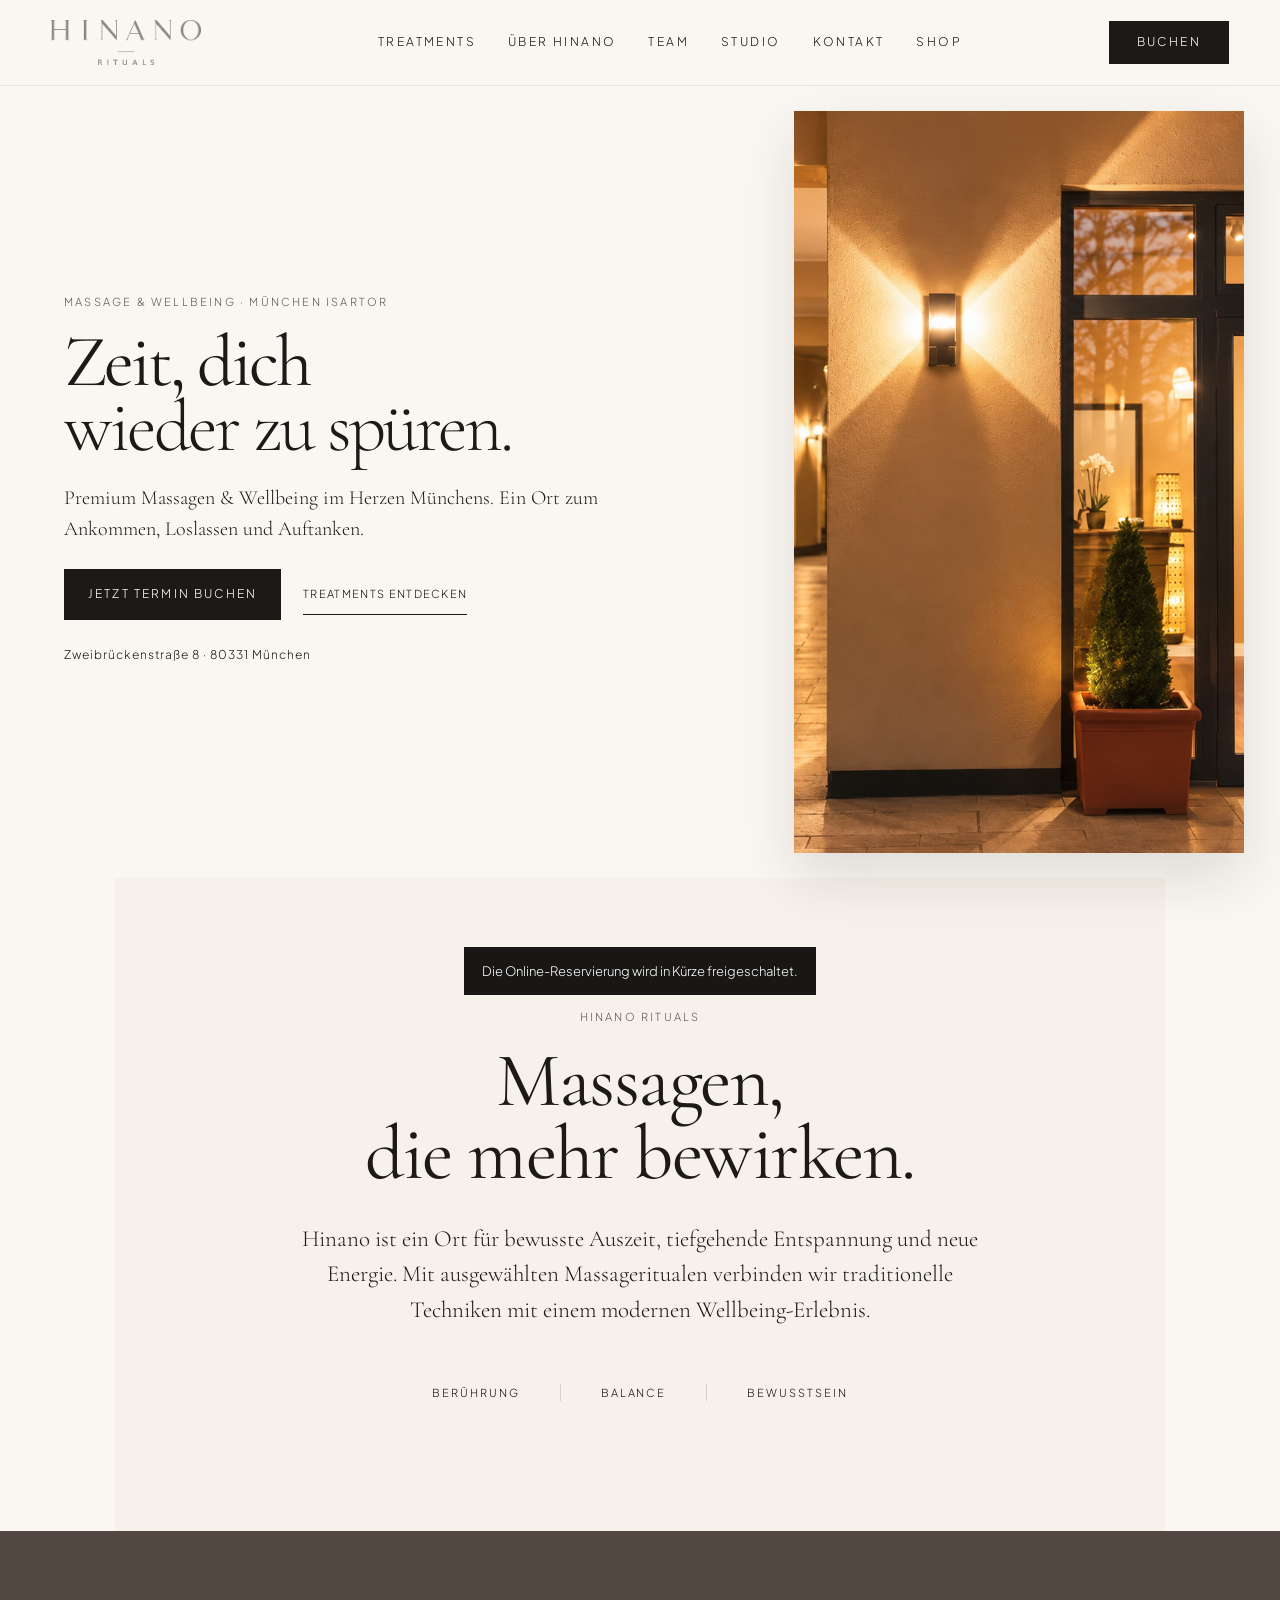
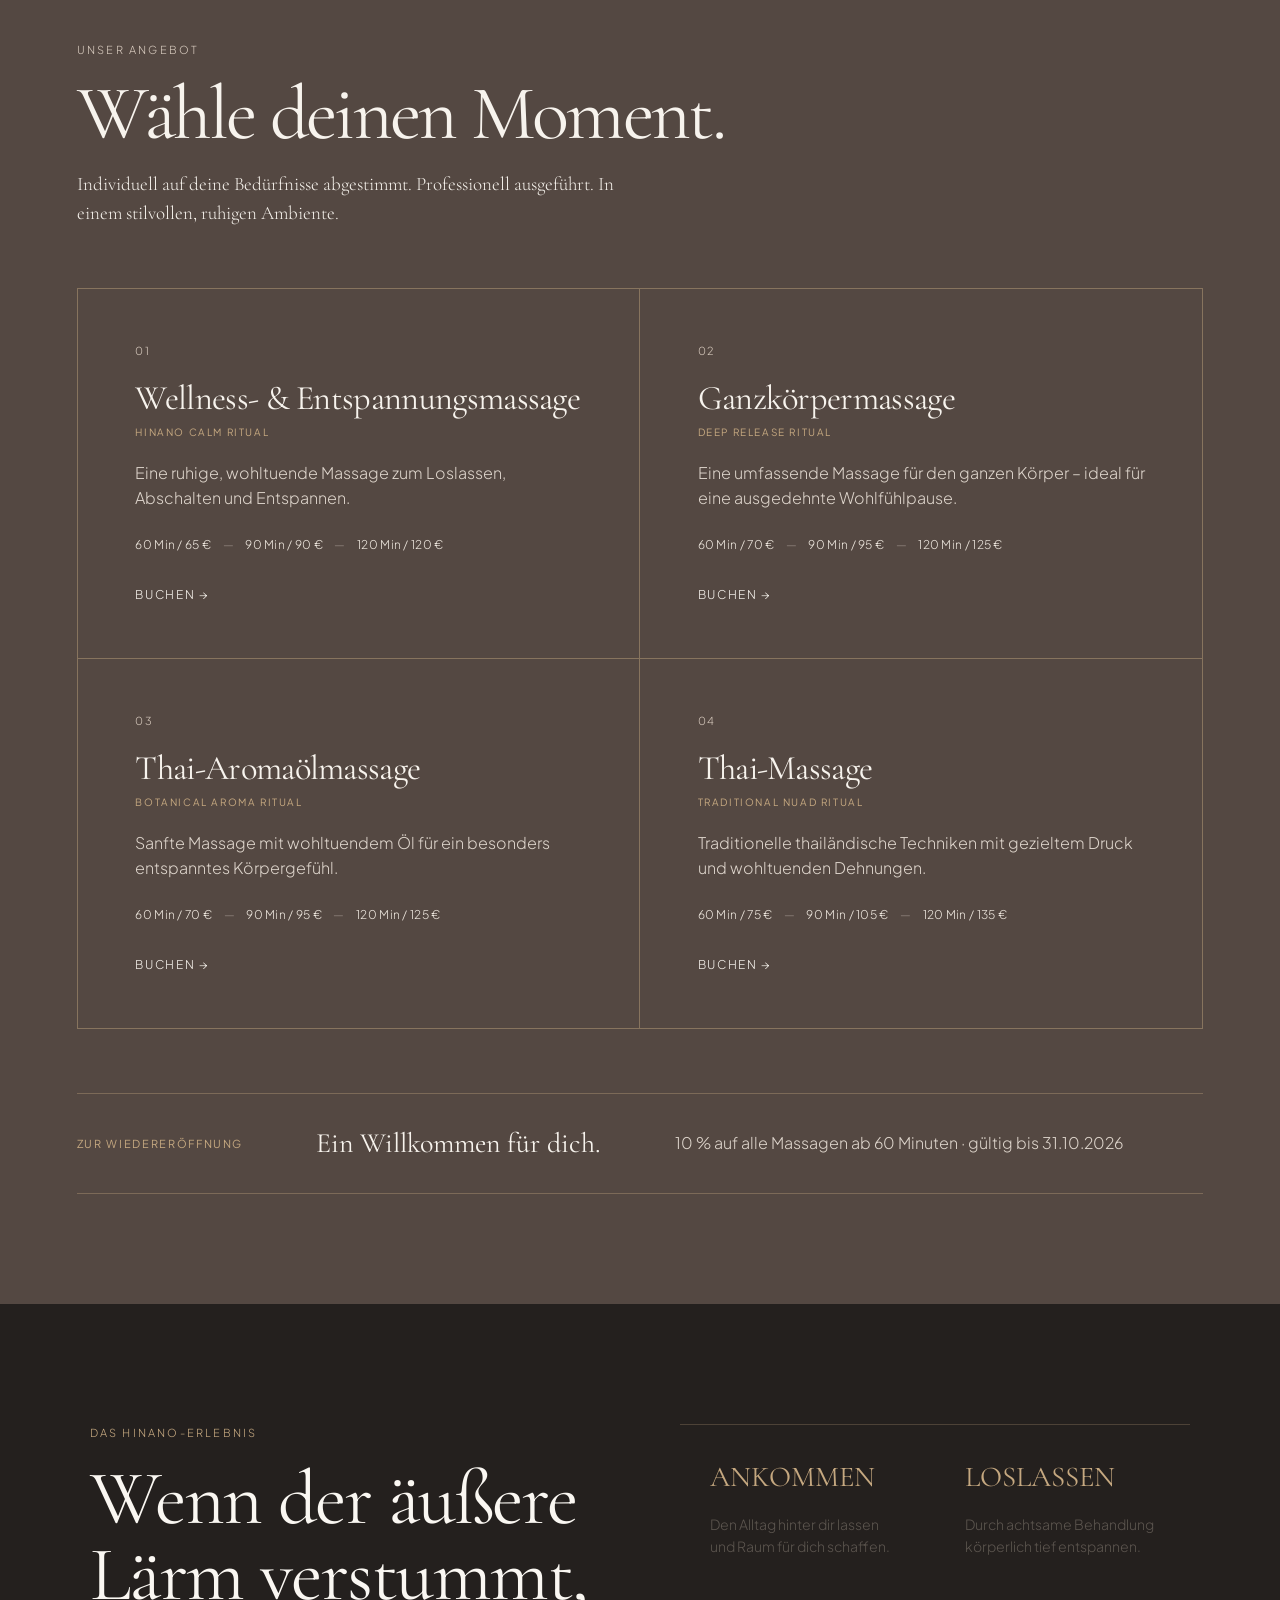
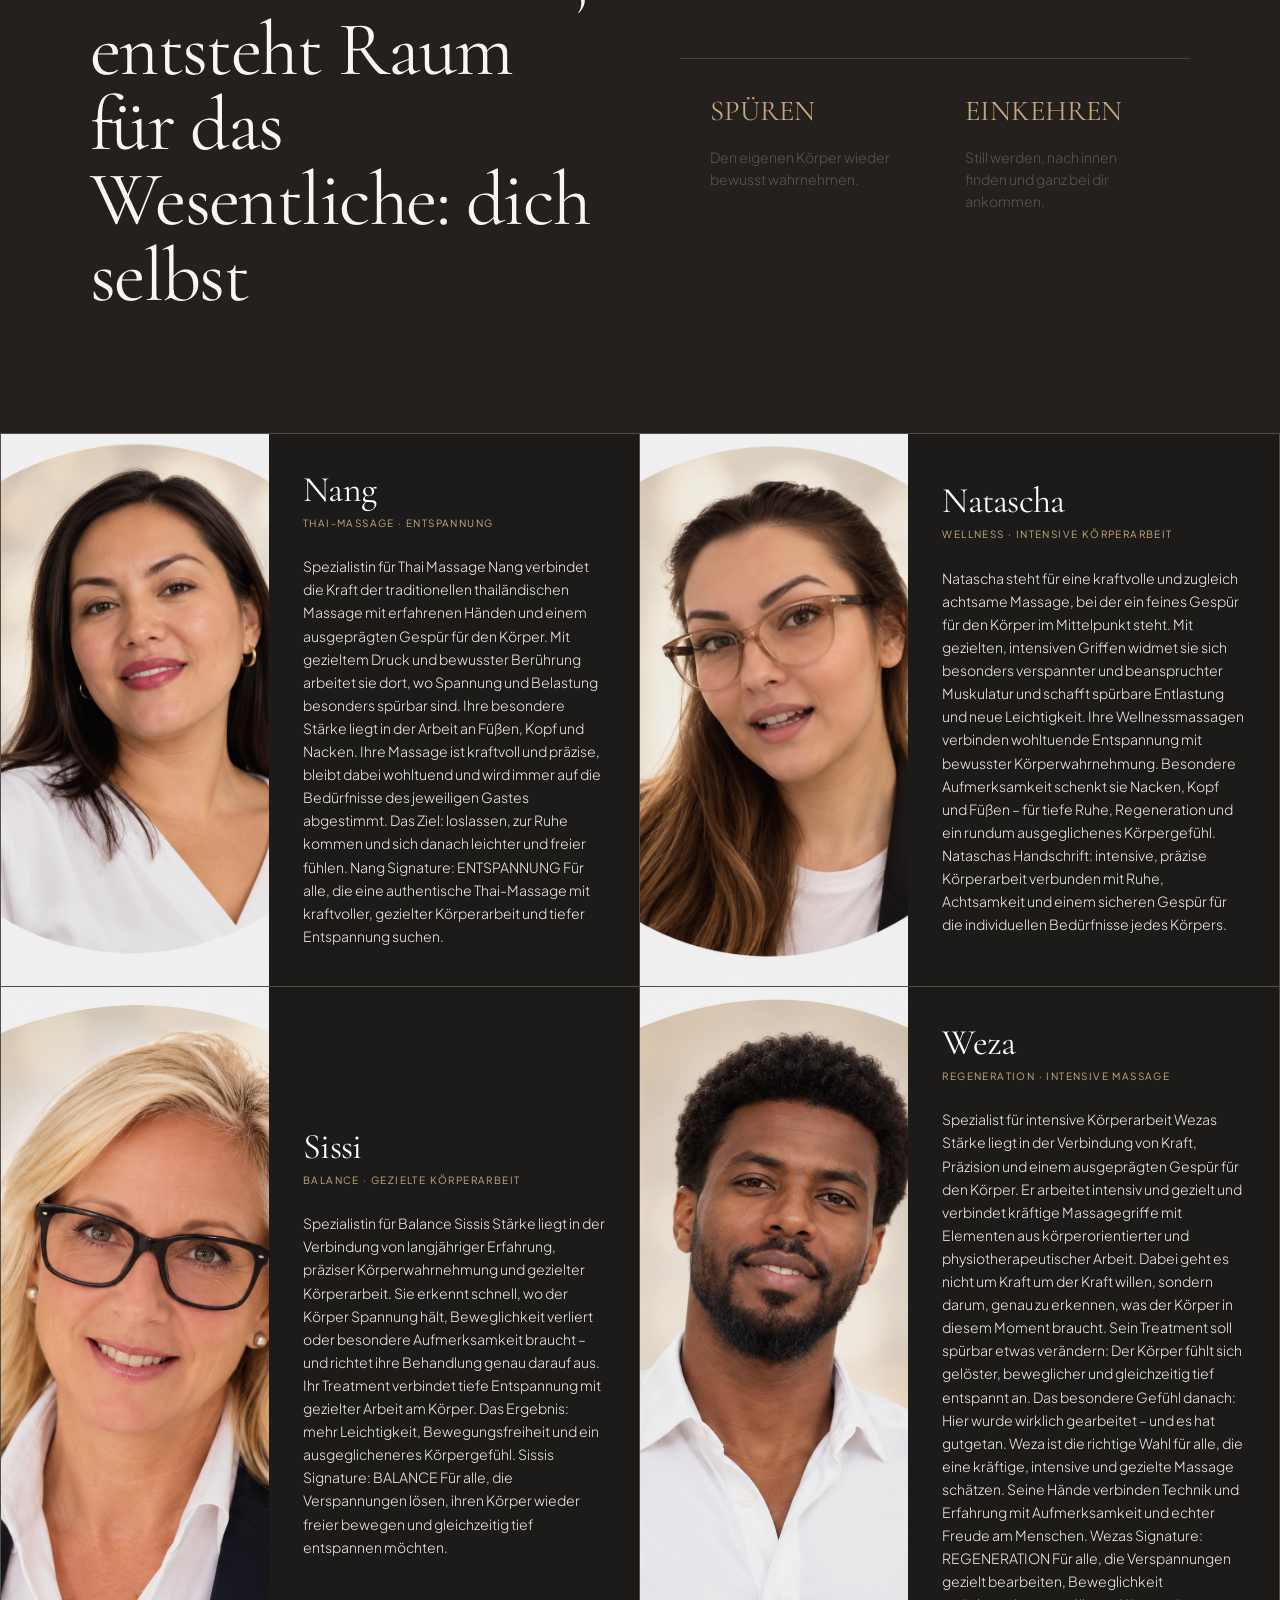
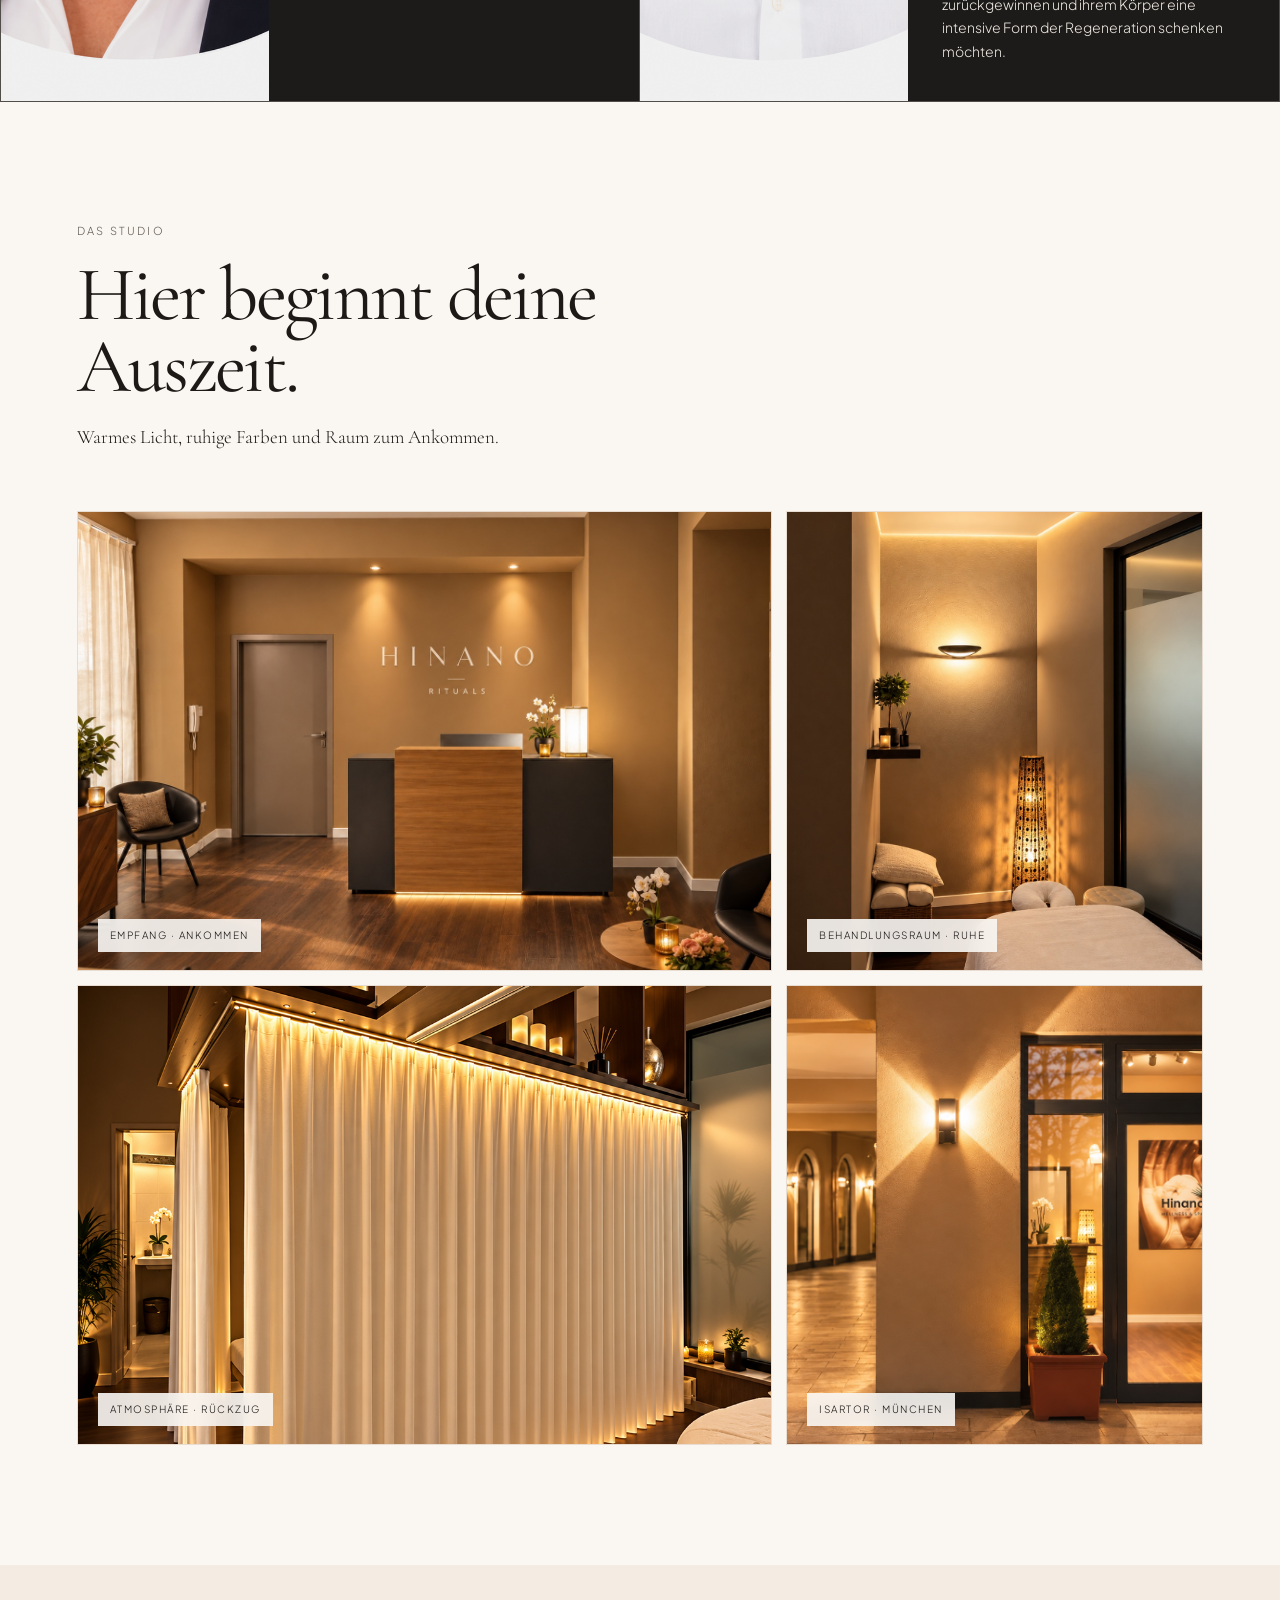
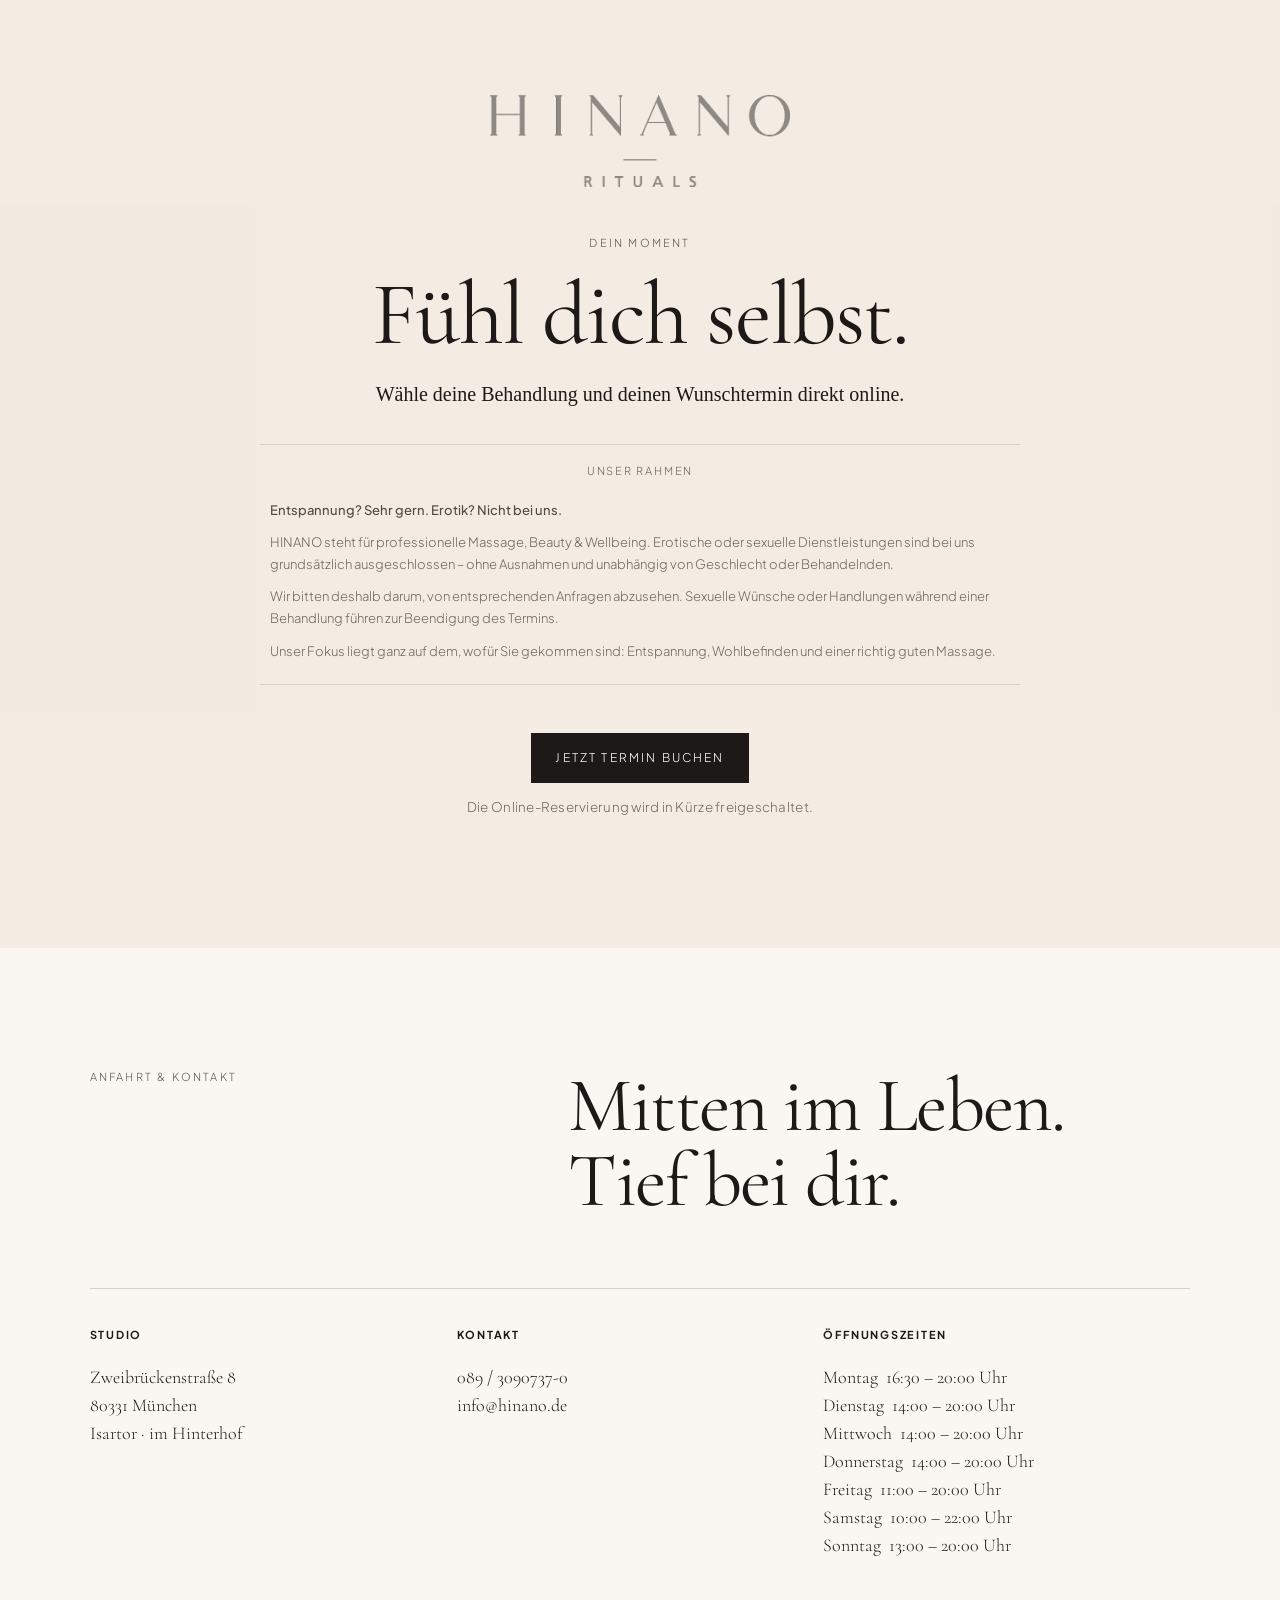
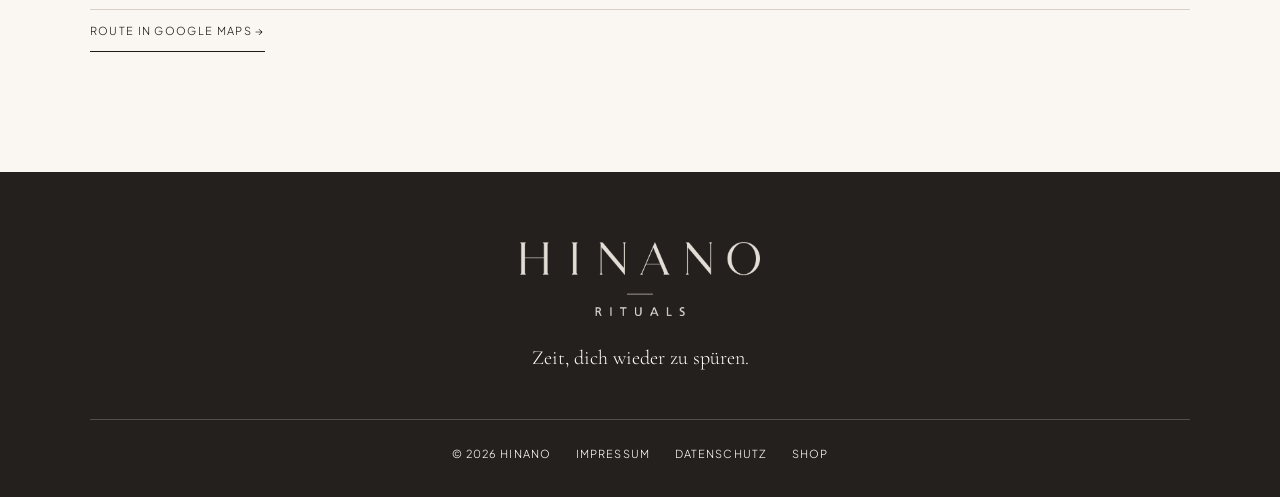
<file: index.html>
<!doctype html><html lang="de"><head><meta charset="utf-8"><meta name="viewport" content="width=device-width,initial-scale=1"><meta name="theme-color" content="#f3efe8"><title>Hinano Rituals · Massage München Isartor</title><meta name="description" content="Hinano Rituals in München am Isartor – bewusste Auszeit, tiefgehende Entspannung und ausgewählte Massagerituale."><link rel="preconnect" href="https://fonts.googleapis.com"><link rel="preconnect" href="https://fonts.gstatic.com" crossorigin><link href="https://fonts.googleapis.com/css2?family=Cormorant+Garamond:ital,wght@0,300;0,400;0,500;0,600;1,400&family=Plus+Jakarta+Sans:wght@300;400;500;600&display=swap" rel="stylesheet"><link rel="stylesheet" href="styles.css"><style>
  /* Fix: Einheitliche Randabstände und Textpositionen für alle 4 Behandlungsfelder */
  @media (min-width: 901px) {
    .treatments .cards {
      border: 1px solid rgba(197, 168, 128, 0.45) !important;
      display: grid !important;
      grid-template-columns: 1fr 1fr !important;
    }
    .treatments .cards article {
      padding: 48px 4.5vw 52px 4.5vw !important;
      border: 0 !important;
      border-bottom: 1px solid rgba(197, 168, 128, 0.45) !important;
      background: transparent !important;
      transform: none !important;
      box-shadow: none !important;
    }
    .treatments .cards article:nth-child(odd) {
      border-right: 1px solid rgba(197, 168, 128, 0.45) !important;
    }
    .treatments .cards article:nth-child(even) {
      padding-left: 4.5vw !important;
      padding-right: 4.5vw !important;
    }
    .treatments .cards article:nth-last-child(-n+2) {
      border-bottom: 0 !important;
    }
  }
</style></head><body>
<header class="site-header"><a class="brand" href="#top" aria-label="Hinano Startseite"><img src="assets/hinano-logo-transparent.png" alt="Hinano Rituals"></a><nav><a href="#treatments">Treatments</a><a href="#hinano">Über Hinano</a><a href="#team">Team</a><a href="#studio">Studio</a><a href="#kontakt">Kontakt</a><a href="shop.html">Shop</a></nav><a class="book small" href="#buchen">Buchen</a><button class="menu" aria-label="Menü öffnen">Menü</button></header>
<div class="mobile-nav"><a href="#treatments">Treatments</a><a href="#hinano">Über Hinano</a><a href="#team">Team</a><a href="#studio">Studio</a><a href="#kontakt">Kontakt</a><a href="shop.html">Shop</a><a href="#buchen">Termin buchen</a></div>
<main id="top">
<section class="hero"><div class="hero-copy"><p class="eyebrow">Massage &amp; Wellbeing · München Isartor</p><h1>Zeit, dich<br><em>wieder zu spüren.</em></h1><p class="lead">Premium Massagen &amp; Wellbeing im Herzen Münchens. Ein Ort zum Ankommen, Loslassen und Auftanken.</p><div class="actions"><a class="book" href="#buchen">Jetzt Termin buchen</a><a class="quiet" href="#treatments">Treatments entdecken</a></div><p class="location">Zweibrückenstraße 8 · 80331 München</p></div><div class="hero-image"><img src="assets/studio-eingang.png" alt="Eingang des Hinano Studios am Isartor"></div></section>
<section class="statement" id="hinano"><p class="eyebrow">Hinano Rituals</p><h2>Massagen,<br>die mehr bewirken.</h2><p>Hinano ist ein Ort für bewusste Auszeit, tiefgehende Entspannung und neue Energie. Mit ausgewählten Massageritualen verbinden wir traditionelle Techniken mit einem modernen Wellbeing-Erlebnis.</p><div class="pillars"><span>Berührung</span><span>Balance</span><span>Bewusstsein</span></div></section>
<section class="treatments" id="treatments"><div class="section-title"><p class="eyebrow">Unser Angebot</p><h2>Wähle deinen Moment.</h2><p>Individuell auf deine Bedürfnisse abgestimmt. Professionell ausgeführt. In einem stilvollen, ruhigen Ambiente.</p></div><div class="cards">
<article><span>01</span><h3>Wellness- &amp; Entspannungsmassage</h3><p class="ritual-name">Hinano Calm Ritual</p><p>Eine ruhige, wohltuende Massage zum Loslassen, Abschalten und Entspannen.</p><p class="prices">60 Min / 65 € <i>—</i> 90 Min / 90 € <i>—</i> 120 Min / 120 €</p><a href="#buchen">Buchen →</a></article>
<article><span>02</span><h3>Ganzkörpermassage</h3><p class="ritual-name">Deep Release Ritual</p><p>Eine umfassende Massage für den ganzen Körper – ideal für eine ausgedehnte Wohlfühlpause.</p><p class="prices">60 Min / 70 € <i>—</i> 90 Min / 95 € <i>—</i> 120 Min / 125 €</p><a href="#buchen">Buchen →</a></article>
<article><span>03</span><h3>Thai-Aromaölmassage</h3><p class="ritual-name">Botanical Aroma Ritual</p><p>Sanfte Massage mit wohltuendem Öl für ein besonders entspanntes Körpergefühl.</p><p class="prices">60 Min / 70 € <i>—</i> 90 Min / 95 € <i>—</i> 120 Min / 125 €</p><a href="#buchen">Buchen →</a></article>
<article><span>04</span><h3>Thai-Massage</h3><p class="ritual-name">Traditional Nuad Ritual</p><p>Traditionelle thailändische Techniken mit gezieltem Druck und wohltuenden Dehnungen.</p><p class="prices">60 Min / 75 € <i>—</i> 90 Min / 105 € <i>—</i> 120 Min / 135 €</p><a href="#buchen">Buchen →</a></article>
</div><div class="offer"><span>Zur Wiedereröffnung</span><strong>Ein Willkommen für dich.</strong><p>10 % auf alle Massagen ab 60 Minuten · gültig bis 31.10.2026</p></div></section>
<section class="experience"><div><p class="eyebrow">Das Hinano-Erlebnis</p><h2>Wenn der äußere Lärm verstummt, entsteht Raum für das Wesentliche: dich selbst</h2></div><div class="experience-grid"><article><b>ANKOMMEN</b><p>Den Alltag hinter dir lassen und Raum für dich schaffen.</p></article><article><b>LOSLASSEN</b><p>Durch achtsame Behandlung körperlich tief entspannen.</p></article><article><b>SPÜREN</b><p>Den eigenen Körper wieder bewusst wahrnehmen.</p></article><article><b>EINKEHREN</b><p>Still werden, nach innen finden und ganz bei dir ankommen.</p></article></div></section>
<section class="team" id="team"><div class="team-intro"><p class="eyebrow">Unser Team</p><h2>Erfahrene Hände.<br>Mit Feingefühl.</h2><p>Jede Massage trägt eine eigene Handschrift. Lerne unser Team und seine Schwerpunkte kennen.</p></div><div class="team-grid">
<article class="team-card"><img src="assets/team-nang.png" alt="Nang – Spezialistin für Thai-Massage"><div><h3>Nang</h3><p class="team-role">Thai-Massage · Entspannung</p><p>Spezialistin für Thai Massage Nang verbindet die Kraft der traditionellen thailändischen Massage mit erfahrenen Händen und einem ausgeprägten Gespür für den Körper. Mit gezieltem Druck und bewusster Berührung arbeitet sie dort, wo Spannung und Belastung besonders spürbar sind. Ihre besondere Stärke liegt in der Arbeit an Füßen, Kopf und Nacken. Ihre Massage ist kraftvoll und präzise, bleibt dabei wohltuend und wird immer auf die Bedürfnisse des jeweiligen Gastes abgestimmt. Das Ziel: loslassen, zur Ruhe kommen und sich danach leichter und freier fühlen. Nang Signature: ENTSPANNUNG Für alle, die eine authentische Thai-Massage mit kraftvoller, gezielter Körperarbeit und tiefer Entspannung suchen.</p></div></article>
<article class="team-card"><img src="assets/team-natascha.png" alt="Natascha – Massage und intensive Körperarbeit"><div><h3>Natascha</h3><p class="team-role">Wellness · intensive Körperarbeit</p><p>Natascha steht für eine kraftvolle und zugleich achtsame Massage, bei der ein feines Gespür für den Körper im Mittelpunkt steht. Mit gezielten, intensiven Griffen widmet sie sich besonders verspannter und beanspruchter Muskulatur und schafft spürbare Entlastung und neue Leichtigkeit. Ihre Wellnessmassagen verbinden wohltuende Entspannung mit bewusster Körperwahrnehmung. Besondere Aufmerksamkeit schenkt sie Nacken, Kopf und Füßen – für tiefe Ruhe, Regeneration und ein rundum ausgeglichenes Körpergefühl. Nataschas Handschrift: intensive, präzise Körperarbeit verbunden mit Ruhe, Achtsamkeit und einem sicheren Gespür für die individuellen Bedürfnisse jedes Körpers.</p></div></article>
<article class="team-card"><img src="assets/team-sissi.png" alt="Sissi – Spezialistin für Balance"><div><h3>Sissi</h3><p class="team-role">Balance · gezielte Körperarbeit</p><p>Spezialistin für Balance Sissis Stärke liegt in der Verbindung von langjähriger Erfahrung, präziser Körperwahrnehmung und gezielter Körperarbeit. Sie erkennt schnell, wo der Körper Spannung hält, Beweglichkeit verliert oder besondere Aufmerksamkeit braucht – und richtet ihre Behandlung genau darauf aus. Ihr Treatment verbindet tiefe Entspannung mit gezielter Arbeit am Körper. Das Ergebnis: mehr Leichtigkeit, Bewegungsfreiheit und ein ausgeglicheneres Körpergefühl. Sissis Signature: BALANCE Für alle, die Verspannungen lösen, ihren Körper wieder freier bewegen und gleichzeitig tief entspannen möchten.</p></div></article>
<article class="team-card"><img src="assets/team-wezz.png" alt="Wezz – Spezialist für intensive Körperarbeit"><div><h3>Weza</h3><p class="team-role">Regeneration · intensive Massage</p><p>Spezialist für intensive Körperarbeit Wezas Stärke liegt in der Verbindung von Kraft, Präzision und einem ausgeprägten Gespür für den Körper. Er arbeitet intensiv und gezielt und verbindet kräftige Massagegriffe mit Elementen aus körperorientierter und physiotherapeutischer Arbeit. Dabei geht es nicht um Kraft um der Kraft willen, sondern darum, genau zu erkennen, was der Körper in diesem Moment braucht. Sein Treatment soll spürbar etwas verändern: Der Körper fühlt sich gelöster, beweglicher und gleichzeitig tief entspannt an. Das besondere Gefühl danach: Hier wurde wirklich gearbeitet – und es hat gutgetan. Weza ist die richtige Wahl für alle, die eine kräftige, intensive und gezielte Massage schätzen. Seine Hände verbinden Technik und Erfahrung mit Aufmerksamkeit und echter Freude am Menschen. Wezas Signature: REGENERATION Für alle, die Verspannungen gezielt bearbeiten, Beweglichkeit zurückgewinnen und ihrem Körper eine intensive Form der Regeneration schenken möchten.</p></div></article>
</div></section>
<section class="studio" id="studio"><div class="section-title"><p class="eyebrow">Das Studio</p><h2>Hier beginnt deine Auszeit.</h2><p>Warmes Licht, ruhige Farben und Raum zum Ankommen.</p></div><div class="gallery gallery-new">
<figure class="gallery-reception"><img src="assets/studio-empfang-neu.png" alt="Empfangsbereich des Hinano Studios"><figcaption>Empfang · Ankommen</figcaption></figure>
<figure class="gallery-treatment"><img src="assets/behandlungsraum.png" alt="Behandlungsraum im Hinano Studio"><figcaption>Behandlungsraum · Ruhe</figcaption></figure>
<figure class="gallery-curtains"><img src="assets/studio-vorhaenge.png" alt="Massagebereich des Hinano Studios mit warmem Licht"><figcaption>Atmosphäre · Rückzug</figcaption></figure>
<figure class="gallery-entrance"><img src="assets/studio-eingang.png" alt="Eingang des Hinano Studios"><figcaption>Isartor · München</figcaption></figure>
</div></section>
<section class="booking" id="buchen"><img src="assets/hinano-logo-transparent.png" alt="Hinano Rituals"><p class="eyebrow">Dein Moment</p><h2>Fühl dich selbst.</h2><p>Wähle deine Behandlung und deinen Wunschtermin direkt online.</p><section class="booking-note" aria-labelledby="booking-note-title">
  <p class="booking-note-title" id="booking-note-title">Unser Rahmen</p>
  <div class="booking-note-content">
    <p><strong>Entspannung? Sehr gern. Erotik? Nicht bei uns.</strong></p>
    <p>HINANO steht für professionelle Massage, Beauty &amp; Wellbeing. Erotische oder sexuelle Dienstleistungen sind bei uns grundsätzlich ausgeschlossen – ohne Ausnahmen und unabhängig von Geschlecht oder Behandelnden.</p>
    <p>Wir bitten deshalb darum, von entsprechenden Anfragen abzusehen. Sexuelle Wünsche oder Handlungen während einer Behandlung führen zur Beendigung des Termins.</p>
    <p>Unser Fokus liegt ganz auf dem, wofür Sie gekommen sind: Entspannung, Wohlbefinden und einer richtig guten Massage.</p>
  </div>
</section>
<a class="book treatwell" href="#" data-placeholder="true">Jetzt Termin buchen</a><small>Die Online-Reservierung wird in Kürze freigeschaltet.</small></section>
<section class="contact" id="kontakt"><div><p class="eyebrow">Anfahrt &amp; Kontakt</p><h2>Mitten im Leben.<br>Tief bei dir.</h2></div><div class="contact-grid"><div><b>Studio</b><p>Zweibrückenstraße 8<br>80331 München<br>Isartor · im Hinterhof</p></div><div><b>Kontakt</b><p><a href="tel:+498930907370">089 / 3090737-0</a><br><a href="mailto:info@hinano.de">info@hinano.de</a></p></div><div><b>Öffnungszeiten</b><p>Montag&nbsp;&nbsp;16:30 – 20:00 Uhr<br>Dienstag&nbsp;&nbsp;14:00 – 20:00 Uhr<br>Mittwoch&nbsp;&nbsp;14:00 – 20:00 Uhr<br>Donnerstag&nbsp;&nbsp;14:00 – 20:00 Uhr<br>Freitag&nbsp;&nbsp;11:00 – 20:00 Uhr<br>Samstag&nbsp;&nbsp;10:00 – 22:00 Uhr<br>Sonntag&nbsp;&nbsp;13:00 – 20:00 Uhr</p></div></div><a class="quiet" href="https://www.google.com/maps/search/?api=1&amp;query=Zweibr%C3%BCckenstra%C3%9Fe+8%2C+80331+M%C3%BCnchen" target="_blank" rel="noopener">Route in Google Maps →</a></section>
</main>
<footer><img src="assets/hinano-logo-transparent.png" alt="Hinano Rituals"><p>Zeit, dich wieder zu spüren.</p><div><span>© 2026 Hinano</span><a href="impressum.html">Impressum</a><a href="datenschutz.html">Datenschutz</a><a href="shop.html">Shop</a></div></footer>
<div class="notice" role="status">Die Online-Reservierung wird in Kürze freigeschaltet.</div><script src="script.js"></script></body></html>
</file>
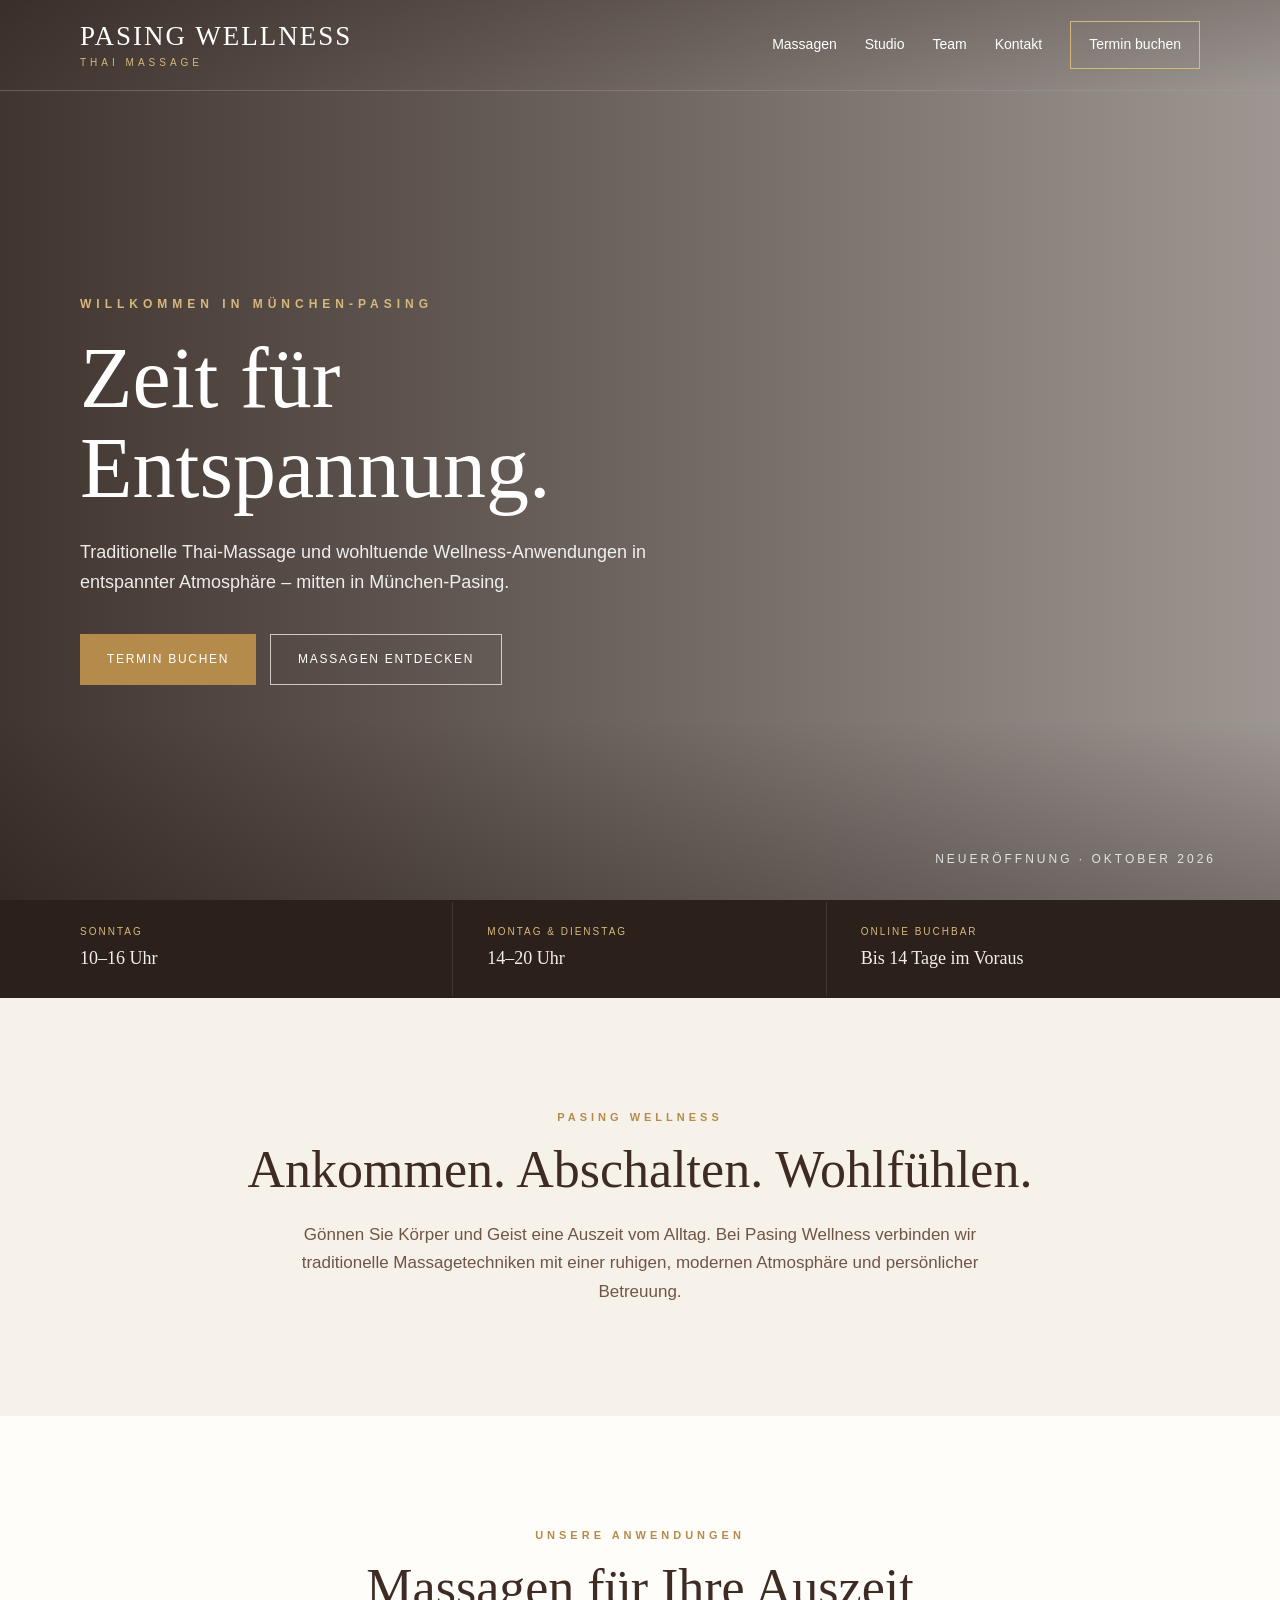
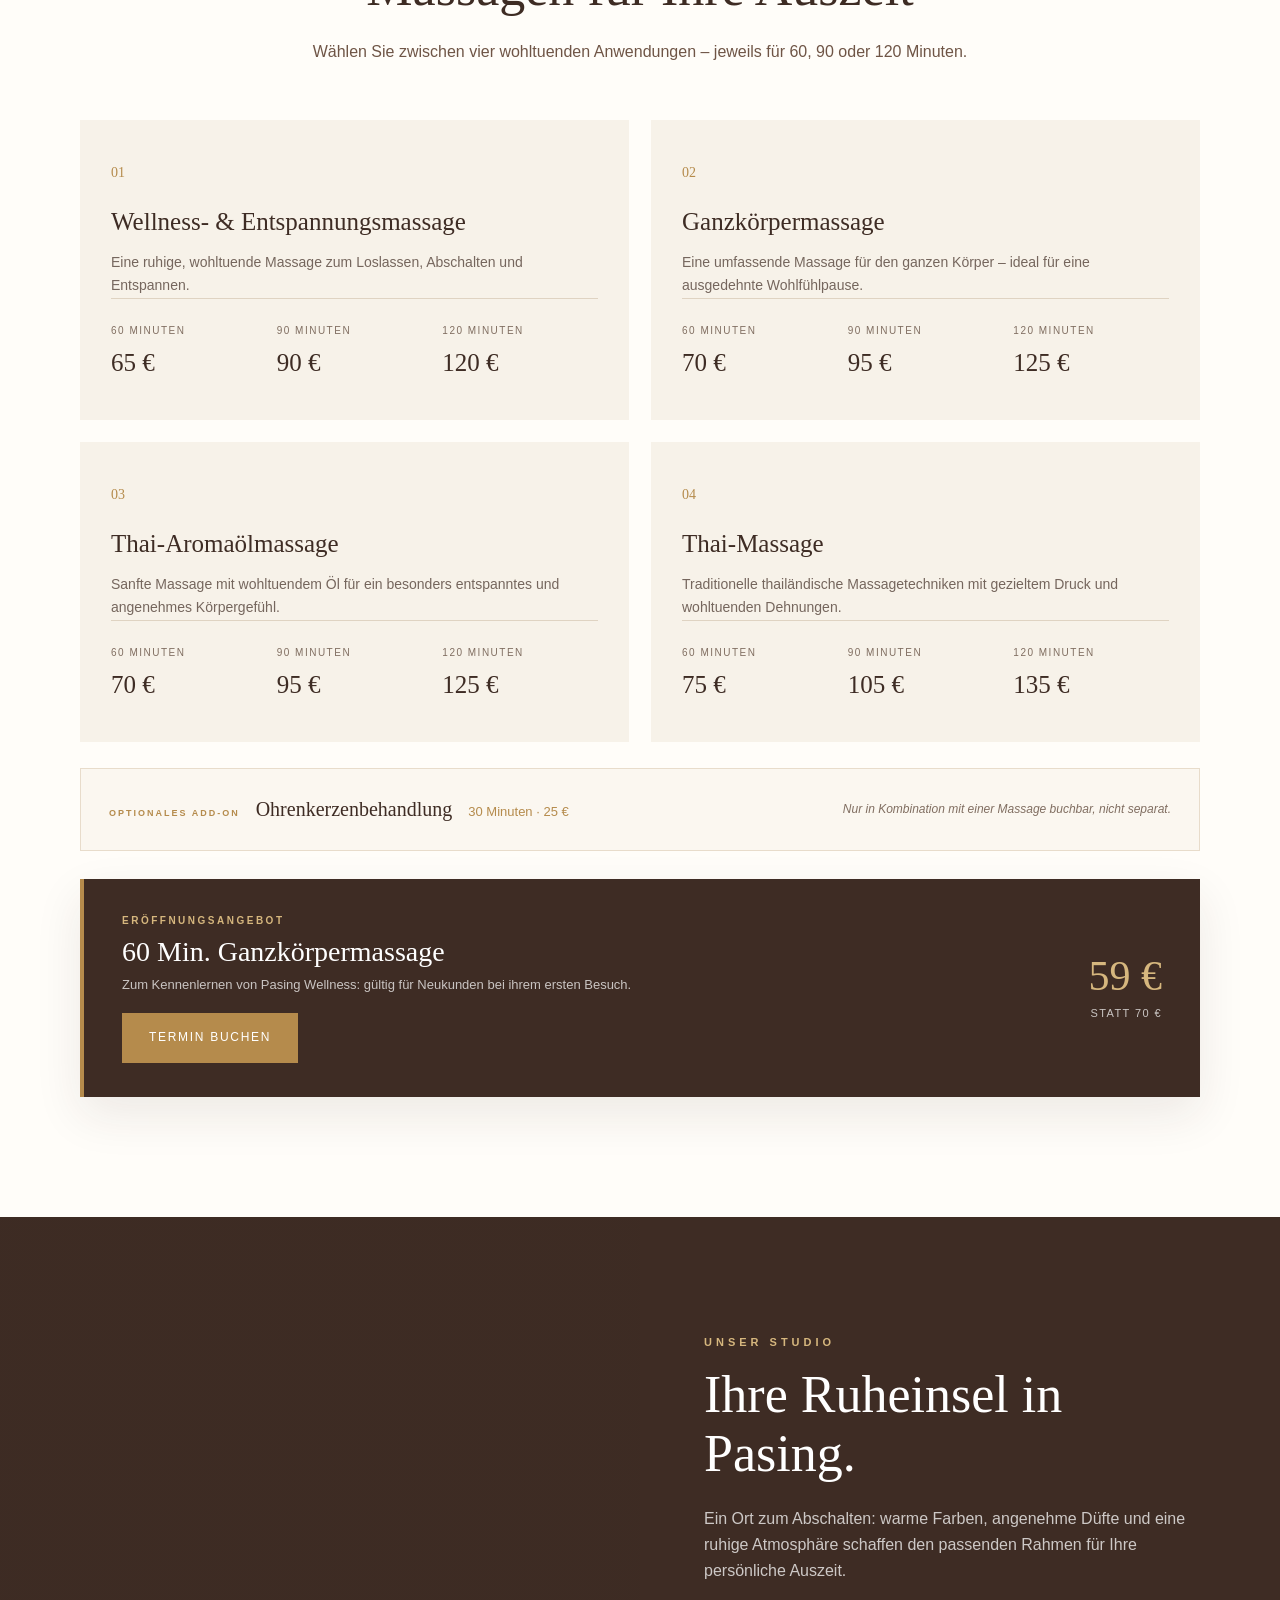
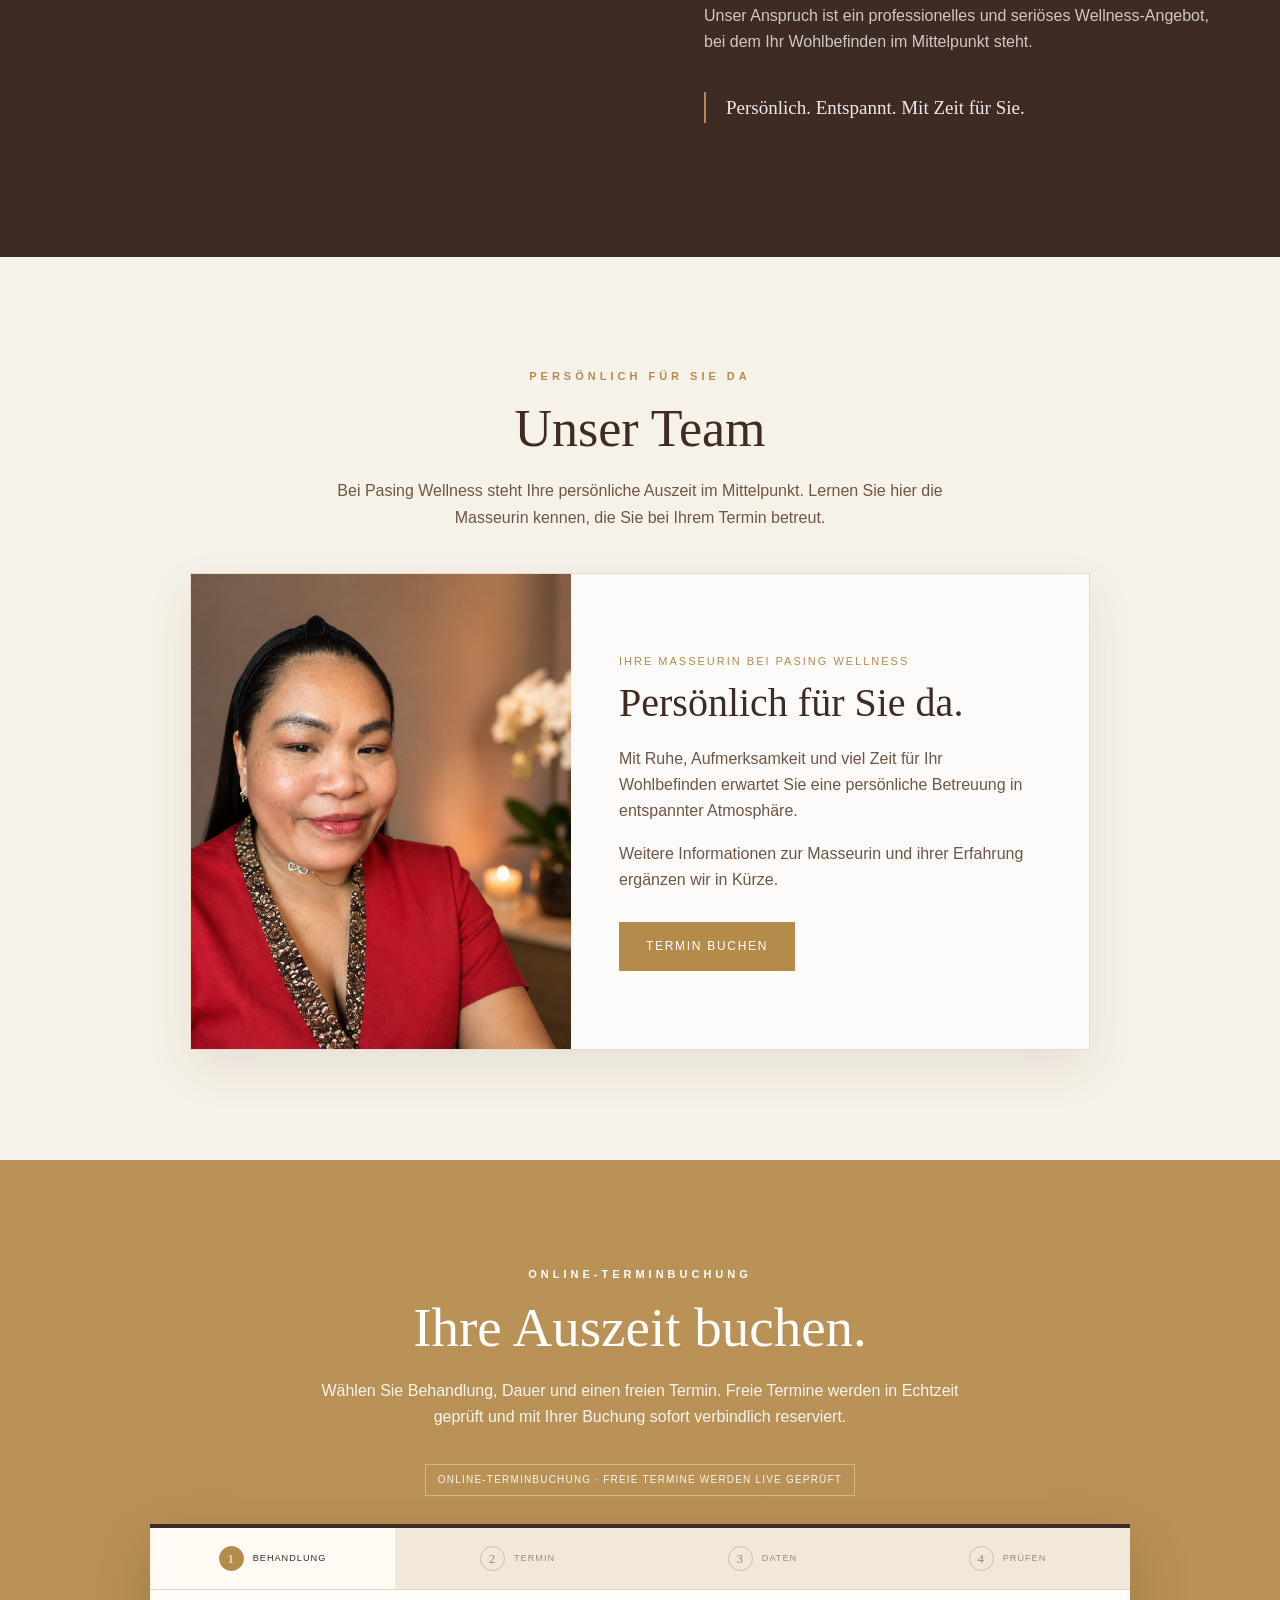
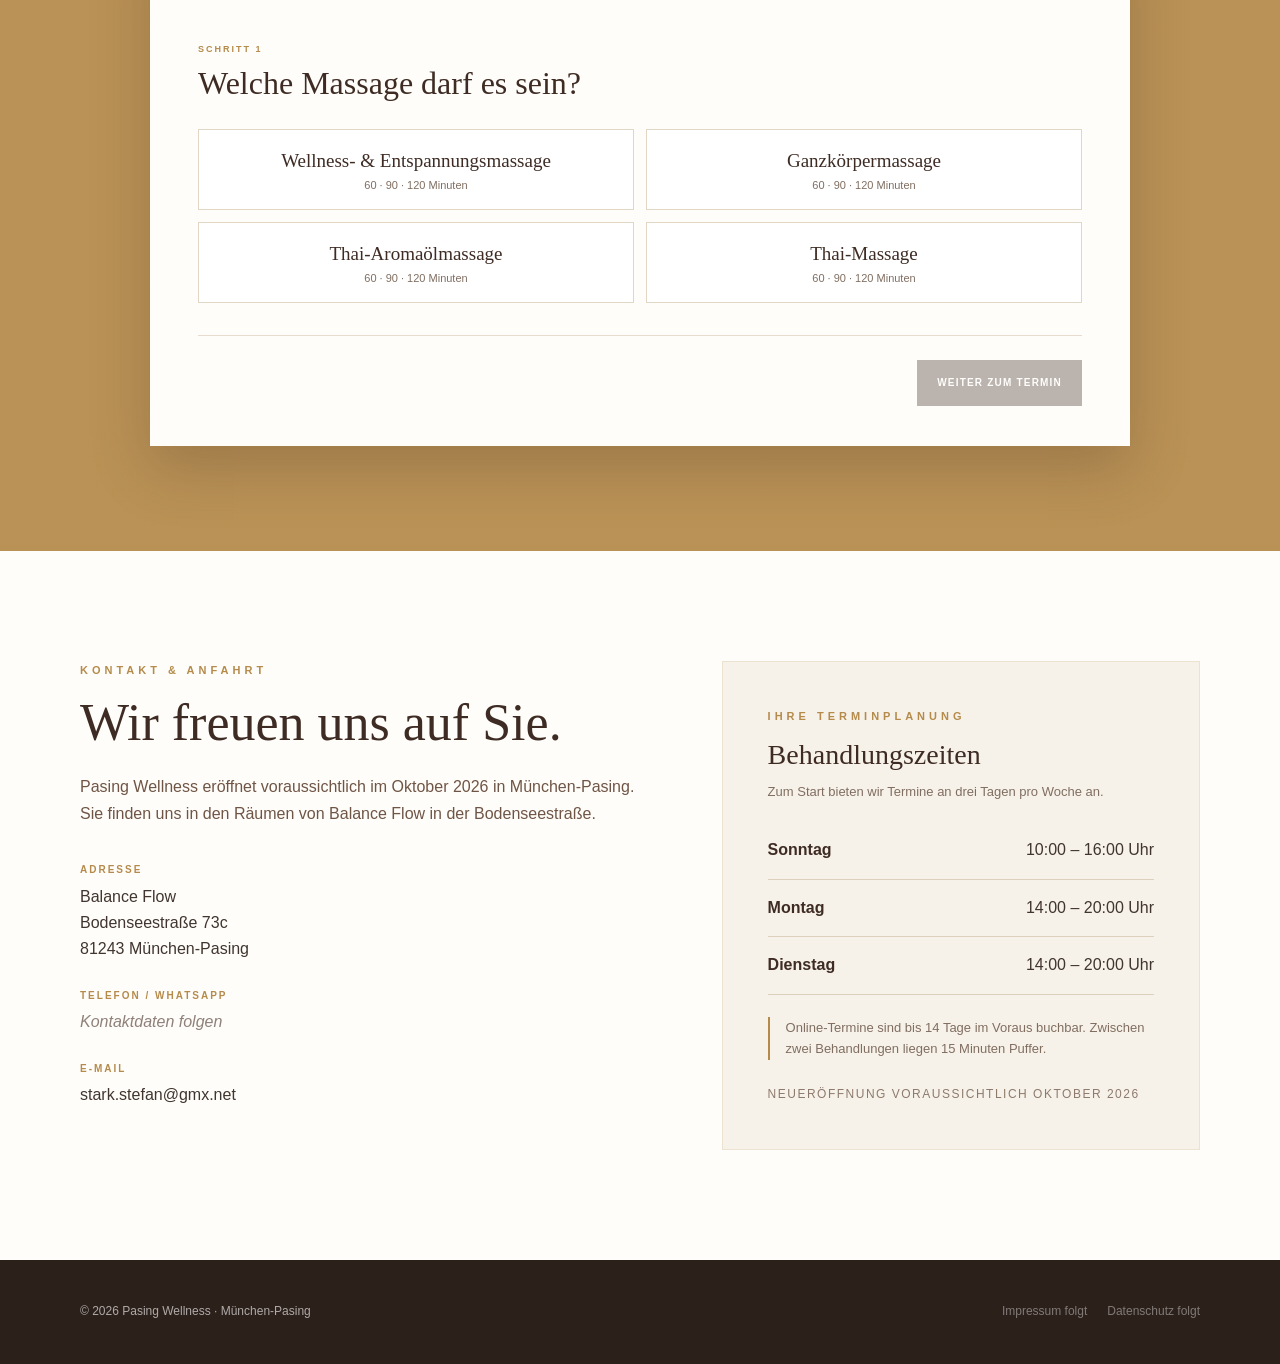
<file: booking-prototype.html>
<!DOCTYPE html>
<html lang="de">
<head>
  <meta charset="UTF-8">
  <meta name="viewport" content="width=device-width, initial-scale=1.0">
  <meta name="description" content="Pasing Wellness – Thai Massage & Wellness in München-Pasing. Neueröffnung voraussichtlich im Oktober 2026. Online-Terminbuchung für Massage-Termine in Vorbereitung.">
  <meta name="theme-color" content="#3e2c24">
  <title>Pasing Wellness | Thai Massage in München-Pasing</title>

  <style>
    :root {
      --cream: #f7f2e9;
      --cream-dark: #eee4d4;
      --brown: #3e2c24;
      --brown-deep: #2c201b;
      --brown-light: #6f5546;
      --gold: #b58b4c;
      --gold-light: #d6b77e;
      --white: #fffdf9;
      --text: #40352f;
      --muted: #806e61;
      --line: #ded2c1;
      --shadow: 0 18px 45px rgba(55, 37, 28, .09);
    }

    * {
      box-sizing: border-box;
      margin: 0;
      padding: 0;
    }

    html {
      scroll-behavior: smooth;
      scroll-padding-top: 90px;
    }

    body {
      font-family: Arial, Helvetica, sans-serif;
      color: var(--text);
      background: var(--white);
      line-height: 1.65;
      -webkit-font-smoothing: antialiased;
    }

    h1, h2, h3 {
      font-family: Georgia, "Times New Roman", serif;
      font-weight: normal;
      color: var(--brown);
      line-height: 1.14;
    }

    a {
      text-decoration: none;
      color: inherit;
    }

    .container {
      width: min(1120px, 90%);
      margin: auto;
    }

    .section-label {
      color: var(--gold);
      text-transform: uppercase;
      letter-spacing: 4px;
      font-size: 11px;
      margin-bottom: 14px;
      font-weight: 700;
    }

    .section-note {
      display: inline-block;
      margin-top: 16px;
      color: var(--muted);
      font-size: 12px;
      letter-spacing: .2px;
    }


    .booking-loading { font-size:13px;color:var(--muted);padding:10px 0; }
    .booking-demo-badge.live-ready { background:rgba(255,255,255,.12);border-color:rgba(255,255,255,.32); }
    .booking-demo-badge.live-error { background:#7d3d32;border-color:#a45d50; }
    .wizard-btn[aria-busy="true"] { opacity:.65;cursor:wait; }
    .time-btn[disabled], .date-btn[disabled] { opacity:.45;cursor:not-allowed; }

    /* HEADER */

    header {
      position: absolute;
      width: 100%;
      z-index: 10;
      color: white;
      border-bottom: 1px solid rgba(255,255,255,.22);
      background: linear-gradient(to bottom, rgba(32,21,16,.20), transparent);
    }

    nav {
      min-height: 90px;
      display: flex;
      align-items: center;
      justify-content: space-between;
      gap: 30px;
    }

    .logo {
      display: flex;
      flex-direction: column;
      line-height: 1.1;
      flex-shrink: 0;
    }

    .logo-main {
      font-family: Georgia, "Times New Roman", serif;
      font-size: 27px;
      letter-spacing: 2px;
    }

    .logo-sub {
      margin-top: 5px;
      font-size: 10px;
      text-transform: uppercase;
      letter-spacing: 4px;
      color: var(--gold-light);
    }

    .nav-links {
      display: flex;
      align-items: center;
      gap: 28px;
      font-size: 14px;
    }

    .nav-links a {
      transition: opacity .2s, background .2s, color .2s;
    }

    .nav-links a:hover {
      opacity: .72;
    }

    .nav-book {
      border: 1px solid var(--gold-light);
      padding: 11px 18px;
    }

    .nav-book:hover {
      opacity: 1 !important;
      background: var(--gold-light);
      color: var(--brown);
    }

    /* HERO */

    .hero {
      min-height: 100vh;
      display: flex;
      align-items: center;
      color: white;
      position: relative;
      background:
        linear-gradient(90deg, rgba(38,25,19,.88), rgba(38,25,19,.45)),
        url("https://images.unsplash.com/photo-1544161515-4ab6ce6db874?auto=format&fit=crop&w=2000&q=85")
        center/cover no-repeat;
    }

    .hero::after {
      content: "";
      position: absolute;
      inset: auto 0 0;
      height: 180px;
      background: linear-gradient(to top, rgba(22,14,11,.28), transparent);
      pointer-events: none;
    }

    .hero-content {
      position: relative;
      z-index: 2;
      max-width: 720px;
      padding-top: 80px;
    }

    .eyebrow {
      color: var(--gold-light);
      text-transform: uppercase;
      letter-spacing: 5px;
      font-size: 12px;
      margin-bottom: 20px;
      font-weight: 700;
    }

    .hero h1 {
      color: white;
      font-size: clamp(52px, 7vw, 86px);
      line-height: 1.04;
      margin-bottom: 25px;
      text-wrap: balance;
    }

    .hero p {
      max-width: 610px;
      font-size: 18px;
      color: rgba(255,255,255,.9);
      margin-bottom: 36px;
    }

    .buttons {
      display: flex;
      flex-wrap: wrap;
      gap: 14px;
    }

    .btn {
      display: inline-flex;
      align-items: center;
      justify-content: center;
      min-height: 48px;
      padding: 15px 27px;
      text-transform: uppercase;
      letter-spacing: 1.7px;
      font-size: 12px;
      transition: .25s;
      cursor: pointer;
    }

    .btn-gold {
      background: var(--gold);
      color: white;
    }

    .btn-gold:hover {
      background: #9e753d;
    }

    .btn-outline {
      border: 1px solid rgba(255,255,255,.7);
      color: white;
    }

    .btn-outline:hover {
      background: white;
      color: var(--brown);
    }

    .opening {
      position: absolute;
      z-index: 2;
      bottom: 30px;
      right: 5%;
      font-size: 12px;
      text-transform: uppercase;
      letter-spacing: 3px;
      color: rgba(255,255,255,.8);
    }

    /* QUICK INFO */

    .quick-info {
      background: var(--brown-deep);
      color: white;
    }

    .quick-info-grid {
      min-height: 98px;
      display: grid;
      grid-template-columns: repeat(3, 1fr);
      align-items: center;
    }

    .quick-item {
      padding: 22px 34px;
      border-right: 1px solid rgba(255,255,255,.10);
    }

    .quick-item:first-child {
      padding-left: 0;
    }

    .quick-item:last-child {
      border-right: 0;
    }

    .quick-label {
      display: block;
      color: var(--gold-light);
      font-size: 10px;
      text-transform: uppercase;
      letter-spacing: 2px;
      margin-bottom: 4px;
    }

    .quick-value {
      font-family: Georgia, "Times New Roman", serif;
      font-size: 18px;
      color: rgba(255,255,255,.93);
    }

    /* INTRO */

    .intro {
      padding: 110px 0;
      background: var(--cream);
      text-align: center;
    }

    .intro h2,
    .services h2,
    .studio h2,
    .contact h2 {
      font-size: clamp(36px, 5vw, 52px);
      margin-bottom: 22px;
    }

    .intro p {
      max-width: 760px;
      margin: auto;
      font-size: 17px;
      color: var(--brown-light);
    }

    /* SERVICES */

    .services {
      padding: 110px 0 120px;
    }

    .services-header {
      text-align: center;
      margin-bottom: 55px;
    }

    .services-header p {
      max-width: 670px;
      margin: 18px auto 0;
      color: var(--brown-light);
    }

    .service-grid {
      display: grid;
      grid-template-columns: repeat(3, 1fr);
      gap: 22px;
    }

    .service {
      min-height: 270px;
      padding: 40px 30px 34px;
      background: var(--cream);
      border: 1px solid transparent;
      border-bottom: 3px solid transparent;
      transition: .25s;
    }

    .service:hover {
      transform: translateY(-5px);
      border-color: #eadfce;
      border-bottom-color: var(--gold);
      box-shadow: var(--shadow);
    }

    .service-number {
      color: var(--gold);
      font-family: Georgia, serif;
      font-size: 14px;
      margin-bottom: 24px;
    }

    .service h3 {
      font-size: 25px;
      margin-bottom: 14px;
    }

    .service p {
      font-size: 14px;
      color: #75665d;
    }

    .duration {
      display: block;
      margin-top: 22px;
      text-transform: uppercase;
      letter-spacing: 1.8px;
      font-size: 10px;
      color: var(--gold);
    }

    .service-grid.priced {
      grid-template-columns: repeat(2, 1fr);
    }

    .service.priced-service {
      min-height: 300px;
      display: flex;
      flex-direction: column;
    }

    .price-row {
      margin-top: auto;
      padding-top: 24px;
      display: grid;
      grid-template-columns: repeat(3, 1fr);
      gap: 10px;
      border-top: 1px solid #dfd3c2;
    }

    .price-box {
      display: flex;
      flex-direction: column;
      gap: 3px;
    }

    .price-time {
      color: var(--muted);
      font-size: 10px;
      text-transform: uppercase;
      letter-spacing: 1.5px;
    }

    .price-value {
      font-family: Georgia, "Times New Roman", serif;
      font-size: 25px;
      color: var(--brown);
    }

    .launch-offer {
      margin-top: 28px;
      padding: 34px 38px;
      display: grid;
      grid-template-columns: 1fr auto;
      gap: 30px;
      align-items: center;
      background: var(--brown);
      color: white;
      box-shadow: var(--shadow);
      border-left: 4px solid var(--gold);
    }

    .launch-kicker {
      color: var(--gold-light);
      text-transform: uppercase;
      letter-spacing: 2.5px;
      font-size: 10px;
      font-weight: 700;
      margin-bottom: 6px;
    }

    .launch-offer h3 {
      color: white;
      font-size: 28px;
      margin-bottom: 6px;
    }

    .launch-offer p {
      color: rgba(255,255,255,.72);
      font-size: 13px;
    }

    .launch-price {
      min-width: 165px;
      text-align: right;
    }

    .launch-price strong {
      display: block;
      color: var(--gold-light);
      font-family: Georgia, "Times New Roman", serif;
      font-size: 42px;
      line-height: 1;
      font-weight: normal;
    }

    .launch-price span {
      display: block;
      margin-top: 7px;
      color: rgba(255,255,255,.72);
      font-size: 11px;
      text-transform: uppercase;
      letter-spacing: 1.4px;
    }

    .launch-offer .btn {
      margin-top: 18px;
      background: var(--gold);
      color: white;
    }

    .launch-offer .btn:hover {
      background: #9e753d;
    }


    .addon-note {
      margin-top: 26px;
      padding: 24px 28px;
      display: flex;
      align-items: center;
      justify-content: space-between;
      gap: 28px;
      background: #fbf7f0;
      border: 1px solid #e8dccb;
      color: var(--brown);
    }
    .addon-note > div { display:flex; align-items:baseline; gap:16px; flex-wrap:wrap; }
    .addon-note strong { font-family: Georgia, serif; font-size: 20px; font-weight: normal; }
    .addon-note span:not(.addon-kicker) { color: var(--gold); font-size:13px; }
    .addon-kicker { color:var(--gold); text-transform:uppercase; letter-spacing:2px; font-size:9px; font-weight:700; }
    .addon-note p { color:var(--muted); font-size:12px; font-style:italic; }

    .booking { padding: 105px 0 120px; }
    .booking-demo-badge {
      display:inline-block; margin: -8px auto 28px; padding:7px 12px; border:1px solid rgba(255,255,255,.32);
      font-size:10px; letter-spacing:1.2px; text-transform:uppercase; color:rgba(255,255,255,.9);
    }
    .booking-wizard {
      width:min(980px,100%); margin:0 auto; background:var(--white); color:var(--text); text-align:left;
      box-shadow:0 22px 55px rgba(60,38,27,.23); border-top:4px solid var(--brown);
    }
    .booking-progress { display:grid; grid-template-columns:repeat(4,1fr); background:#f1e8da; border-bottom:1px solid #e2d5c3; }
    .progress-step { padding:18px 12px; display:flex; align-items:center; justify-content:center; gap:9px; color:#9a897b; font-size:11px; text-transform:uppercase; letter-spacing:1px; }
    .progress-step span { width:25px;height:25px;border-radius:50%;display:grid;place-items:center;border:1px solid #cdbda8;font-family:Georgia,serif;font-size:13px; }
    .progress-step.active { color:var(--brown); background:#fffaf3; }
    .progress-step.active span { background:var(--gold);color:white;border-color:var(--gold); }
    .wizard-panel { display:none; padding:44px 48px 40px; }
    .wizard-panel.active { display:block; }
    .wizard-heading { margin-bottom:28px; }
    .wizard-heading h3 { font-size:32px; margin:4px 0 8px; }
    .wizard-heading p { color:var(--muted); font-size:13px; }
    .wizard-kicker { color:var(--gold); text-transform:uppercase; letter-spacing:2px; font-size:9px; font-weight:700; }
    .treatment-options { display:grid;grid-template-columns:1fr 1fr;gap:12px; }
    .treatment-card { border:1px solid #e2d6c5;background:#fff;padding:20px 20px 17px;cursor:pointer;transition:.2s;position:relative; }
    .treatment-card:hover { border-color:var(--gold-light);transform:translateY(-2px); }
    .treatment-card.selected { border-color:var(--gold);box-shadow:inset 0 0 0 1px var(--gold);background:#fffaf2; }
    .treatment-card h4 { font-family:Georgia,serif;font-size:19px;font-weight:normal;color:var(--brown);margin-bottom:5px; }
    .treatment-card small { color:var(--muted);font-size:11px; }
    .wizard-subsection { margin-top:28px;padding-top:25px;border-top:1px solid #e5dac9; }
    .wizard-subsection h4,.time-area h4 { font-size:12px;text-transform:uppercase;letter-spacing:1.5px;color:var(--brown);margin-bottom:12px; }
    .choice-row,.time-options { display:flex;gap:10px;flex-wrap:wrap; }
    .choice-btn,.time-btn { border:1px solid #d9cbb8;background:white;color:var(--brown);padding:11px 15px;cursor:pointer;font-size:13px;transition:.2s; }
    .choice-btn:hover,.time-btn:hover,.choice-btn.selected,.time-btn.selected { border-color:var(--gold);background:var(--gold);color:white; }
    .addon-choice { display:flex;align-items:center;gap:12px;padding:16px;border:1px solid #dfd2c0;cursor:pointer;background:#fff; }
    .addon-choice input,.first-visit input,.terms-check input { accent-color:var(--gold); }
    .addon-choice span:last-child { display:flex;flex-direction:column; }
    .addon-choice strong { color:var(--brown);font-size:14px; }
    .addon-choice small { color:var(--muted);font-size:11px;margin-top:2px; }
    .date-options { display:grid;grid-template-columns:repeat(3,1fr);gap:10px; }
    .date-btn { border:1px solid #dfd3c2;background:white;color:var(--brown);padding:15px 12px;cursor:pointer;text-align:left;transition:.2s; }
    .date-btn strong { display:block;font-family:Georgia,serif;font-size:18px;font-weight:normal; }
    .date-btn small { color:var(--muted);font-size:10px;text-transform:uppercase;letter-spacing:1px; }
    .date-btn:hover,.date-btn.selected { border-color:var(--gold);background:#fff7eb;box-shadow:inset 0 0 0 1px var(--gold); }
    .time-area { margin-top:25px;padding-top:24px;border-top:1px solid #e5dac9; }
    .time-btn { min-width:78px; }
    .dynamic-slot-note { margin:0 0 14px;color:var(--muted);font-size:12px;line-height:1.55; }
    .wizard-actions { display:flex;justify-content:space-between;align-items:center;gap:12px;margin-top:32px;padding-top:24px;border-top:1px solid #e7dccd; }
    .wizard-btn { min-height:46px;padding:12px 20px;border:0;cursor:pointer;text-transform:uppercase;letter-spacing:1.2px;font-size:10px;font-weight:700;transition:.2s; }
    .wizard-btn.primary { background:var(--brown);color:white; }
    .wizard-btn.primary:hover:not(:disabled) { background:var(--brown-deep); }
    .wizard-btn.secondary { background:#eee5d8;color:var(--brown); }
    .wizard-btn:disabled { opacity:.35;cursor:not-allowed; }
    .booking-form-grid { display:grid;grid-template-columns:1fr 1fr;gap:18px; }
    .booking-form-grid label { display:flex;flex-direction:column;gap:7px; }
    .booking-form-grid label > span { font-size:11px;text-transform:uppercase;letter-spacing:1px;color:var(--brown);font-weight:700; }
    .booking-form-grid em { font-weight:normal;text-transform:none;letter-spacing:0;color:var(--muted); }
    .booking-form-grid input[type=text],.booking-form-grid input[type=email],.booking-form-grid input[type=tel],.booking-form-grid textarea { width:100%;border:1px solid #d9cdbd;background:white;padding:13px 14px;font:inherit;font-size:14px;color:var(--text);outline:none; }
    .booking-form-grid input:focus,.booking-form-grid textarea:focus { border-color:var(--gold);box-shadow:0 0 0 2px rgba(181,139,76,.12); }
    .booking-form-grid .full { grid-column:1/-1; }
    .booking-form-grid label small { color:var(--muted);font-size:10px; }
    .booking-form-grid .first-visit { flex-direction:row;align-items:flex-start;gap:10px;padding:14px;background:#fbf6ed;border:1px solid #e7dac8; }
    .booking-form-grid .first-visit span { text-transform:none;letter-spacing:0;font-weight:normal;font-size:13px; }
    .form-error { margin-top:14px;color:#a04737;font-size:12px; }
    .booking-summary { border:1px solid #e2d6c5;background:#faf5ed; }
    .summary-row { display:grid;grid-template-columns:180px 1fr;padding:13px 18px;border-bottom:1px solid #e5dacb;gap:16px; }
    .summary-row:last-child { border-bottom:0; }
    .summary-row span { color:var(--muted);font-size:11px;text-transform:uppercase;letter-spacing:1px; }
    .summary-row strong { color:var(--brown);font-weight:600;font-size:14px; }
    .summary-total { background:var(--brown);color:white!important; }
    .summary-total span,.summary-total strong { color:white; }
    .terms-check { display:flex;align-items:flex-start;gap:10px;margin-top:20px;color:var(--muted);font-size:12px;cursor:pointer; }
    .success-panel { text-align:center; }
    .success-mark { width:66px;height:66px;border-radius:50%;display:grid;place-items:center;margin:0 auto 18px;background:var(--gold);color:white;font-size:32px;font-family:Georgia,serif; }
    .success-panel .booking-summary { text-align:left;margin-bottom:24px; }

    /* STUDIO */

    .studio {
      display: grid;
      grid-template-columns: 1fr 1fr;
      min-height: 640px;
      background: var(--brown);
    }

    .studio-image {
      background:
        linear-gradient(rgba(42,29,23,.04), rgba(42,29,23,.04)),
        url("https://images.unsplash.com/photo-1600334089648-b0d9d3028eb2?auto=format&fit=crop&w=1400&q=85")
        center/cover no-repeat;
    }

    .studio-content {
      display: flex;
      flex-direction: column;
      justify-content: center;
      padding: 80px 10%;
    }

    .studio h2 {
      color: white;
    }

    .studio p {
      color: rgba(255,255,255,.74);
      max-width: 520px;
      margin-bottom: 18px;
    }

    .studio .section-label {
      color: var(--gold-light);
    }

    .studio-highlight {
      margin-top: 18px;
      padding-left: 20px;
      border-left: 2px solid var(--gold);
      color: rgba(255,255,255,.90) !important;
      font-family: Georgia, "Times New Roman", serif;
      font-size: 19px;
    }

    /* TEAM */

    .team {
      padding: 110px 0;
      text-align: center;
      background: var(--cream);
    }

    .team h2 {
      font-size: clamp(36px, 5vw, 52px);
      margin-bottom: 20px;
    }

    .team-text {
      max-width: 680px;
      margin: 0 auto 42px;
      color: var(--brown-light);
    }

    .team-profile {
      width: min(900px, 100%);
      margin: 0 auto;
      display: grid;
      grid-template-columns: minmax(260px, 380px) 1fr;
      background: rgba(255,255,255,.72);
      border: 1px solid #e7dccb;
      box-shadow: var(--shadow);
      overflow: hidden;
      text-align: left;
    }

    .team-photo-wrap {
      min-height: 470px;
      background: #e9dfd2;
    }

    .team-photo {
      width: 100%;
      height: 100%;
      min-height: 470px;
      display: block;
      object-fit: cover;
      object-position: center 24%;
    }

    .team-info {
      padding: 52px 48px;
      display: flex;
      flex-direction: column;
      justify-content: center;
      align-items: flex-start;
    }

    .team h3 {
      font-size: clamp(30px, 4vw, 40px);
      margin: 10px 0 20px;
    }

    .team-role {
      color: var(--gold);
      font-size: 11px;
      text-transform: uppercase;
      letter-spacing: 2px;
    }

    .team-info p {
      color: var(--brown-light);
      margin-bottom: 16px;
    }

    .team-info .btn {
      margin-top: 12px;
    }

    /* BOOKING */

    .booking {
      padding: 105px 0;
      text-align: center;
      background:
        linear-gradient(rgba(181,139,76,.94), rgba(181,139,76,.94)),
        url("https://images.unsplash.com/photo-1540555700478-4be289fbecef?auto=format&fit=crop&w=1600&q=70")
        center/cover;
      color: white;
    }

    .booking h2 {
      color: white;
      font-size: clamp(38px, 5vw, 55px);
      margin-bottom: 18px;
    }

    .booking > .container > p {
      max-width: 650px;
      margin: 0 auto 34px;
      color: rgba(255,255,255,.9);
    }

    .booking-card {
      width: min(760px, 100%);
      margin: 0 auto 30px;
      display: grid;
      grid-template-columns: 1fr 1fr;
      background: rgba(255,253,249,.96);
      color: var(--brown);
      text-align: left;
      box-shadow: 0 18px 45px rgba(64,42,30,.18);
    }

    .booking-slot {
      padding: 27px 30px;
    }

    .booking-slot + .booking-slot {
      border-left: 1px solid #e6d9c6;
    }

    .booking-day {
      display: block;
      color: var(--gold);
      text-transform: uppercase;
      letter-spacing: 2px;
      font-size: 10px;
      margin-bottom: 5px;
      font-weight: 700;
    }

    .booking-time {
      display: block;
      font-family: Georgia, "Times New Roman", serif;
      font-size: 24px;
    }

    .booking-note {
      max-width: 720px;
      margin: 0 auto 30px;
      font-size: 13px;
      color: rgba(255,255,255,.88);
    }

    .booking .btn {
      background: var(--brown);
      color: white;
    }

    .booking .btn:hover {
      background: var(--brown-deep);
    }

    /* CONTACT */

    .contact {
      padding: 110px 0;
    }

    .contact-grid {
      display: grid;
      grid-template-columns: 1.08fr .92fr;
      gap: 80px;
      align-items: start;
    }

    .contact-text {
      color: var(--brown-light);
      max-width: 580px;
      margin-bottom: 35px;
    }

    .info {
      margin-bottom: 25px;
    }

    .info-title {
      text-transform: uppercase;
      color: var(--gold);
      letter-spacing: 2px;
      font-size: 10px;
      margin-bottom: 5px;
      font-weight: 700;
    }

    .info-value {
      font-size: 16px;
    }

    .placeholder {
      color: #8f8179;
      font-style: italic;
    }

    .hours {
      background: var(--cream);
      padding: 45px;
      border: 1px solid #ede2d2;
    }

    .hours h3 {
      font-size: 28px;
      margin-bottom: 10px;
    }

    .hours-intro {
      color: var(--muted);
      font-size: 13px;
      margin-bottom: 20px;
    }

    .hour-row {
      display: flex;
      justify-content: space-between;
      padding: 15px 0;
      border-bottom: 1px solid #ddd0bd;
      gap: 20px;
    }

    .hour-row strong {
      font-weight: 700;
      color: var(--brown);
    }

    .hours-note {
      margin-top: 22px;
      padding-left: 16px;
      border-left: 2px solid var(--gold);
      font-size: 13px;
      color: var(--muted);
    }

    /* FOOTER */

    footer {
      background: var(--brown-deep);
      color: rgba(255,255,255,.62);
      padding: 42px 0;
      font-size: 12px;
    }

    .footer-inner {
      display: flex;
      justify-content: space-between;
      align-items: center;
      gap: 25px;
      flex-wrap: wrap;
    }

    .footer-links {
      display: flex;
      gap: 20px;
    }

    .footer-links span {
      opacity: .65;
    }

    /* MOBILE */

    @media (max-width: 850px) {
      nav {
        min-height: 76px;
      }

      .nav-links {
        gap: 0;
      }

      .nav-links a:not(.nav-book) {
        display: none;
      }

      .nav-book {
        padding: 10px 13px;
        font-size: 12px;
      }

      .logo-main {
        font-size: 21px;
      }

      .logo-sub {
        letter-spacing: 3px;
      }

      .hero {
        min-height: 90vh;
        background-position: 58% center;
      }

      .hero-content {
        padding-top: 70px;
      }

      .hero h1 {
        font-size: 52px;
      }

      .opening {
        display: none;
      }

      .quick-info-grid {
        grid-template-columns: 1fr;
        padding: 11px 0;
      }

      .quick-item,
      .quick-item:first-child {
        padding: 14px 0;
        border-right: 0;
        border-bottom: 1px solid rgba(255,255,255,.10);
      }

      .quick-item:last-child {
        border-bottom: 0;
      }

      .service-grid,
      .service-grid.priced {
        grid-template-columns: 1fr;
      }

      .launch-offer {
        grid-template-columns: 1fr;
      }

      .launch-price {
        text-align: left;
      }

      .service {
        min-height: 0;
      }

      .studio {
        grid-template-columns: 1fr;
      }

      .studio-image {
        min-height: 400px;
      }

      .team-profile {
        grid-template-columns: 1fr;
      }

      .team-photo-wrap,
      .team-photo {
        min-height: 0;
      }

      .team-photo {
        aspect-ratio: 4 / 5;
        object-position: center 22%;
      }

      .team-info {
        padding: 38px 32px 42px;
      }

      .booking-card {
        grid-template-columns: 1fr;
      }

      .booking-slot + .booking-slot {
        border-left: 0;
        border-top: 1px solid #e6d9c6;
      }

      .contact-grid {
        grid-template-columns: 1fr;
        gap: 45px;
      }

      .price-row { grid-template-columns: repeat(3, 1fr); }
      .addon-note { flex-direction:column;align-items:flex-start; }
      .treatment-options { grid-template-columns:1fr; }
      .date-options { grid-template-columns:1fr 1fr; }
      .booking-form-grid { grid-template-columns:1fr; }
      .booking-form-grid .full { grid-column:auto; }
      .progress-step small { display:none; }
    }

    @media (max-width: 500px) {
      .container {
        width: min(92%, 1120px);
      }

      .logo-main {
        font-size: 18px;
        letter-spacing: 1.5px;
      }

      .logo-sub {
        font-size: 8px;
        letter-spacing: 2.5px;
      }

      .nav-book {
        padding: 9px 10px;
        font-size: 10px;
        letter-spacing: .2px;
      }

      .hero {
        min-height: 86vh;
      }

      .hero h1 {
        font-size: 43px;
      }

      .hero p {
        font-size: 16px;
      }

      .buttons {
        width: 100%;
      }

      .buttons .btn {
        width: 100%;
      }

      .intro,
      .services,
      .team,
      .contact,
      .booking {
        padding: 75px 0;
      }

      .services-header {
        margin-bottom: 38px;
      }

      .studio-content {
        padding: 65px 7%;
      }

      .studio-image {
        min-height: 310px;
      }

      .team-info {
        padding: 32px 24px 36px;
      }

      .team-info .btn {
        width: 100%;
      }

      .launch-offer {
        padding: 28px 24px;
      }

      .launch-offer h3 {
        font-size: 25px;
      }

      .launch-price strong {
        font-size: 38px;
      }

      .booking-slot {
        padding: 23px 22px;
      }

      .hours {
        padding: 30px 24px;
      }

      .hour-row {
        font-size: 14px;
      }


      .wizard-panel { padding:30px 20px 26px; }
      .booking-progress { grid-template-columns:repeat(4,1fr); }
      .progress-step { padding:13px 6px; }
      .date-options { grid-template-columns:1fr; }
      .wizard-heading h3 { font-size:27px; }
      .wizard-actions { align-items:stretch; }
      .wizard-btn { flex:1; padding:11px 10px; }
      .summary-row { grid-template-columns:1fr;gap:3px; }
      .price-time { font-size:8px;letter-spacing:.8px; }
      .price-value { font-size:22px; }

      .footer-inner {
        align-items: flex-start;
        flex-direction: column;
      }
    }
  </style>
</head>

<!-- Pasing Wellness V0.5 · Live Booking Engine -->
<body>

<header>
  <div class="container">
    <nav>
      <a href="#" class="logo" aria-label="Pasing Wellness Startseite">
        <span class="logo-main">PASING WELLNESS</span>
        <span class="logo-sub">Thai Massage</span>
      </a>

      <div class="nav-links">
        <a href="#massagen">Massagen</a>
        <a href="#studio">Studio</a>
        <a href="#team">Team</a>
        <a href="#kontakt">Kontakt</a>
        <a href="#buchen" class="nav-book">Termin buchen</a>
      </div>
    </nav>
  </div>
</header>

<section class="hero">
  <div class="container">
    <div class="hero-content">
      <div class="eyebrow">Willkommen in München-Pasing</div>

      <h1>Zeit für<br>Entspannung.</h1>

      <p>
        Traditionelle Thai-Massage und wohltuende Wellness-Anwendungen
        in entspannter Atmosphäre – mitten in München-Pasing.
      </p>

      <div class="buttons">
        <a href="#buchen" class="btn btn-gold">Termin buchen</a>
        <a href="#massagen" class="btn btn-outline">Massagen entdecken</a>
      </div>
    </div>
  </div>

  <div class="opening">Neueröffnung · Oktober 2026</div>
</section>

<section class="quick-info" aria-label="Wichtige Informationen">
  <div class="container quick-info-grid">
    <div class="quick-item">
      <span class="quick-label">Sonntag</span>
      <span class="quick-value">10–16 Uhr</span>
    </div>
    <div class="quick-item">
      <span class="quick-label">Montag & Dienstag</span>
      <span class="quick-value">14–20 Uhr</span>
    </div>
    <div class="quick-item">
      <span class="quick-label">Online buchbar</span>
      <span class="quick-value">Bis 14 Tage im Voraus</span>
    </div>
  </div>
</section>

<section class="intro">
  <div class="container">
    <div class="section-label">Pasing Wellness</div>
    <h2>Ankommen. Abschalten. Wohlfühlen.</h2>
    <p>
      Gönnen Sie Körper und Geist eine Auszeit vom Alltag. Bei Pasing Wellness
      verbinden wir traditionelle Massagetechniken mit einer ruhigen,
      modernen Atmosphäre und persönlicher Betreuung.
    </p>
  </div>
</section>

<section class="services" id="massagen">
  <div class="container">

    <div class="services-header">
      <div class="section-label">Unsere Anwendungen</div>
      <h2>Massagen für Ihre Auszeit</h2>
      <p>
        Wählen Sie zwischen vier wohltuenden Anwendungen – jeweils für 60, 90 oder 120 Minuten.
      </p>
    </div>

    <div class="service-grid priced">
      <div class="service priced-service">
        <div class="service-number">01</div>
        <h3>Wellness- & Entspannungsmassage</h3>
        <p>Eine ruhige, wohltuende Massage zum Loslassen, Abschalten und Entspannen.</p>
        <div class="price-row" aria-label="Preise Wellness- und Entspannungsmassage">
          <div class="price-box"><span class="price-time">60 Minuten</span><span class="price-value">65 €</span></div>
          <div class="price-box"><span class="price-time">90 Minuten</span><span class="price-value">90 €</span></div>
          <div class="price-box"><span class="price-time">120 Minuten</span><span class="price-value">120 €</span></div>
        </div>
      </div>

      <div class="service priced-service">
        <div class="service-number">02</div>
        <h3>Ganzkörpermassage</h3>
        <p>Eine umfassende Massage für den ganzen Körper – ideal für eine ausgedehnte Wohlfühlpause.</p>
        <div class="price-row" aria-label="Preise Ganzkörpermassage">
          <div class="price-box"><span class="price-time">60 Minuten</span><span class="price-value">70 €</span></div>
          <div class="price-box"><span class="price-time">90 Minuten</span><span class="price-value">95 €</span></div>
          <div class="price-box"><span class="price-time">120 Minuten</span><span class="price-value">125 €</span></div>
        </div>
      </div>

      <div class="service priced-service">
        <div class="service-number">03</div>
        <h3>Thai-Aromaölmassage</h3>
        <p>Sanfte Massage mit wohltuendem Öl für ein besonders entspanntes und angenehmes Körpergefühl.</p>
        <div class="price-row" aria-label="Preise Thai-Aromaölmassage">
          <div class="price-box"><span class="price-time">60 Minuten</span><span class="price-value">70 €</span></div>
          <div class="price-box"><span class="price-time">90 Minuten</span><span class="price-value">95 €</span></div>
          <div class="price-box"><span class="price-time">120 Minuten</span><span class="price-value">125 €</span></div>
        </div>
      </div>

      <div class="service priced-service">
        <div class="service-number">04</div>
        <h3>Thai-Massage</h3>
        <p>Traditionelle thailändische Massagetechniken mit gezieltem Druck und wohltuenden Dehnungen.</p>
        <div class="price-row" aria-label="Preise Thai-Massage">
          <div class="price-box"><span class="price-time">60 Minuten</span><span class="price-value">75 €</span></div>
          <div class="price-box"><span class="price-time">90 Minuten</span><span class="price-value">105 €</span></div>
          <div class="price-box"><span class="price-time">120 Minuten</span><span class="price-value">135 €</span></div>
        </div>
      </div>
    </div>

    <div class="addon-note">
      <div>
        <span class="addon-kicker">Optionales Add-on</span>
        <strong>Ohrenkerzenbehandlung</strong>
        <span>30 Minuten · 25 €</span>
      </div>
      <p>Nur in Kombination mit einer Massage buchbar, nicht separat.</p>
    </div>

    <div class="launch-offer">
      <div>
        <div class="launch-kicker">Eröffnungsangebot</div>
        <h3>60 Min. Ganzkörpermassage</h3>
        <p>Zum Kennenlernen von Pasing Wellness: gültig für Neukunden bei ihrem ersten Besuch.</p>
        <a href="#buchen" class="btn">Termin buchen</a>
      </div>
      <div class="launch-price">
        <strong>59 €</strong>
        <span>statt 70 €</span>
      </div>
    </div>

  </div>
</section>

<section class="studio" id="studio">
  <div class="studio-image" role="img" aria-label="Wellness-Atmosphäre als Symbolbild"></div>

  <div class="studio-content">
    <div class="section-label">Unser Studio</div>
    <h2>Ihre Ruheinsel in Pasing.</h2>

    <p>
      Ein Ort zum Abschalten: warme Farben, angenehme Düfte und eine
      ruhige Atmosphäre schaffen den passenden Rahmen für Ihre persönliche Auszeit.
    </p>

    <p>
      Unser Anspruch ist ein professionelles und seriöses Wellness-Angebot,
      bei dem Ihr Wohlbefinden im Mittelpunkt steht.
    </p>

    <p class="studio-highlight">
      Persönlich. Entspannt. Mit Zeit für Sie.
    </p>
  </div>
</section>

<section class="team" id="team">
  <div class="container">
    <div class="section-label">Persönlich für Sie da</div>
    <h2>Unser Team</h2>

    <p class="team-text">
      Bei Pasing Wellness steht Ihre persönliche Auszeit im Mittelpunkt.
      Lernen Sie hier die Masseurin kennen, die Sie bei Ihrem Termin betreut.
    </p>

    <div class="team-profile">
      <div class="team-photo-wrap">
        <img
          src="masseurin.png"
          alt="Masseurin bei Pasing Wellness in München-Pasing"
          class="team-photo"
          loading="lazy"
        >
      </div>

      <div class="team-info">
        <div class="team-role">Ihre Masseurin bei Pasing Wellness</div>
        <h3>Persönlich für Sie da.</h3>
        <p>
          Mit Ruhe, Aufmerksamkeit und viel Zeit für Ihr Wohlbefinden erwartet
          Sie eine persönliche Betreuung in entspannter Atmosphäre.
        </p>
        <p>
          Weitere Informationen zur Masseurin und ihrer Erfahrung ergänzen wir in Kürze.
        </p>
        <a href="#buchen" class="btn btn-gold">Termin buchen</a>
      </div>
    </div>
  </div>
</section>

<section class="booking" id="buchen">
  <div class="container">
    <div class="section-label" style="color:white;">Online-Terminbuchung</div>
    <h2>Ihre Auszeit buchen.</h2>
    <p>Wählen Sie Behandlung, Dauer und einen freien Termin. Freie Termine werden in Echtzeit geprüft und mit Ihrer Buchung sofort verbindlich reserviert.</p>

    <div class="booking-demo-badge" id="bookingStatusBadge">Online-Terminbuchung · freie Termine werden live geprüft</div>

    <div class="booking-wizard" id="bookingWizard">
      <div class="booking-progress" aria-label="Buchungsschritte">
        <div class="progress-step active"><span>1</span><small>Behandlung</small></div>
        <div class="progress-step"><span>2</span><small>Termin</small></div>
        <div class="progress-step"><span>3</span><small>Daten</small></div>
        <div class="progress-step"><span>4</span><small>Prüfen</small></div>
      </div>

      <div class="wizard-panel active" data-panel="1">
        <div class="wizard-heading">
          <span class="wizard-kicker">Schritt 1</span>
          <h3>Welche Massage darf es sein?</h3>
        </div>
        <div class="treatment-options" id="treatmentOptions"></div>

        <div class="wizard-subsection" id="durationSection" hidden>
          <h4>Dauer wählen</h4>
          <div class="choice-row" id="durationOptions"></div>
        </div>

        <div class="wizard-subsection" id="addonSection" hidden>
          <h4>Optional ergänzen</h4>
          <label class="addon-choice">
            <input type="checkbox" id="earCandles">
            <span class="check-mark"></span>
            <span><strong>Ohrenkerzenbehandlung</strong><small>+ 30 Minuten · + 25 €</small></span>
          </label>
        </div>

        <div class="wizard-actions">
          <span></span>
          <button type="button" class="wizard-btn primary" data-next="2" disabled>Weiter zum Termin</button>
        </div>
      </div>

      <div class="wizard-panel" data-panel="2">
        <div class="wizard-heading">
          <span class="wizard-kicker">Schritt 2</span>
          <h3>Wann möchten Sie kommen?</h3>
          <p>Online buchbar bis 14 Tage im Voraus. Die freien Startzeiten werden dynamisch aus Behandlungsdauer und 15 Minuten Puffer berechnet.</p>
        </div>
        <div class="date-options" id="dateOptions"></div>
        <div class="time-area" id="timeArea" hidden>
          <h4>Freie Startzeiten</h4>
          <p class="dynamic-slot-note" id="dynamicSlotNote"></p>
          <div class="time-options" id="timeOptions"></div>
        </div>
        <div class="wizard-actions">
          <button type="button" class="wizard-btn secondary" data-back="1">Zurück</button>
          <button type="button" class="wizard-btn primary" data-next="3" disabled>Weiter zu Ihren Daten</button>
        </div>
      </div>

      <div class="wizard-panel" data-panel="3">
        <div class="wizard-heading">
          <span class="wizard-kicker">Schritt 3</span>
          <h3>Ihre Kontaktdaten</h3>
          <p>An diese E-Mail-Adresse senden wir Ihre Buchungsbestätigung und den persönlichen Stornierungslink.</p>
        </div>
        <div class="booking-form-grid">
          <label><span>Name *</span><input id="customerName" type="text" autocomplete="name" placeholder="Vor- und Nachname"></label>
          <label><span>E-Mail *</span><input id="customerEmail" type="email" autocomplete="email" placeholder="name@beispiel.de"></label>
          <label><span>Telefonnummer *</span><input id="customerPhone" type="tel" autocomplete="tel" placeholder="z. B. 0171 1234567"></label>
          <label class="full"><span>Besonderheiten / Nachricht <em>optional</em></span><textarea id="customerNote" rows="4" placeholder="Falls Sie uns vorab etwas mitteilen möchten."></textarea><small>Bitte keine medizinischen Diagnosen oder sensiblen Gesundheitsdaten eintragen.</small></label>
          <label class="full first-visit"><input type="checkbox" id="firstVisit"><span>Ich bin Neukunde und besuche Pasing Wellness zum ersten Mal.</span></label>
        </div>
        <div class="wizard-actions">
          <button type="button" class="wizard-btn secondary" data-back="2">Zurück</button>
          <button type="button" class="wizard-btn primary" data-next="4">Buchung prüfen</button>
        </div>
        <p class="form-error" id="formError" hidden>Bitte füllen Sie Name, E-Mail und Telefonnummer vollständig aus.</p>
      </div>

      <div class="wizard-panel" data-panel="4">
        <div class="wizard-heading">
          <span class="wizard-kicker">Schritt 4</span>
          <h3>Alles richtig?</h3>
          <p>Mit dem letzten Klick wird der ausgewählte Termin sofort verbindlich gebucht.</p>
        </div>
        <div class="booking-summary" id="bookingSummary"></div>
        <label class="terms-check"><input type="checkbox" id="termsAccepted"><span>Ich bestätige meine Angaben und nehme zur Kenntnis, dass eine Stornierung bis 24 Stunden vor Terminbeginn möglich ist.</span></label>
        <div id="turnstileMount" style="margin-top:18px"></div>
        <p class="form-error" id="bookingError" hidden></p>
        <div class="wizard-actions">
          <button type="button" class="wizard-btn secondary" data-back="3">Zurück</button>
          <button type="button" class="wizard-btn primary" id="liveBookButton" disabled>Verbindlich buchen</button>
        </div>
      </div>

      <div class="wizard-panel success-panel" data-panel="5">
        <div class="success-mark">✓</div>
        <div class="wizard-heading">
          <span class="wizard-kicker">Termin gebucht</span>
          <h3>Vielen Dank. Ihre Auszeit ist reserviert.</h3>
          <p>Die Buchungsbestätigung mit Ihrem persönlichen Stornierungslink wurde per E-Mail verschickt.</p>
        </div>
        <div class="booking-summary" id="successSummary"></div>
        <button type="button" class="wizard-btn secondary" id="restartBooking">Weitere Buchung</button>
      </div>
    </div>
  </div>
</section>

<section class="contact" id="kontakt">
  <div class="container contact-grid">

    <div>
      <div class="section-label">Kontakt & Anfahrt</div>
      <h2>Wir freuen uns auf Sie.</h2>

      <p class="contact-text">
        Pasing Wellness eröffnet voraussichtlich im Oktober 2026 in München-Pasing.
        Sie finden uns in den Räumen von Balance Flow in der Bodenseestraße.
      </p>

      <div class="info">
        <div class="info-title">Adresse</div>
        <div class="info-value">Balance Flow<br>Bodenseestraße 73c<br>81243 München-Pasing</div>
      </div>

      <div class="info">
        <div class="info-title">Telefon / WhatsApp</div>
        <div class="info-value placeholder">Kontaktdaten folgen</div>
      </div>

      <div class="info">
        <div class="info-title">E-Mail</div>
        <div class="info-value"><a href="mailto:stark.stefan@gmx.net">stark.stefan@gmx.net</a></div>
      </div>
    </div>

    <div class="hours">
      <div class="section-label">Ihre Terminplanung</div>
      <h3>Behandlungszeiten</h3>
      <p class="hours-intro">Zum Start bieten wir Termine an drei Tagen pro Woche an.</p>

      <div class="hour-row">
        <strong>Sonntag</strong>
        <span>10:00 – 16:00 Uhr</span>
      </div>

      <div class="hour-row">
        <strong>Montag</strong>
        <span>14:00 – 20:00 Uhr</span>
      </div>

      <div class="hour-row">
        <strong>Dienstag</strong>
        <span>14:00 – 20:00 Uhr</span>
      </div>

      <div class="hours-note">
        Online-Termine sind bis 14 Tage im Voraus buchbar. Zwischen zwei Behandlungen liegen 15 Minuten Puffer.
      </div>

      <p style="margin-top:25px;font-size:12px;color:#8d7a6d;text-transform:uppercase;letter-spacing:1.5px;">
        Neueröffnung voraussichtlich Oktober 2026
      </p>
    </div>

  </div>
</section>

<footer>
  <div class="container footer-inner">
    <div>© 2026 Pasing Wellness · München-Pasing</div>

    <div class="footer-links" aria-label="Rechtliche Hinweise in Vorbereitung">
      <span>Impressum folgt</span>
      <span>Datenschutz folgt</span>
    </div>
  </div>
</footer>

<script>
(() => {
  const services = {
    wellness: {name:'Wellness- & Entspannungsmassage', prices:{60:65,90:90,120:120}},
    full: {name:'Ganzkörpermassage', prices:{60:70,90:95,120:125}},
    aroma: {name:'Thai-Aromaölmassage', prices:{60:70,90:95,120:125}},
    thai: {name:'Thai-Massage', prices:{60:75,90:105,120:135}}
  };
  const BUFFER_MINUTES = 15;
  const state = {service:null,duration:null,addon:false,date:null,time:null, turnstileToken:null};
  let turnstileWidgetId=null;

  const $=id=>document.getElementById(id);
  const treatmentOptions=$('treatmentOptions'), durationSection=$('durationSection'), durationOptions=$('durationOptions');
  const addonSection=$('addonSection'), earCandles=$('earCandles'), dateOptions=$('dateOptions'), timeArea=$('timeArea');
  const timeOptions=$('timeOptions'), dynamicSlotNote=$('dynamicSlotNote'), statusBadge=$('bookingStatusBadge');

  Object.entries(services).forEach(([key,s])=>{
    const b=document.createElement('button'); b.type='button'; b.className='treatment-card'; b.dataset.service=key;
    b.innerHTML=`<h4>${s.name}</h4><small>60 · 90 · 120 Minuten</small>`;
    b.onclick=()=>selectService(key,b); treatmentOptions.appendChild(b);
  });

  function selectService(key,btn){
    state.service=key; state.duration=null; state.date=null; state.time=null;
    document.querySelectorAll('.treatment-card').forEach(x=>x.classList.remove('selected')); btn.classList.add('selected');
    durationOptions.innerHTML='';
    [60,90,120].forEach(min=>{
      const b=document.createElement('button'); b.type='button'; b.className='choice-btn'; b.textContent=`${min} Min. · ${services[key].prices[min]} €`;
      b.onclick=()=>{ state.duration=min; durationOptions.querySelectorAll('button').forEach(x=>x.classList.remove('selected')); b.classList.add('selected'); addonSection.hidden=false; updateNext1(); };
      durationOptions.appendChild(b);
    });
    durationSection.hidden=false; addonSection.hidden=true; earCandles.checked=false; state.addon=false; updateNext1();
  }
  earCandles.onchange=()=>{state.addon=earCandles.checked;state.date=null;state.time=null;};
  function updateNext1(){document.querySelector('[data-panel="1"] [data-next="2"]').disabled=!(state.service&&state.duration);}

  function goTo(panel){
    document.querySelectorAll('.wizard-panel').forEach(p=>p.classList.toggle('active',p.dataset.panel==panel));
    document.querySelectorAll('.progress-step').forEach((p,i)=>p.classList.toggle('active', i < Math.min(panel,4)));
    if(panel==2) renderDates();
    if(panel==4){ renderSummary('bookingSummary'); prepareTurnstile(); }
    $('bookingWizard').scrollIntoView({behavior:'smooth',block:'start'});
  }
  document.querySelectorAll('[data-next]').forEach(b=>b.addEventListener('click',()=>{
    const next=+b.dataset.next;
    if(next===3 && !state.time) return;
    if(next===4 && !validateForm()) return;
    goTo(next);
  }));
  document.querySelectorAll('[data-back]').forEach(b=>b.addEventListener('click',()=>goTo(+b.dataset.back)));

  const weekdayNames=['Sonntag','Montag','Dienstag','Mittwoch','Donnerstag','Freitag','Samstag'];
  function isoDate(d){
    const y=d.getFullYear(),m=String(d.getMonth()+1).padStart(2,'0'),day=String(d.getDate()).padStart(2,'0');
    return `${y}-${m}-${day}`;
  }
  function renderDates(){
    state.addon=earCandles.checked; dateOptions.innerHTML=''; timeOptions.innerHTML=''; timeArea.hidden=true; state.date=null; state.time=null;
    document.querySelector('[data-panel="2"] [data-next="3"]').disabled=true;
    const today=new Date(); today.setHours(0,0,0,0);
    for(let i=0;i<=14;i++){
      const d=new Date(today); d.setDate(today.getDate()+i); const day=d.getDay(); if(![0,1,2].includes(day))continue;
      const b=document.createElement('button'); b.type='button'; b.className='date-btn';
      b.innerHTML=`<small>${weekdayNames[day]}</small><strong>${d.toLocaleDateString('de-DE',{day:'2-digit',month:'2-digit',year:'numeric'})}</strong>`;
      b.onclick=()=>{state.date=new Date(d);state.time=null;dateOptions.querySelectorAll('button').forEach(x=>x.classList.remove('selected'));b.classList.add('selected');renderTimes(d);};
      dateOptions.appendChild(b);
    }
  }
  async function renderTimes(d){
    timeOptions.innerHTML='<span class="booking-loading">Freie Termine werden geprüft …</span>'; timeArea.hidden=false;
    document.querySelector('[data-panel="2"] [data-next="3"]').disabled=true;
    const treatmentMinutes=state.duration+(state.addon?30:0);
    dynamicSlotNote.textContent=`Gewählte Behandlung: ${treatmentMinutes} Min. · danach ${BUFFER_MINUTES} Min. Puffer.`;
    try{
      const q=new URLSearchParams({date:isoDate(d),service:state.service,duration:String(state.duration),addon:state.addon?'1':'0'});
      const res=await fetch(`/api/availability?${q}`,{headers:{'Accept':'application/json'}});
      const data=await res.json();
      if(!res.ok) throw new Error(data.error||'Verfügbarkeit konnte nicht geladen werden.');
      timeOptions.innerHTML='';
      data.times.forEach(label=>{
        const b=document.createElement('button'); b.type='button'; b.className='time-btn'; b.textContent=label;
        b.onclick=()=>{state.time=label;timeOptions.querySelectorAll('button').forEach(x=>x.classList.remove('selected'));b.classList.add('selected');document.querySelector('[data-panel="2"] [data-next="3"]').disabled=false;};
        timeOptions.appendChild(b);
      });
      if(!data.times.length) timeOptions.innerHTML='<span style="font-size:13px;color:var(--muted)">Für diese Auswahl ist an diesem Tag kein passender Termin mehr frei.</span>';
    }catch(err){
      timeOptions.innerHTML=`<span style="font-size:13px;color:#8a3e31">${escapeHtml(err.message)}</span>`;
    }
  }
  function validateForm(){
    const name=$('customerName').value.trim(), email=$('customerEmail').value.trim(), phone=$('customerPhone').value.trim();
    const ok=name&&phone&&/^[^\s@]+@[^\s@]+\.[^\s@]+$/.test(email); $('formError').hidden=!!ok; return !!ok;
  }
  function priceInfo(){
    let base=services[state.service].prices[state.duration]; const first=$('firstVisit').checked;
    let promo=false; if(state.service==='full'&&state.duration===60&&first){base=59;promo=true;}
    return {base, addon:state.addon?25:0,total:base+(state.addon?25:0),promo};
  }
  function toMinutes(time){ const [h,m]=time.split(':').map(Number); return h*60+m; }
  function renderSummary(id){
    const el=$(id),p=priceInfo(); const d=state.date.toLocaleDateString('de-DE',{weekday:'long',day:'2-digit',month:'2-digit',year:'numeric'});
    const duration=state.duration+(state.addon?30:0), startM=toMinutes(state.time), blockedUntilM=startM+duration+BUFFER_MINUTES;
    const blockedUntil=`${String(Math.floor(blockedUntilM/60)).padStart(2,'0')}:${String(blockedUntilM%60).padStart(2,'0')}`;
    const rows=[['Behandlung',services[state.service].name],['Dauer',`${state.duration} Minuten${state.addon?' + 30 Min. Ohrenkerzen':''}`],['Termin',`${d} · ${state.time} Uhr`],['Puffer danach',`${BUFFER_MINUTES} Minuten · nächster möglicher Termin ${blockedUntil} Uhr`],['Name',$('customerName').value.trim()],['Telefon',$('customerPhone').value.trim()],['E-Mail',$('customerEmail').value.trim()]];
    if(p.promo) rows.splice(2,0,['Eröffnungsangebot','Neukunde · 60 Min. Ganzkörpermassage 59 €']);
    el.innerHTML=rows.map(([a,b])=>`<div class="summary-row"><span>${escapeHtml(a)}</span><strong>${escapeHtml(b)}</strong></div>`).join('')+`<div class="summary-row summary-total"><span>Preis · Barzahlung vor Ort</span><strong>${p.total} €</strong></div>`;
  }
  function escapeHtml(v){return String(v??'').replace(/[&<>'"]/g,c=>({'&':'&amp;','<':'&lt;','>':'&gt;',"'":'&#39;','"':'&quot;'}[c]));}

  $('termsAccepted').onchange=()=>updateBookButton();
  function updateBookButton(){ $('liveBookButton').disabled=!$('termsAccepted').checked; }

  async function prepareTurnstile(){
    const mount=$('turnstileMount'); mount.innerHTML=''; state.turnstileToken=null;
    try{
      const res=await fetch('/api/config'); const cfg=await res.json();
      if(cfg.turnstileSiteKey){
        await loadTurnstileScript();
        turnstileWidgetId=window.turnstile.render(mount,{sitekey:cfg.turnstileSiteKey,theme:'light',callback:t=>state.turnstileToken=t,'expired-callback':()=>state.turnstileToken=null});
      }
    }catch(e){ /* server will decide whether Turnstile is mandatory */ }
  }
  function loadTurnstileScript(){
    if(window.turnstile) return Promise.resolve();
    return new Promise((resolve,reject)=>{
      const existing=document.querySelector('script[data-pw-turnstile]'); if(existing){existing.addEventListener('load',resolve,{once:true});return;}
      const s=document.createElement('script'); s.src='https://challenges.cloudflare.com/turnstile/v0/api.js?render=explicit'; s.async=true; s.defer=true; s.dataset.pwTurnstile='1'; s.onload=resolve; s.onerror=reject; document.head.appendChild(s);
    });
  }

  $('liveBookButton').onclick=async()=>{
    if(!validateForm() || !$('termsAccepted').checked) return;
    const btn=$('liveBookButton'), err=$('bookingError'); err.hidden=true; btn.disabled=true; btn.setAttribute('aria-busy','true'); btn.textContent='Termin wird gebucht …';
    const payload={service:state.service,duration:state.duration,addon:state.addon,date:isoDate(state.date),time:state.time,name:$('customerName').value.trim(),email:$('customerEmail').value.trim(),phone:$('customerPhone').value.trim(),note:$('customerNote').value.trim(),firstVisit:$('firstVisit').checked,turnstileToken:state.turnstileToken};
    try{
      const res=await fetch('/api/book',{method:'POST',headers:{'Content-Type':'application/json','Accept':'application/json'},body:JSON.stringify(payload)});
      const data=await res.json();
      if(!res.ok){
        if(res.status===409){ state.time=null; goTo(2); throw new Error('Dieser Termin wurde gerade vergeben. Bitte wählen Sie eine andere freie Uhrzeit.'); }
        throw new Error(data.error||'Die Buchung konnte nicht abgeschlossen werden.');
      }
      renderSummary('successSummary'); goTo(5);
      statusBadge.textContent='Online-Terminbuchung · System bereit'; statusBadge.classList.add('live-ready');
    }catch(e){ err.textContent=e.message; err.hidden=false; }
    finally{ btn.removeAttribute('aria-busy'); btn.textContent='Verbindlich buchen'; btn.disabled=!$('termsAccepted').checked; }
  };
  $('restartBooking').onclick=()=>location.reload();
})();
</script>

</body>
</html>
</file>
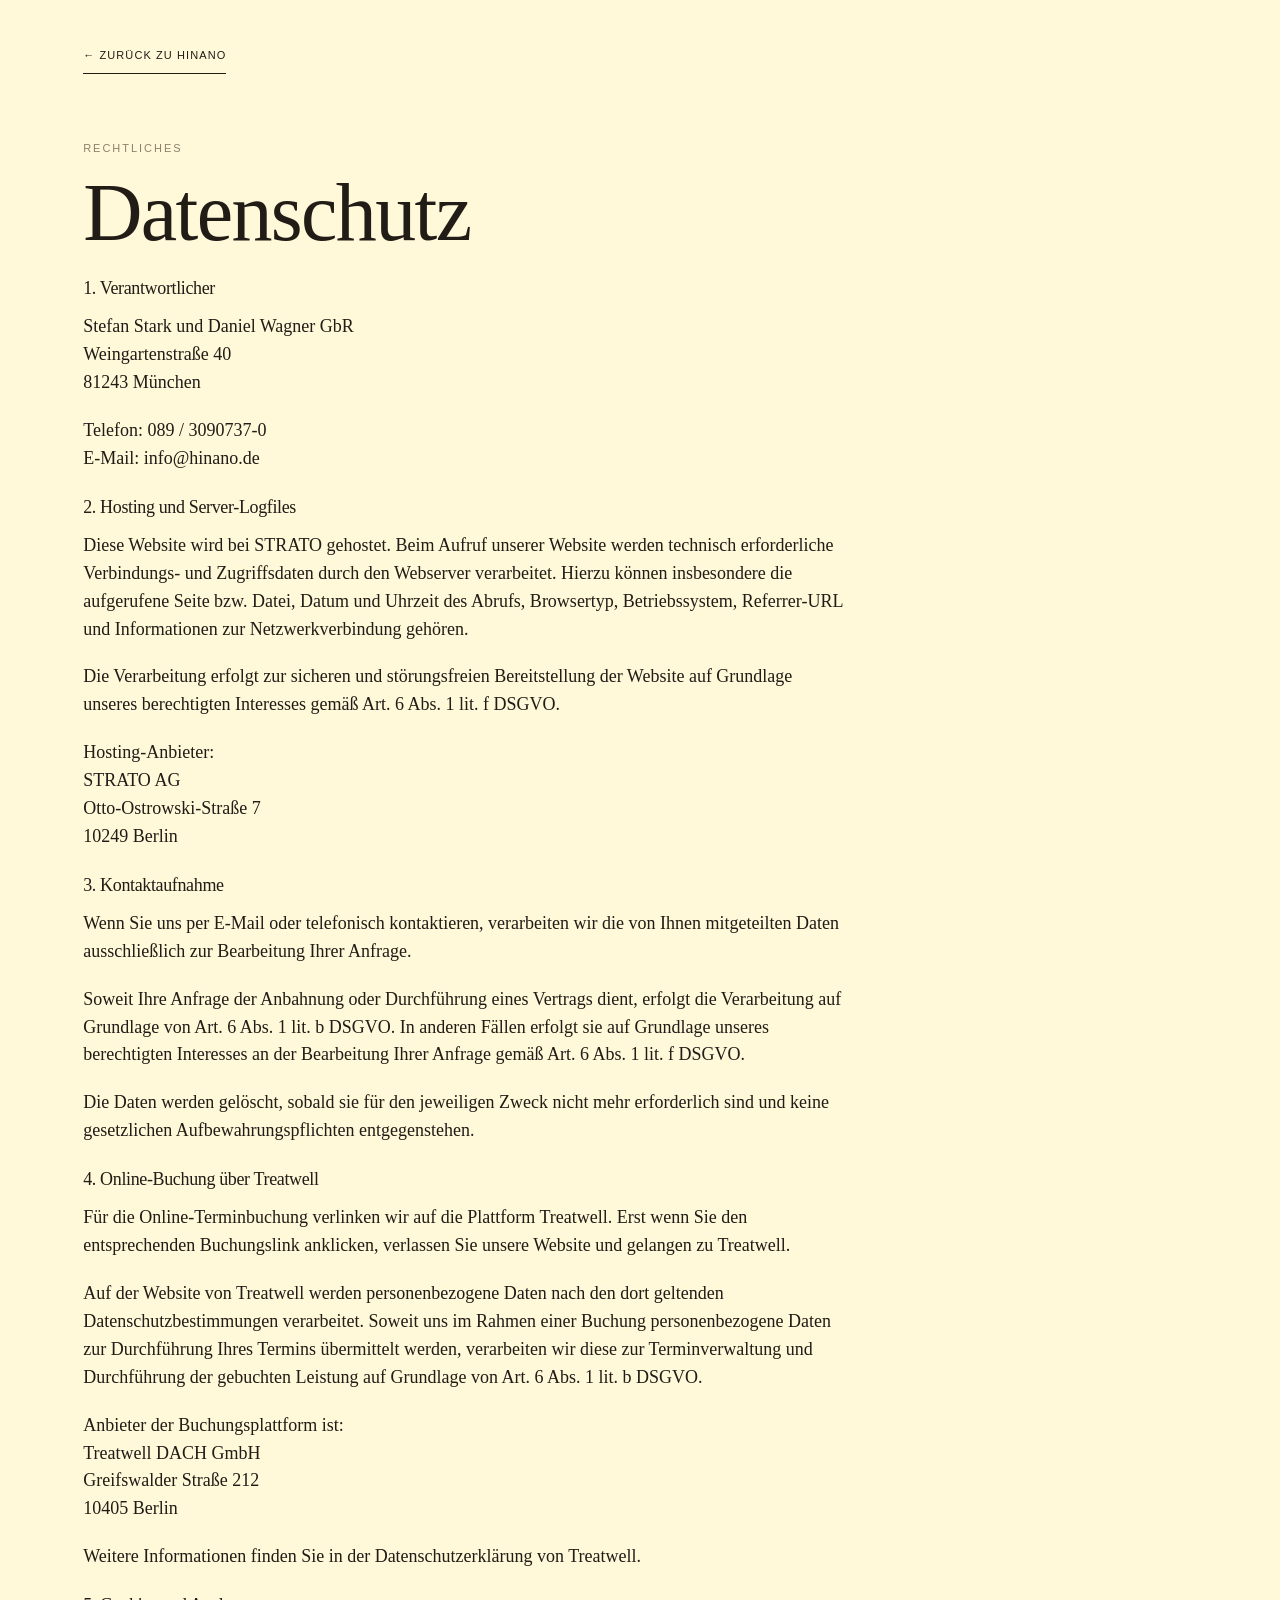
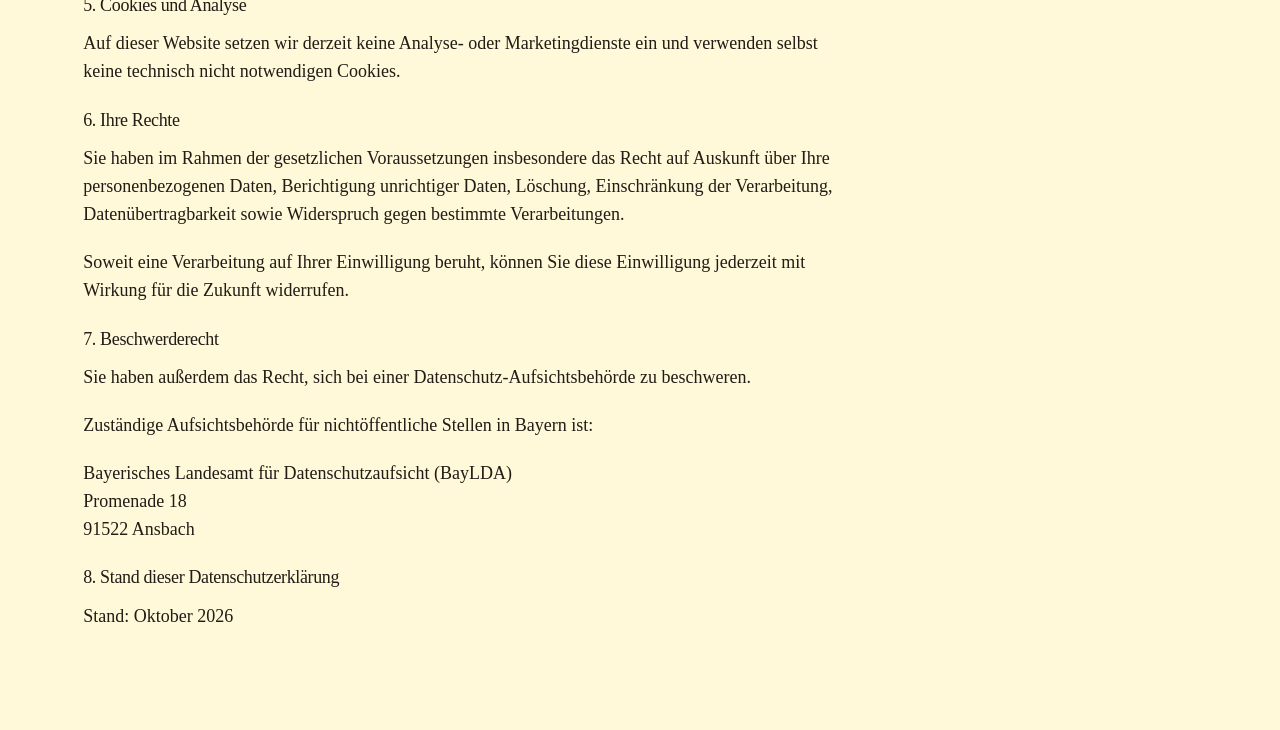
<file: datenschutz.html>
<!doctype html>
<html lang="de"><head><meta charset="utf-8"><meta name="viewport" content="width=device-width,initial-scale=1"><title>Datenschutz · Hinano</title><link rel="stylesheet" href="styles.css"><style>
.legal-page{min-height:100vh;background:#fff8d9;padding:42px 6.5vw 80px;color:#211c16}.legal-page .legal-back{display:inline-block;font:11px "Plus Jakarta Sans",sans-serif;letter-spacing:.1em;text-transform:uppercase;border-bottom:1px solid #211c16;padding-bottom:12px}.legal-page .legal-kicker{margin:68px 0 18px;font:11px "Plus Jakarta Sans",sans-serif;letter-spacing:.18em;text-transform:uppercase;color:#8d806a}.legal-page h1{font-size:clamp(54px,7vw,82px);line-height:1;margin:0 0 22px}.legal-copy{max-width:760px;font:18px/1.55 Georgia,"Times New Roman",serif}.legal-copy p{margin:0 0 20px}.legal-copy h2{font:18px/1.4 Georgia,"Times New Roman",serif;margin:22px 0 12px}.legal-copy strong{font-weight:400}@media(max-width:600px){.legal-page{padding:28px 7vw 55px}.legal-page .legal-kicker{margin-top:54px}.legal-copy{font-size:16px}}
</style></head><body><main class="legal-page"><a class="legal-back" href="index.html">← Zurück zu Hinano</a><p class="legal-kicker">Rechtliches</p><h1>Datenschutz</h1><div class="legal-copy">
<h2>1. Verantwortlicher</h2><p>Stefan Stark und Daniel Wagner GbR<br>Weingartenstraße 40<br>81243 München</p><p>Telefon: 089 / 3090737-0<br>E-Mail: info@hinano.de</p>
<h2>2. Hosting und Server-Logfiles</h2><p>Diese Website wird bei STRATO gehostet. Beim Aufruf unserer Website werden technisch erforderliche Verbindungs- und Zugriffsdaten durch den Webserver verarbeitet. Hierzu können insbesondere die aufgerufene Seite bzw. Datei, Datum und Uhrzeit des Abrufs, Browsertyp, Betriebssystem, Referrer-URL und Informationen zur Netzwerkverbindung gehören.</p><p>Die Verarbeitung erfolgt zur sicheren und störungsfreien Bereitstellung der Website auf Grundlage unseres berechtigten Interesses gemäß Art. 6 Abs. 1 lit. f DSGVO.</p><p>Hosting-Anbieter:<br>STRATO AG<br>Otto-Ostrowski-Straße 7<br>10249 Berlin</p>
<h2>3. Kontaktaufnahme</h2><p>Wenn Sie uns per E-Mail oder telefonisch kontaktieren, verarbeiten wir die von Ihnen mitgeteilten Daten ausschließlich zur Bearbeitung Ihrer Anfrage.</p><p>Soweit Ihre Anfrage der Anbahnung oder Durchführung eines Vertrags dient, erfolgt die Verarbeitung auf Grundlage von Art. 6 Abs. 1 lit. b DSGVO. In anderen Fällen erfolgt sie auf Grundlage unseres berechtigten Interesses an der Bearbeitung Ihrer Anfrage gemäß Art. 6 Abs. 1 lit. f DSGVO.</p><p>Die Daten werden gelöscht, sobald sie für den jeweiligen Zweck nicht mehr erforderlich sind und keine gesetzlichen Aufbewahrungspflichten entgegenstehen.</p>
<h2>4. Online-Buchung über Treatwell</h2><p>Für die Online-Terminbuchung verlinken wir auf die Plattform Treatwell. Erst wenn Sie den entsprechenden Buchungslink anklicken, verlassen Sie unsere Website und gelangen zu Treatwell.</p><p>Auf der Website von Treatwell werden personenbezogene Daten nach den dort geltenden Datenschutzbestimmungen verarbeitet. Soweit uns im Rahmen einer Buchung personenbezogene Daten zur Durchführung Ihres Termins übermittelt werden, verarbeiten wir diese zur Terminverwaltung und Durchführung der gebuchten Leistung auf Grundlage von Art. 6 Abs. 1 lit. b DSGVO.</p><p>Anbieter der Buchungsplattform ist:<br>Treatwell DACH GmbH<br>Greifswalder Straße 212<br>10405 Berlin</p><p>Weitere Informationen finden Sie in der Datenschutzerklärung von Treatwell.</p>
<h2>5. Cookies und Analyse</h2><p>Auf dieser Website setzen wir derzeit keine Analyse- oder Marketingdienste ein und verwenden selbst keine technisch nicht notwendigen Cookies.</p>
<h2>6. Ihre Rechte</h2><p>Sie haben im Rahmen der gesetzlichen Voraussetzungen insbesondere das Recht auf Auskunft über Ihre personenbezogenen Daten, Berichtigung unrichtiger Daten, Löschung, Einschränkung der Verarbeitung, Datenübertragbarkeit sowie Widerspruch gegen bestimmte Verarbeitungen.</p><p>Soweit eine Verarbeitung auf Ihrer Einwilligung beruht, können Sie diese Einwilligung jederzeit mit Wirkung für die Zukunft widerrufen.</p>
<h2>7. Beschwerderecht</h2><p>Sie haben außerdem das Recht, sich bei einer Datenschutz-Aufsichtsbehörde zu beschweren.</p><p>Zuständige Aufsichtsbehörde für nichtöffentliche Stellen in Bayern ist:</p><p>Bayerisches Landesamt für Datenschutzaufsicht (BayLDA)<br>Promenade 18<br>91522 Ansbach</p>
<h2>8. Stand dieser Datenschutzerklärung</h2><p>Stand: Oktober 2026</p>
</div></main></body></html>
</file>
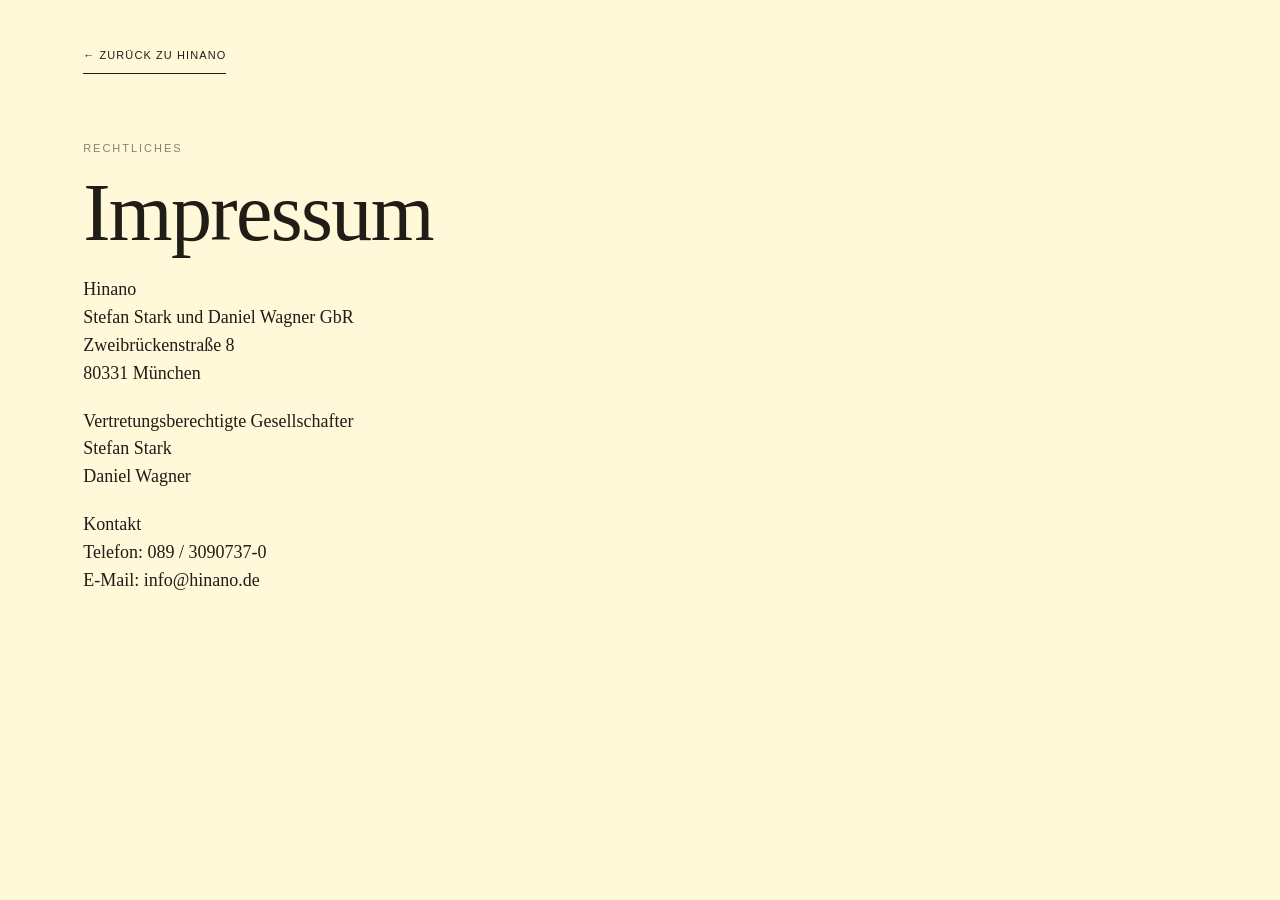
<file: impressum.html>
<!doctype html>
<html lang="de"><head><meta charset="utf-8"><meta name="viewport" content="width=device-width,initial-scale=1"><title>Impressum · Hinano</title><link rel="stylesheet" href="styles.css"><style>
.legal-page{min-height:100vh;background:#fff8d9;padding:42px 6.5vw 80px;color:#211c16}.legal-page .legal-back{display:inline-block;font:11px "Plus Jakarta Sans",sans-serif;letter-spacing:.1em;text-transform:uppercase;border-bottom:1px solid #211c16;padding-bottom:12px}.legal-page .legal-kicker{margin:68px 0 18px;font:11px "Plus Jakarta Sans",sans-serif;letter-spacing:.18em;text-transform:uppercase;color:#8d806a}.legal-page h1{font-size:clamp(54px,7vw,82px);line-height:1;margin:0 0 22px}.legal-copy{max-width:760px;font:18px/1.55 Georgia,"Times New Roman",serif}.legal-copy p{margin:0 0 20px}.legal-copy strong{font-weight:400}@media(max-width:600px){.legal-page{padding:28px 7vw 55px}.legal-page .legal-kicker{margin-top:54px}.legal-copy{font-size:16px}}
</style></head><body><main class="legal-page"><a class="legal-back" href="index.html">← Zurück zu Hinano</a><p class="legal-kicker">Rechtliches</p><h1>Impressum</h1><div class="legal-copy">
<p>Hinano<br>Stefan Stark und Daniel Wagner GbR<br>Zweibrückenstraße 8<br>80331 München</p>
<p>Vertretungsberechtigte Gesellschafter<br>Stefan Stark<br>Daniel Wagner</p>
<p>Kontakt<br>Telefon: 089 / 3090737-0<br>E-Mail: info@hinano.de</p>
</div></main></body></html>
</file>
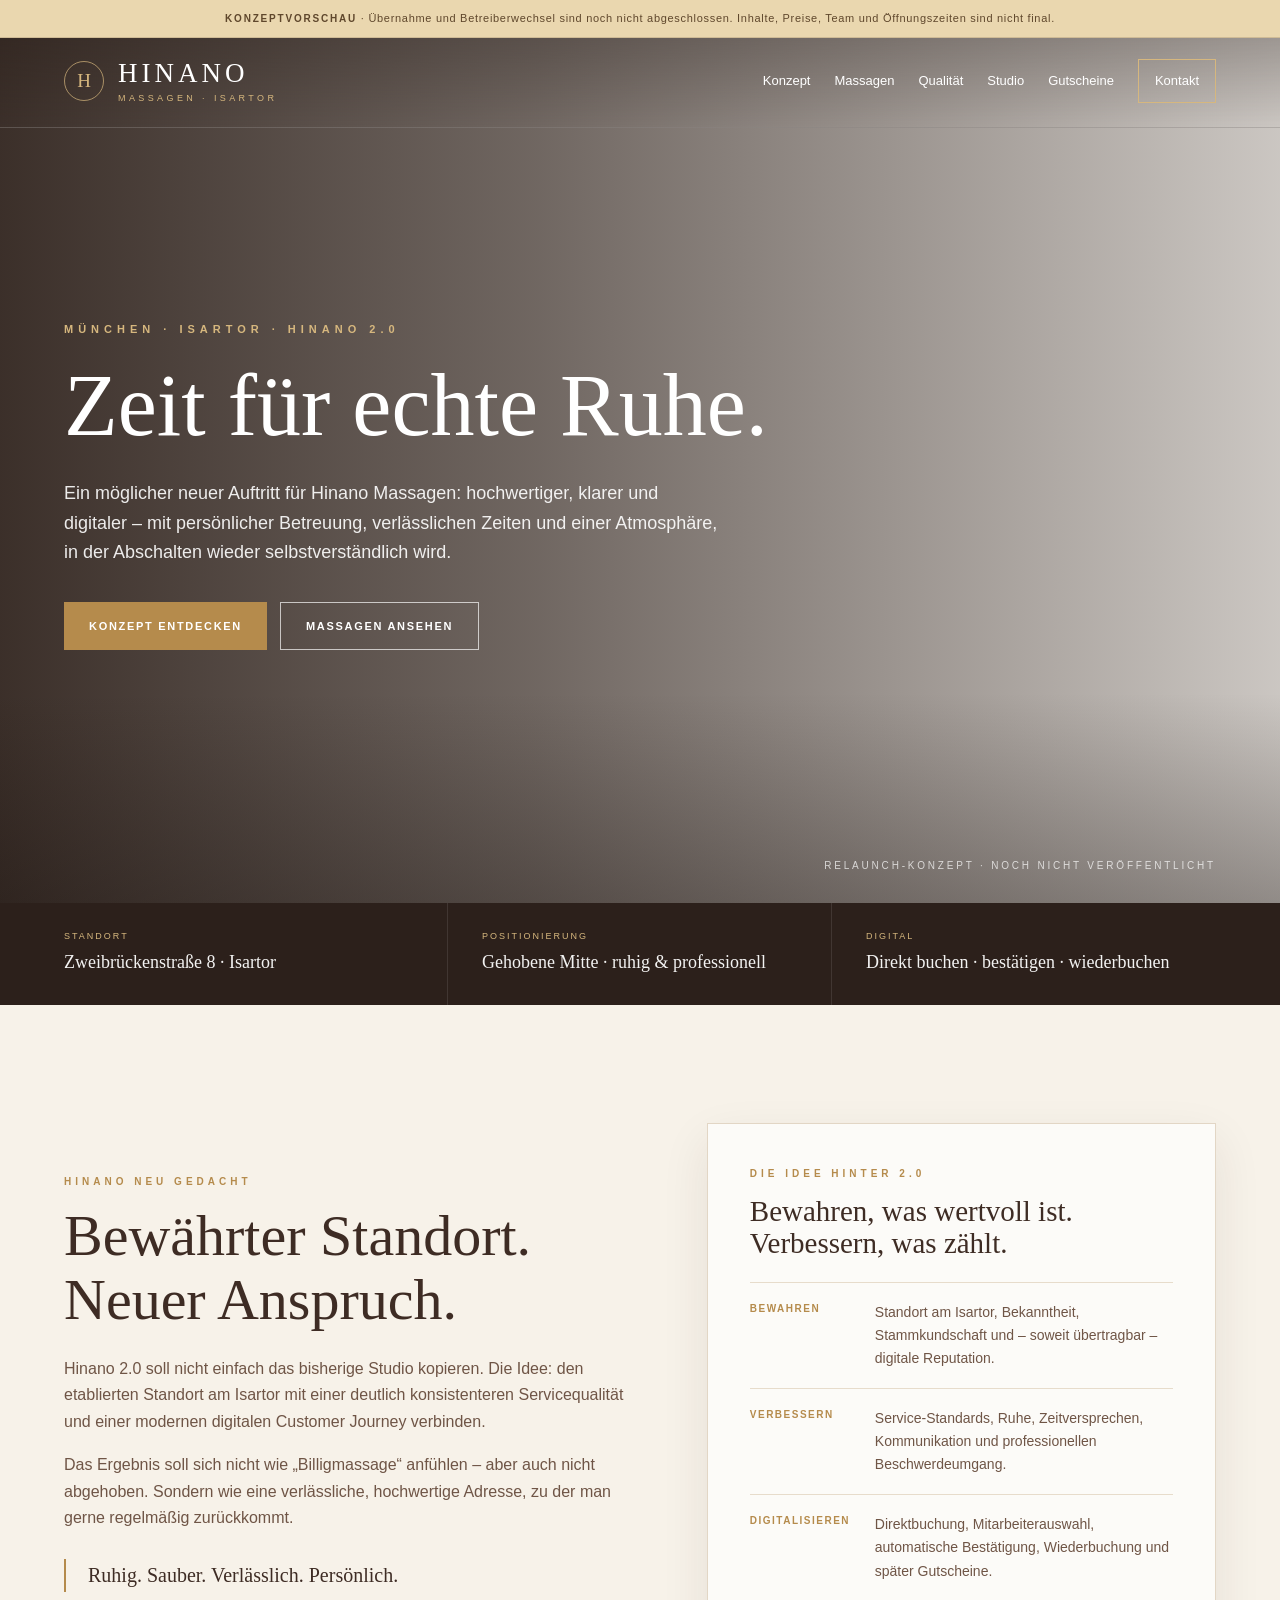
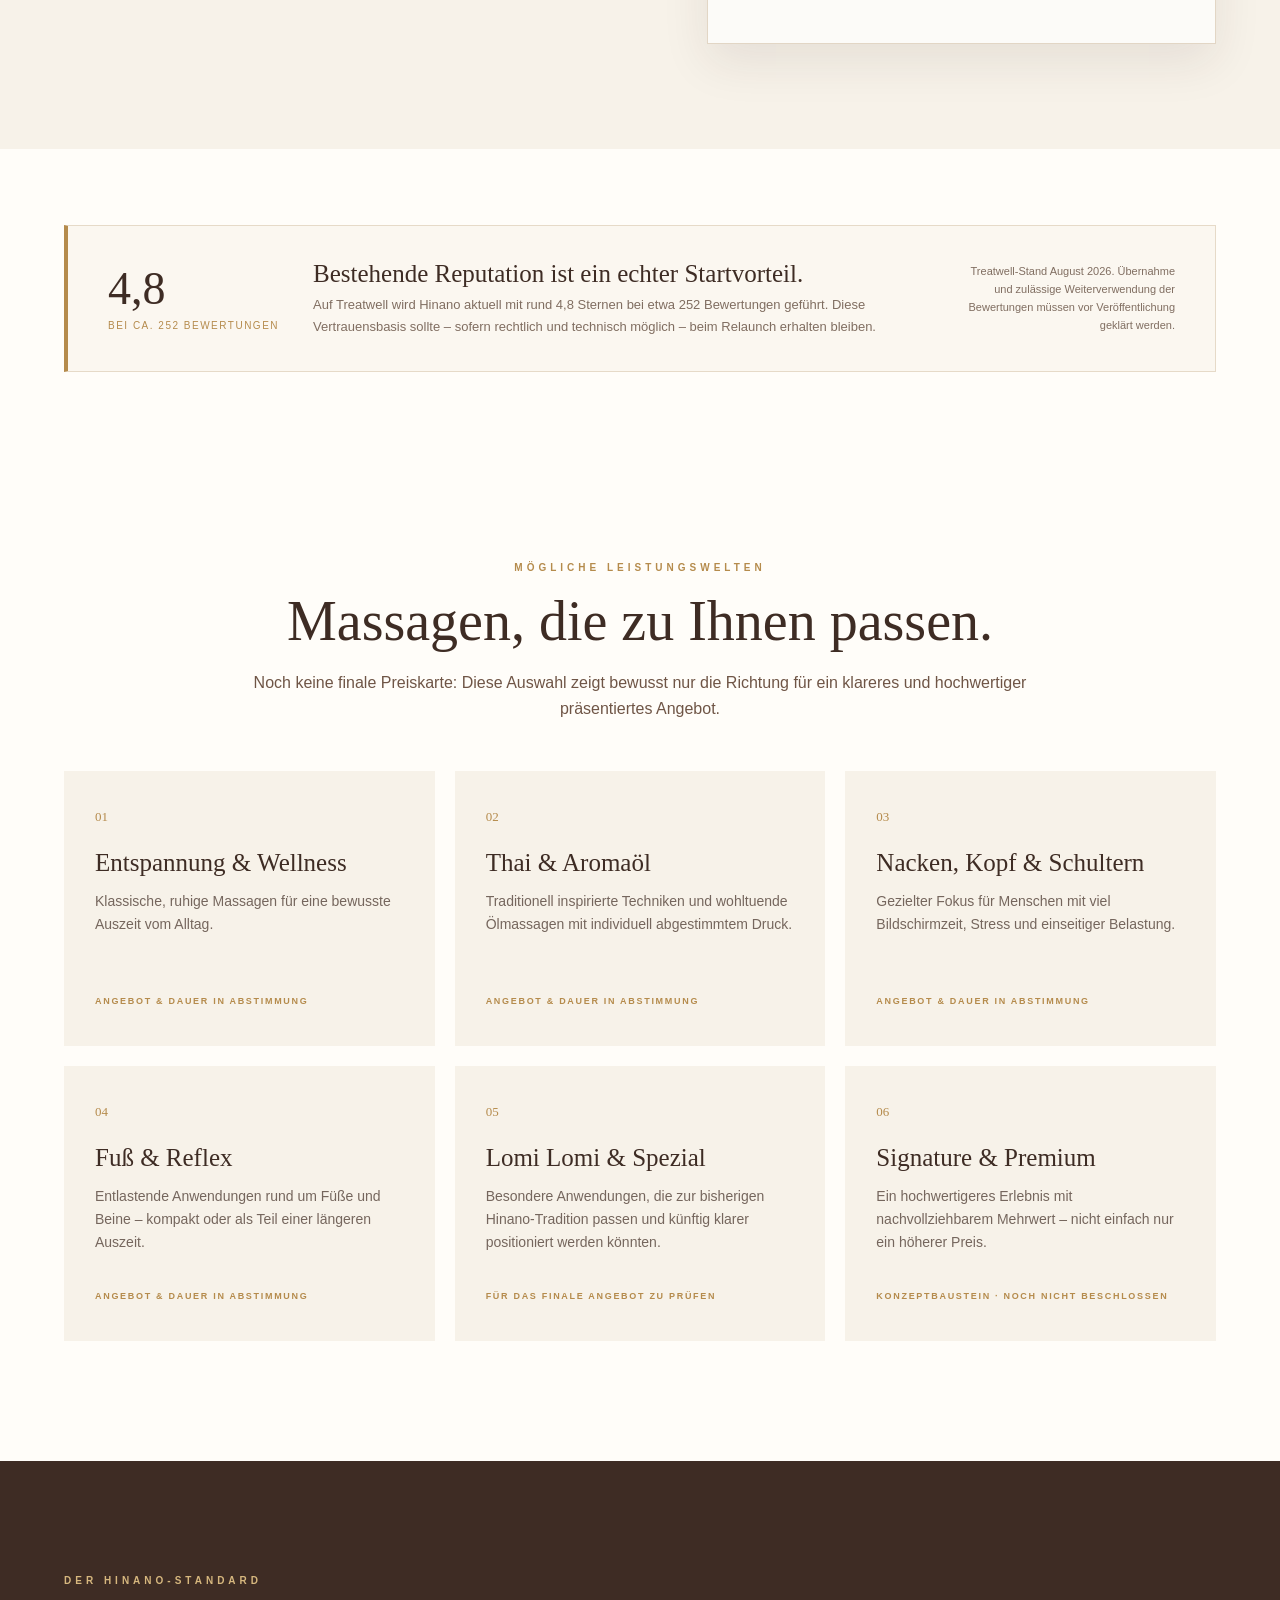
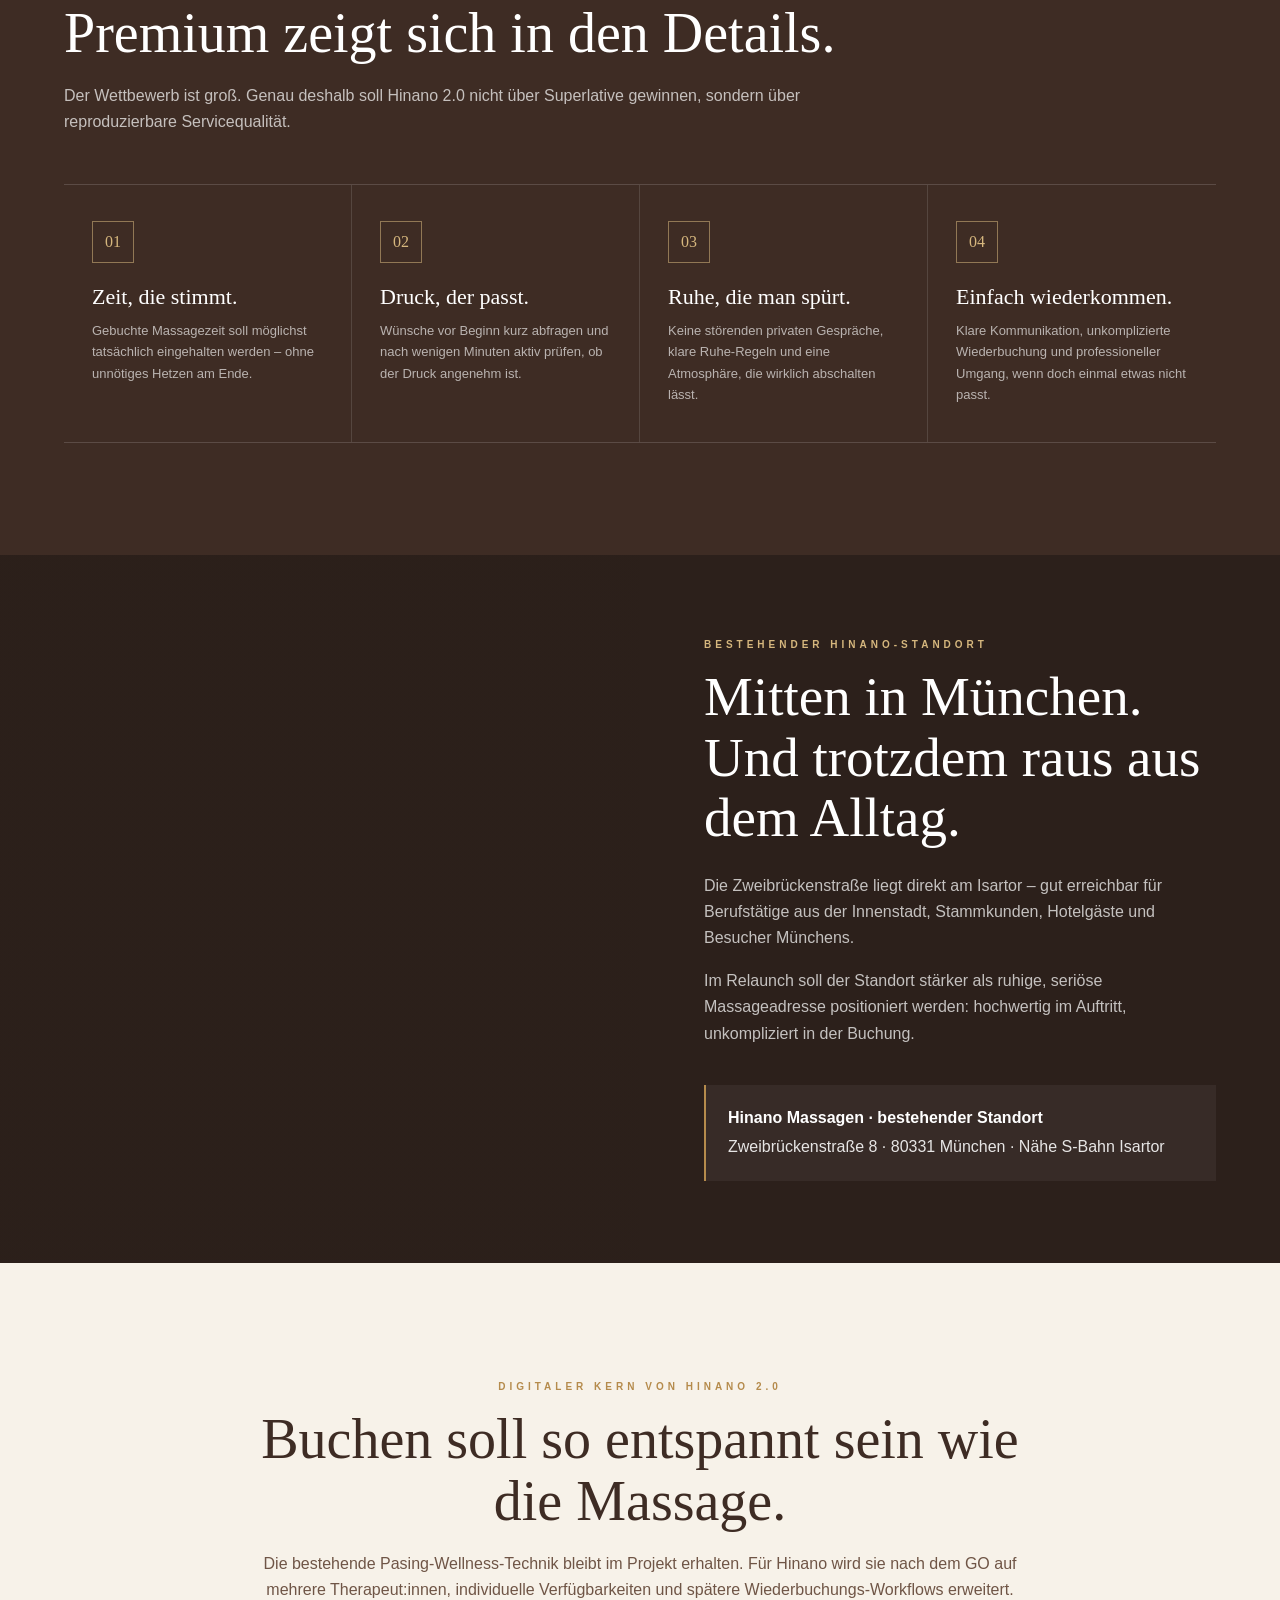
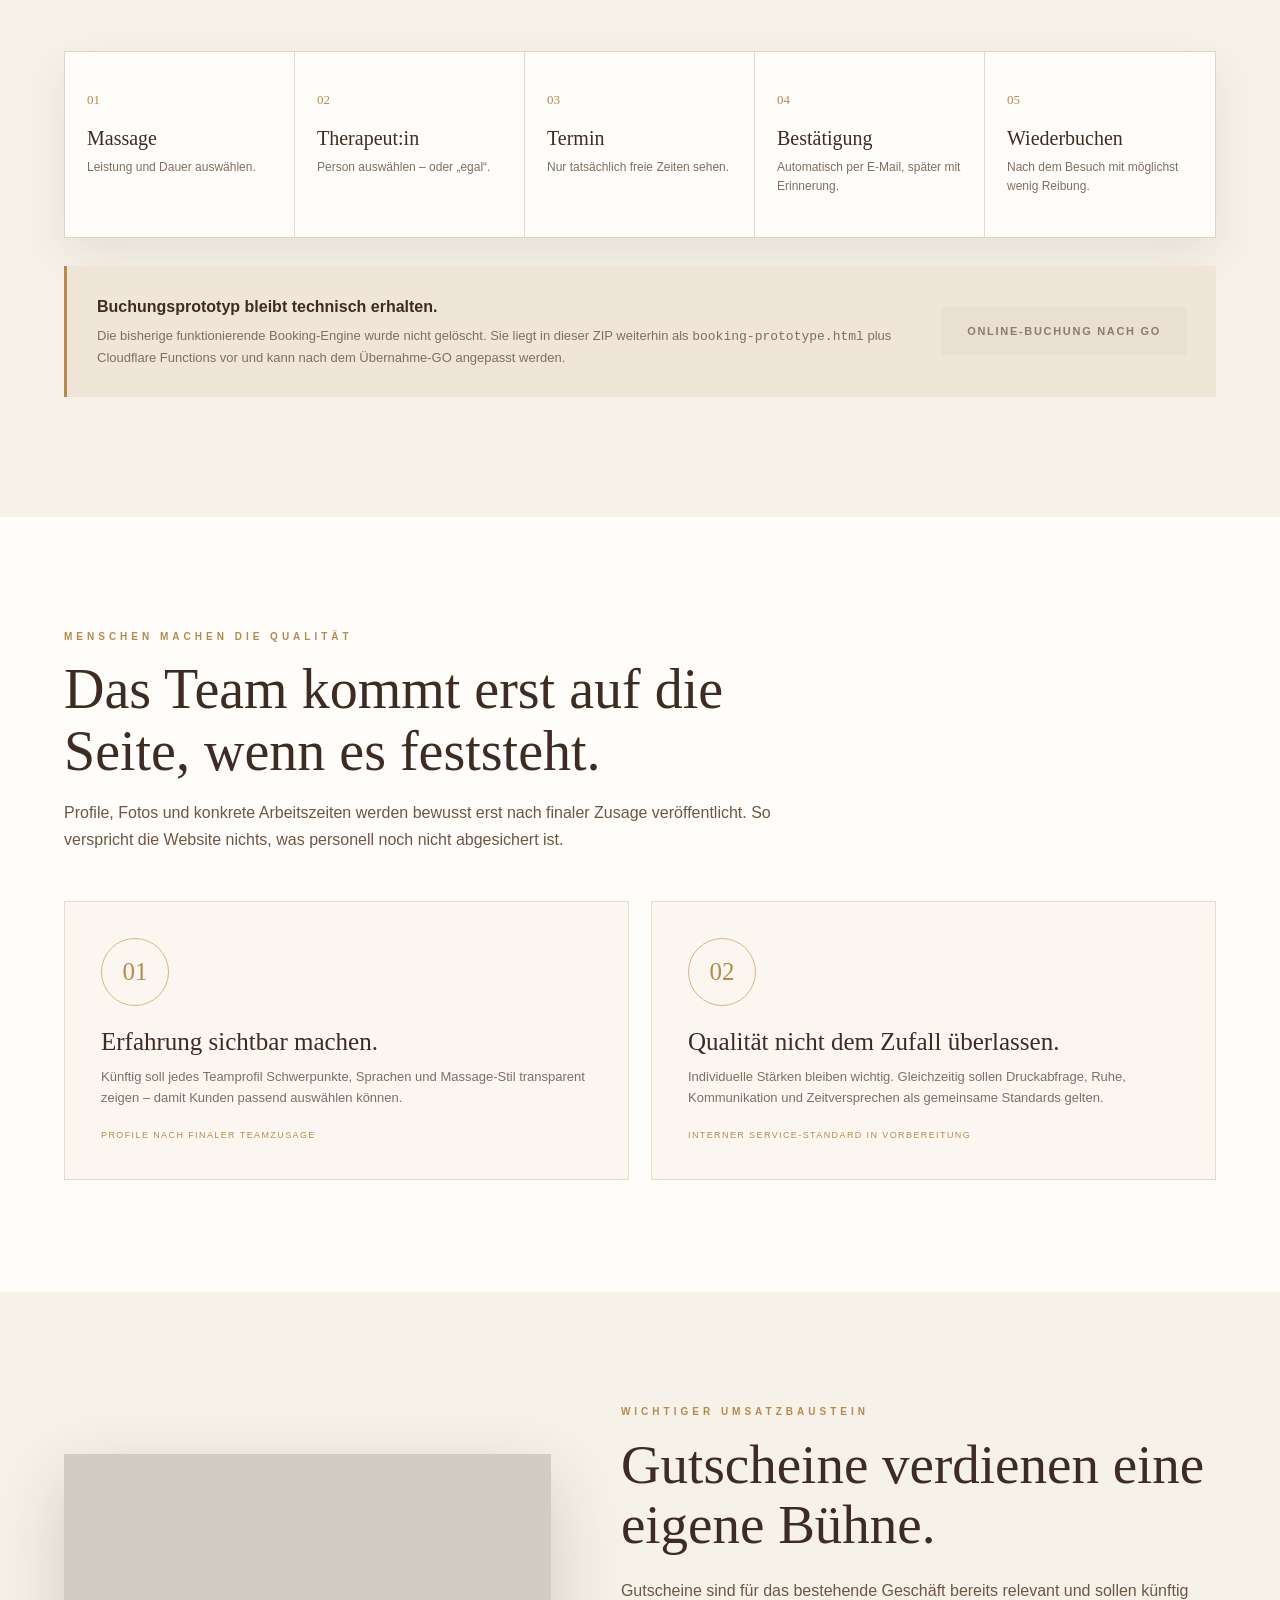
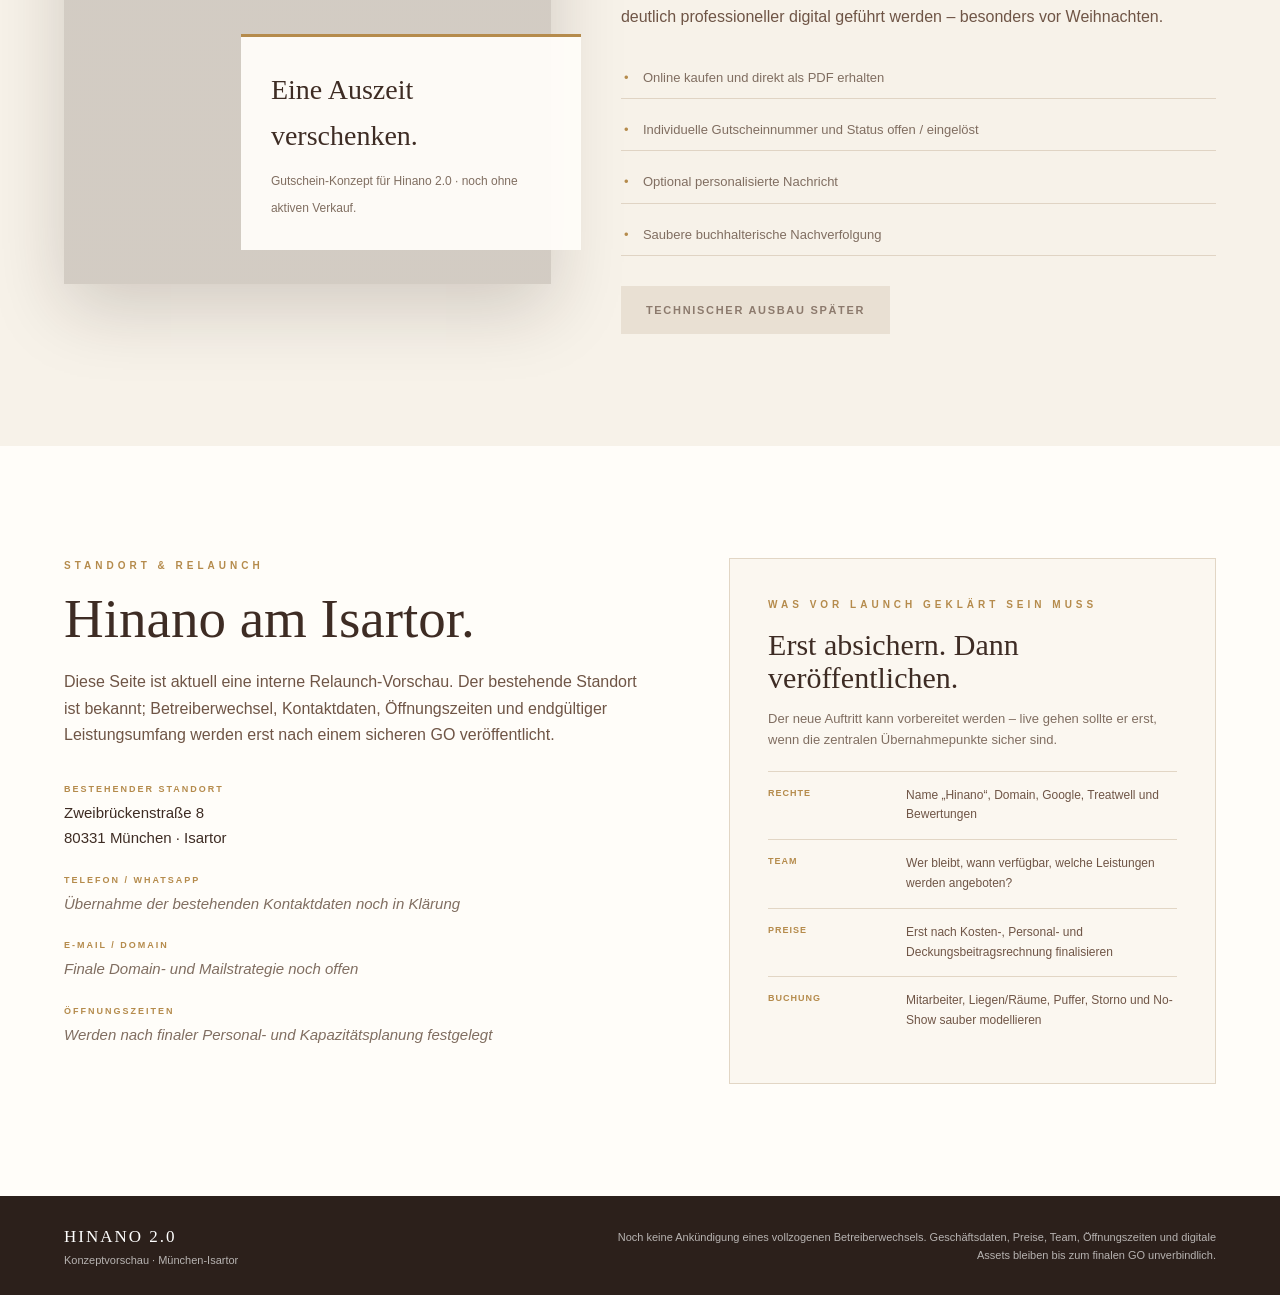
<file: index-before-hands-finder.html>
<!DOCTYPE html>
<html lang="de">
<head>
  <meta charset="UTF-8">
  <meta name="viewport" content="width=device-width, initial-scale=1.0">
  <meta name="robots" content="noindex,nofollow">
  <meta name="description" content="Hinano 2.0 – interne Konzeptvorschau für einen möglichen Relaunch von Hinano Massagen am Isartor in München.">
  <meta name="theme-color" content="#30221c">
  <title>Hinano 2.0 | Konzeptvorschau · Massagen am Isartor</title>

  <style>
    :root {
      --cream: #f7f2e9;
      --cream-dark: #eee4d4;
      --paper: #fffdf9;
      --brown: #3e2c24;
      --brown-deep: #2c201b;
      --brown-light: #6f5546;
      --gold: #b58b4c;
      --gold-light: #d6b77e;
      --text: #40352f;
      --muted: #806e61;
      --line: #ded2c1;
      --soft: #fbf7f0;
      --shadow: 0 18px 45px rgba(55, 37, 28, .09);
      --shadow-strong: 0 24px 70px rgba(39, 24, 17, .18);
      --max: 1160px;
    }

    * { box-sizing: border-box; margin: 0; padding: 0; }
    html { scroll-behavior: smooth; scroll-padding-top: 112px; }
    body {
      font-family: Arial, Helvetica, sans-serif;
      color: var(--text);
      background: var(--paper);
      line-height: 1.65;
      -webkit-font-smoothing: antialiased;
    }
    a { color: inherit; text-decoration: none; }
    h1, h2, h3, h4 {
      font-family: Georgia, "Times New Roman", serif;
      font-weight: normal;
      color: var(--brown);
      line-height: 1.1;
    }
    button, input { font: inherit; }
    .container { width: min(var(--max), 90%); margin: auto; }

    .preview-ribbon {
      position: relative;
      z-index: 30;
      background: #ead7af;
      color: #5f472c;
      border-bottom: 1px solid rgba(87,62,35,.18);
      font-size: 11px;
      letter-spacing: .7px;
      text-align: center;
      padding: 9px 18px;
    }
    .preview-ribbon strong {
      text-transform: uppercase;
      letter-spacing: 1.8px;
      font-size: 10px;
    }

    .section-label {
      color: var(--gold);
      text-transform: uppercase;
      letter-spacing: 4px;
      font-size: 10px;
      font-weight: 700;
      margin-bottom: 14px;
    }
    .section-head { max-width: 780px; margin-bottom: 48px; }
    .section-head.center { text-align: center; margin-left: auto; margin-right: auto; }
    .section-head h2 { font-size: clamp(38px, 5vw, 56px); margin-bottom: 18px; }
    .section-head p { color: var(--brown-light); font-size: 16px; }

    .btn {
      min-height: 48px;
      display: inline-flex;
      align-items: center;
      justify-content: center;
      padding: 14px 25px;
      text-transform: uppercase;
      letter-spacing: 1.7px;
      font-size: 11px;
      font-weight: 700;
      transition: .22s;
    }
    .btn-gold { background: var(--gold); color: white; }
    .btn-gold:hover { background: #9e753d; }
    .btn-outline { border: 1px solid rgba(255,255,255,.68); color: white; }
    .btn-outline:hover { background: white; color: var(--brown); }
    .btn-dark { background: var(--brown); color: white; }
    .btn-dark:hover { background: var(--brown-deep); }
    .btn-muted {
      background: #e9e0d3;
      color: #8c7a6d;
      cursor: default;
    }

    header {
      position: absolute;
      top: 35px;
      left: 0;
      width: 100%;
      z-index: 20;
      color: white;
      border-bottom: 1px solid rgba(255,255,255,.20);
      background: linear-gradient(to bottom, rgba(32,21,16,.28), transparent);
    }
    nav {
      min-height: 92px;
      display: flex;
      align-items: center;
      justify-content: space-between;
      gap: 24px;
    }
    .logo { display: flex; align-items: center; gap: 14px; flex-shrink: 0; }
    .logo-mark {
      width: 40px;
      height: 40px;
      border: 1px solid rgba(214,183,126,.7);
      border-radius: 50%;
      display: grid;
      place-items: center;
      font-family: Georgia, serif;
      color: var(--gold-light);
      font-size: 19px;
    }
    .logo-copy { line-height: 1.05; }
    .logo-main {
      display: block;
      font-family: Georgia, "Times New Roman", serif;
      font-size: 27px;
      letter-spacing: 4px;
    }
    .logo-sub {
      display: block;
      margin-top: 7px;
      color: var(--gold-light);
      text-transform: uppercase;
      letter-spacing: 3.4px;
      font-size: 9px;
    }
    .nav-links {
      display: flex;
      align-items: center;
      gap: 24px;
      font-size: 13px;
    }
    .nav-links a { transition: opacity .2s; }
    .nav-links a:hover { opacity: .68; }
    .nav-cta { border: 1px solid var(--gold-light); padding: 10px 16px; }
    .nav-cta:hover { opacity: 1 !important; background: var(--gold-light); color: var(--brown); }

    .hero {
      min-height: calc(100vh - 35px);
      display: flex;
      align-items: center;
      position: relative;
      color: white;
      overflow: hidden;
      background:
        linear-gradient(90deg, rgba(38,25,19,.90) 0%, rgba(38,25,19,.66) 42%, rgba(38,25,19,.24) 100%),
        url("https://images.unsplash.com/photo-1544161515-4ab6ce6db874?auto=format&fit=crop&w=2000&q=85")
        center/cover no-repeat;
    }
    .hero::after {
      content: "";
      position: absolute;
      inset: auto 0 0;
      height: 210px;
      background: linear-gradient(to top, rgba(22,14,11,.32), transparent);
      pointer-events: none;
    }
    .hero-content {
      position: relative;
      z-index: 2;
      max-width: 760px;
      padding-top: 120px;
      padding-bottom: 90px;
    }
    .eyebrow {
      color: var(--gold-light);
      text-transform: uppercase;
      letter-spacing: 5px;
      font-size: 11px;
      font-weight: 700;
      margin-bottom: 20px;
    }
    .hero h1 {
      color: white;
      font-size: clamp(56px, 7vw, 88px);
      max-width: 720px;
      margin-bottom: 24px;
      text-wrap: balance;
    }
    .hero p {
      max-width: 660px;
      color: rgba(255,255,255,.90);
      font-size: 18px;
      margin-bottom: 34px;
    }
    .hero-actions { display: flex; flex-wrap: wrap; gap: 13px; }
    .hero-note {
      position: absolute;
      right: 5%;
      bottom: 28px;
      z-index: 3;
      color: rgba(255,255,255,.72);
      font-size: 10px;
      text-transform: uppercase;
      letter-spacing: 2.8px;
    }

    .quick-info { background: var(--brown-deep); color: white; }
    .quick-grid {
      min-height: 102px;
      display: grid;
      grid-template-columns: repeat(3, 1fr);
      align-items: stretch;
    }
    .quick-item {
      padding: 24px 34px;
      display: flex;
      flex-direction: column;
      justify-content: center;
      border-right: 1px solid rgba(255,255,255,.10);
    }
    .quick-item:first-child { padding-left: 0; }
    .quick-item:last-child { border-right: 0; }
    .quick-label {
      display: block;
      color: var(--gold-light);
      text-transform: uppercase;
      letter-spacing: 2px;
      font-size: 9px;
      margin-bottom: 4px;
    }
    .quick-value {
      font-family: Georgia, "Times New Roman", serif;
      font-size: 18px;
      color: rgba(255,255,255,.94);
    }

    .intro { padding: 118px 0 105px; background: var(--cream); }
    .intro-grid {
      display: grid;
      grid-template-columns: 1.05fr .95fr;
      gap: 80px;
      align-items: center;
    }
    .intro-copy h2 { font-size: clamp(42px, 5vw, 58px); margin-bottom: 24px; }
    .intro-copy p { color: var(--brown-light); margin-bottom: 17px; font-size: 16px; }
    .intro-quote {
      margin-top: 28px;
      padding-left: 22px;
      border-left: 2px solid var(--gold);
      font-family: Georgia, serif;
      color: var(--brown);
      font-size: 20px;
    }
    .heritage-card {
      padding: 42px;
      background: rgba(255,255,255,.68);
      border: 1px solid #e2d6c5;
      box-shadow: var(--shadow);
    }
    .heritage-card h3 { font-size: 29px; margin-bottom: 22px; }
    .heritage-row {
      display: grid;
      grid-template-columns: 105px 1fr;
      gap: 20px;
      padding: 18px 0;
      border-top: 1px solid #e7dccb;
      align-items: start;
    }
    .heritage-row:first-of-type { border-top: 0; padding-top: 0; }
    .heritage-row strong {
      color: var(--gold);
      font-size: 10px;
      text-transform: uppercase;
      letter-spacing: 1.5px;
    }
    .heritage-row span { color: var(--brown-light); font-size: 14px; }

    .reputation { padding: 76px 0; background: var(--paper); }
    .reputation-box {
      display: grid;
      grid-template-columns: auto 1fr auto;
      gap: 34px;
      align-items: center;
      padding: 34px 40px;
      background: #fbf7f0;
      border: 1px solid #e6dac8;
      border-left: 4px solid var(--gold);
    }
    .rating {
      min-width: 135px;
      font-family: Georgia, serif;
      font-size: 46px;
      color: var(--brown);
      line-height: 1;
    }
    .rating small {
      display: block;
      margin-top: 9px;
      color: var(--gold);
      font-family: Arial, sans-serif;
      font-size: 10px;
      text-transform: uppercase;
      letter-spacing: 1.5px;
    }
    .reputation-copy h3 { font-size: 25px; margin-bottom: 7px; }
    .reputation-copy p { color: var(--muted); font-size: 13px; }
    .reputation-status {
      max-width: 225px;
      color: #806e61;
      font-size: 11px;
      text-align: right;
    }

    .services { padding: 112px 0 120px; }
    .service-grid {
      display: grid;
      grid-template-columns: repeat(3, 1fr);
      gap: 20px;
    }
    .service-card {
      min-height: 275px;
      padding: 34px 30px;
      background: var(--cream);
      border: 1px solid transparent;
      border-bottom: 3px solid transparent;
      transition: .25s;
      display: flex;
      flex-direction: column;
    }
    .service-card:hover {
      transform: translateY(-4px);
      border-color: #eadfce;
      border-bottom-color: var(--gold);
      box-shadow: var(--shadow);
    }
    .service-number {
      color: var(--gold);
      font-family: Georgia, serif;
      font-size: 13px;
      margin-bottom: 22px;
    }
    .service-card h3 { font-size: 25px; margin-bottom: 13px; }
    .service-card p { color: #75665d; font-size: 14px; }
    .service-status {
      margin-top: auto;
      padding-top: 22px;
      color: var(--gold);
      font-size: 9px;
      font-weight: 700;
      text-transform: uppercase;
      letter-spacing: 1.7px;
    }

    .quality { padding: 112px 0; background: var(--brown); color: white; }
    .quality .section-label { color: var(--gold-light); }
    .quality .section-head h2 { color: white; }
    .quality .section-head p { color: rgba(255,255,255,.70); }
    .quality-grid {
      display: grid;
      grid-template-columns: repeat(4, 1fr);
      border-top: 1px solid rgba(255,255,255,.15);
      border-bottom: 1px solid rgba(255,255,255,.15);
    }
    .quality-card {
      padding: 36px 28px;
      border-right: 1px solid rgba(255,255,255,.12);
    }
    .quality-card:last-child { border-right: 0; }
    .quality-icon {
      width: 42px;
      height: 42px;
      border: 1px solid rgba(214,183,126,.55);
      display: grid;
      place-items: center;
      color: var(--gold-light);
      font-family: Georgia, serif;
      margin-bottom: 22px;
    }
    .quality-card h3 { color: white; font-size: 22px; margin-bottom: 11px; }
    .quality-card p { color: rgba(255,255,255,.64); font-size: 13px; }

    .studio {
      display: grid;
      grid-template-columns: 1fr 1fr;
      min-height: 650px;
      background: var(--brown-deep);
    }
    .studio-image {
      background:
        linear-gradient(rgba(42,29,23,.06), rgba(42,29,23,.06)),
        url("https://images.unsplash.com/photo-1600334089648-b0d9d3028eb2?auto=format&fit=crop&w=1400&q=85")
        center/cover no-repeat;
    }
    .studio-copy {
      display: flex;
      flex-direction: column;
      justify-content: center;
      padding: 82px 10%;
    }
    .studio-copy h2 { color: white; font-size: clamp(40px, 5vw, 55px); margin-bottom: 24px; }
    .studio-copy p { color: rgba(255,255,255,.72); margin-bottom: 16px; max-width: 540px; }
    .studio-copy .section-label { color: var(--gold-light); }
    .address-box {
      margin-top: 22px;
      padding: 20px 22px;
      border-left: 2px solid var(--gold);
      background: rgba(255,255,255,.05);
      color: rgba(255,255,255,.88);
    }
    .address-box strong { display: block; color: white; margin-bottom: 3px; }

    .booking-vision { padding: 116px 0 120px; background: var(--cream); }
    .flow {
      display: grid;
      grid-template-columns: repeat(5, 1fr);
      gap: 0;
      margin-top: 44px;
      background: var(--paper);
      border: 1px solid #e0d4c4;
      box-shadow: var(--shadow);
    }
    .flow-step {
      position: relative;
      padding: 34px 22px;
      min-height: 185px;
      border-right: 1px solid #e4d9ca;
    }
    .flow-step:last-child { border-right: 0; }
    .flow-step span {
      color: var(--gold);
      font-family: Georgia, serif;
      font-size: 13px;
    }
    .flow-step h3 { font-size: 20px; margin: 14px 0 9px; }
    .flow-step p { color: var(--muted); font-size: 12px; }
    .booking-note {
      margin-top: 28px;
      display: grid;
      grid-template-columns: 1fr auto;
      gap: 30px;
      align-items: center;
      padding: 28px 30px;
      background: #f0e6d7;
      border-left: 3px solid var(--gold);
    }
    .booking-note strong { display: block; color: var(--brown); margin-bottom: 4px; }
    .booking-note p { color: var(--muted); font-size: 13px; }

    .team { padding: 112px 0; }
    .team-placeholder {
      display: grid;
      grid-template-columns: 1fr 1fr;
      gap: 22px;
    }
    .team-card {
      padding: 36px;
      background: var(--soft);
      border: 1px solid #e7dccb;
    }
    .team-mark {
      width: 68px;
      height: 68px;
      border-radius: 50%;
      display: grid;
      place-items: center;
      border: 1px solid var(--gold-light);
      color: var(--gold);
      font-family: Georgia, serif;
      font-size: 25px;
      margin-bottom: 22px;
    }
    .team-card h3 { font-size: 25px; margin-bottom: 10px; }
    .team-card p { color: var(--muted); font-size: 13px; }
    .team-card small {
      display: block;
      margin-top: 20px;
      color: var(--gold);
      text-transform: uppercase;
      letter-spacing: 1.4px;
      font-size: 9px;
    }

    .voucher { padding: 112px 0; background: var(--cream); }
    .voucher-grid {
      display: grid;
      grid-template-columns: .9fr 1.1fr;
      gap: 70px;
      align-items: center;
    }
    .voucher-art {
      min-height: 430px;
      position: relative;
      background:
        linear-gradient(rgba(46,31,24,.18), rgba(46,31,24,.18)),
        url("https://images.unsplash.com/photo-1600334129128-685c5582fd35?auto=format&fit=crop&w=1200&q=82")
        center/cover no-repeat;
      box-shadow: var(--shadow-strong);
    }
    .voucher-card {
      position: absolute;
      right: -30px;
      bottom: 34px;
      width: min(340px, 82%);
      padding: 30px;
      background: rgba(255,253,249,.95);
      border-top: 3px solid var(--gold);
    }
    .voucher-card strong {
      display: block;
      font-family: Georgia, serif;
      font-size: 28px;
      color: var(--brown);
      margin-bottom: 8px;
      font-weight: normal;
    }
    .voucher-card span { color: var(--muted); font-size: 12px; }
    .voucher-copy h2 { font-size: clamp(40px, 5vw, 55px); margin-bottom: 22px; }
    .voucher-copy p { color: var(--brown-light); margin-bottom: 15px; }
    .voucher-list {
      margin: 26px 0 30px;
      display: grid;
      gap: 10px;
    }
    .voucher-list div {
      padding: 10px 0 10px 22px;
      border-bottom: 1px solid #e0d4c4;
      position: relative;
      color: var(--muted);
      font-size: 13px;
    }
    .voucher-list div::before {
      content: "•";
      position: absolute;
      left: 3px;
      color: var(--gold);
    }

    .contact { padding: 112px 0; }
    .contact-grid {
      display: grid;
      grid-template-columns: 1.1fr .9fr;
      gap: 70px;
      align-items: start;
    }
    .contact h2 { font-size: clamp(40px, 5vw, 55px); margin-bottom: 20px; }
    .contact-intro { color: var(--brown-light); max-width: 590px; margin-bottom: 34px; }
    .contact-info { display: grid; gap: 22px; }
    .info-title {
      color: var(--gold);
      text-transform: uppercase;
      letter-spacing: 2px;
      font-size: 9px;
      font-weight: 700;
      margin-bottom: 4px;
    }
    .info-value { color: var(--brown); font-size: 15px; }
    .info-value.pending { color: var(--muted); font-style: italic; }
    .launch-panel {
      padding: 38px;
      background: var(--soft);
      border: 1px solid #e2d6c5;
    }
    .launch-panel h3 { font-size: 30px; margin-bottom: 14px; }
    .launch-panel p { color: var(--muted); font-size: 13px; margin-bottom: 20px; }
    .launch-row {
      display: grid;
      grid-template-columns: 120px 1fr;
      gap: 18px;
      padding: 14px 0;
      border-top: 1px solid #e2d6c5;
      font-size: 12px;
    }
    .launch-row strong { color: var(--gold); text-transform: uppercase; letter-spacing: 1px; font-size: 9px; }
    .launch-row span { color: var(--brown-light); }

    footer { background: var(--brown-deep); color: rgba(255,255,255,.66); }
    .footer-inner {
      min-height: 100px;
      display: flex;
      align-items: center;
      justify-content: space-between;
      gap: 30px;
      font-size: 11px;
    }
    .footer-brand {
      color: white;
      font-family: Georgia, serif;
      letter-spacing: 2px;
      font-size: 17px;
    }
    .footer-note { text-align: right; max-width: 600px; }

    @media (max-width: 980px) {
      .nav-links a:not(.nav-cta) { display: none; }
      .service-grid { grid-template-columns: 1fr 1fr; }
      .quality-grid { grid-template-columns: 1fr 1fr; }
      .quality-card:nth-child(2) { border-right: 0; }
      .quality-card:nth-child(-n+2) { border-bottom: 1px solid rgba(255,255,255,.12); }
      .intro-grid, .voucher-grid, .contact-grid { grid-template-columns: 1fr; gap: 44px; }
      .studio { grid-template-columns: 1fr; }
      .studio-image { min-height: 480px; }
      .flow { grid-template-columns: 1fr; }
      .flow-step { min-height: 0; border-right: 0; border-bottom: 1px solid #e4d9ca; }
      .flow-step:last-child { border-bottom: 0; }
      .reputation-box { grid-template-columns: auto 1fr; }
      .reputation-status { grid-column: 1 / -1; text-align: left; max-width: none; }
      .voucher-card { right: 24px; }
    }

    @media (max-width: 680px) {
      .preview-ribbon { font-size: 10px; }
      header { top: 49px; }
      nav { min-height: 78px; }
      .logo-mark { display: none; }
      .logo-main { font-size: 23px; }
      .logo-sub { letter-spacing: 2.4px; }
      .nav-cta { padding: 9px 12px; font-size: 11px; }
      .hero { min-height: 820px; }
      .hero-content { padding-top: 130px; }
      .hero h1 { font-size: clamp(49px, 14vw, 70px); }
      .hero p { font-size: 16px; }
      .hero-note { display: none; }
      .hero-actions .btn { width: 100%; }
      .quick-grid { grid-template-columns: 1fr; }
      .quick-item { padding: 20px 0; border-right: 0; border-bottom: 1px solid rgba(255,255,255,.10); }
      .quick-item:last-child { border-bottom: 0; }
      .intro, .services, .quality, .booking-vision, .team, .voucher, .contact { padding: 82px 0; }
      .heritage-card { padding: 28px 24px; }
      .heritage-row { grid-template-columns: 1fr; gap: 6px; }
      .reputation-box { grid-template-columns: 1fr; padding: 28px 24px; }
      .service-grid, .quality-grid, .team-placeholder { grid-template-columns: 1fr; }
      .quality-card { border-right: 0; border-bottom: 1px solid rgba(255,255,255,.12); }
      .quality-card:last-child { border-bottom: 0; }
      .studio-image { min-height: 370px; }
      .studio-copy { padding: 62px 7%; }
      .booking-note { grid-template-columns: 1fr; }
      .voucher-art { min-height: 380px; }
      .voucher-card { right: 18px; bottom: 18px; }
      .launch-row { grid-template-columns: 1fr; gap: 3px; }
      .footer-inner { padding: 28px 0; flex-direction: column; align-items: flex-start; }
      .footer-note { text-align: left; }
    }
  </style>
</head>

<body>
  <div class="preview-ribbon">
    <strong>Konzeptvorschau</strong> · Übernahme und Betreiberwechsel sind noch nicht abgeschlossen. Inhalte, Preise, Team und Öffnungszeiten sind nicht final.
  </div>

  <header>
    <div class="container">
      <nav aria-label="Hauptnavigation">
        <a class="logo" href="#start" aria-label="Hinano 2.0 Start">
          <span class="logo-mark">H</span>
          <span class="logo-copy">
            <span class="logo-main">HINANO</span>
            <span class="logo-sub">Massagen · Isartor</span>
          </span>
        </a>

        <div class="nav-links">
          <a href="#konzept">Konzept</a>
          <a href="#massagen">Massagen</a>
          <a href="#qualitaet">Qualität</a>
          <a href="#studio">Studio</a>
          <a href="#gutscheine">Gutscheine</a>
          <a class="nav-cta" href="#kontakt">Kontakt</a>
        </div>
      </nav>
    </div>
  </header>

  <main>
    <section class="hero" id="start">
      <div class="container">
        <div class="hero-content">
          <div class="eyebrow">München · Isartor · Hinano 2.0</div>
          <h1>Zeit für echte Ruhe.</h1>
          <p>
            Ein möglicher neuer Auftritt für Hinano Massagen: hochwertiger, klarer
            und digitaler – mit persönlicher Betreuung, verlässlichen Zeiten und
            einer Atmosphäre, in der Abschalten wieder selbstverständlich wird.
          </p>
          <div class="hero-actions">
            <a class="btn btn-gold" href="#konzept">Konzept entdecken</a>
            <a class="btn btn-outline" href="#massagen">Massagen ansehen</a>
          </div>
        </div>
      </div>
      <div class="hero-note">Relaunch-Konzept · noch nicht veröffentlicht</div>
    </section>

    <section class="quick-info" aria-label="Hinano 2.0 auf einen Blick">
      <div class="container quick-grid">
        <div class="quick-item">
          <span class="quick-label">Standort</span>
          <span class="quick-value">Zweibrückenstraße 8 · Isartor</span>
        </div>
        <div class="quick-item">
          <span class="quick-label">Positionierung</span>
          <span class="quick-value">Gehobene Mitte · ruhig & professionell</span>
        </div>
        <div class="quick-item">
          <span class="quick-label">Digital</span>
          <span class="quick-value">Direkt buchen · bestätigen · wiederbuchen</span>
        </div>
      </div>
    </section>

    <section class="intro" id="konzept">
      <div class="container intro-grid">
        <div class="intro-copy">
          <div class="section-label">Hinano neu gedacht</div>
          <h2>Bewährter Standort. Neuer Anspruch.</h2>
          <p>
            Hinano 2.0 soll nicht einfach das bisherige Studio kopieren. Die Idee:
            den etablierten Standort am Isartor mit einer deutlich konsistenteren
            Servicequalität und einer modernen digitalen Customer Journey verbinden.
          </p>
          <p>
            Das Ergebnis soll sich nicht wie „Billigmassage“ anfühlen – aber auch
            nicht abgehoben. Sondern wie eine verlässliche, hochwertige Adresse,
            zu der man gerne regelmäßig zurückkommt.
          </p>
          <div class="intro-quote">
            Ruhig. Sauber. Verlässlich. Persönlich.
          </div>
        </div>

        <aside class="heritage-card" aria-label="Was bleibt und was neu wird">
          <div class="section-label">Die Idee hinter 2.0</div>
          <h3>Bewahren, was wertvoll ist. Verbessern, was zählt.</h3>

          <div class="heritage-row">
            <strong>Bewahren</strong>
            <span>Standort am Isartor, Bekanntheit, Stammkundschaft und – soweit übertragbar – digitale Reputation.</span>
          </div>
          <div class="heritage-row">
            <strong>Verbessern</strong>
            <span>Service-Standards, Ruhe, Zeitversprechen, Kommunikation und professionellen Beschwerdeumgang.</span>
          </div>
          <div class="heritage-row">
            <strong>Digitalisieren</strong>
            <span>Direktbuchung, Mitarbeiterauswahl, automatische Bestätigung, Wiederbuchung und später Gutscheine.</span>
          </div>
        </aside>
      </div>
    </section>

    <section class="reputation" aria-label="Bestehende Hinano Reputation">
      <div class="container">
        <div class="reputation-box">
          <div class="rating">
            4,8
            <small>bei ca. 252 Bewertungen</small>
          </div>
          <div class="reputation-copy">
            <h3>Bestehende Reputation ist ein echter Startvorteil.</h3>
            <p>
              Auf Treatwell wird Hinano aktuell mit rund 4,8 Sternen bei etwa
              252 Bewertungen geführt. Diese Vertrauensbasis sollte – sofern rechtlich
              und technisch möglich – beim Relaunch erhalten bleiben.
            </p>
          </div>
          <div class="reputation-status">
            Treatwell-Stand August 2026. Übernahme und zulässige Weiterverwendung
            der Bewertungen müssen vor Veröffentlichung geklärt werden.
          </div>
        </div>
      </div>
    </section>

    <section class="services" id="massagen">
      <div class="container">
        <div class="section-head center">
          <div class="section-label">Mögliche Leistungswelten</div>
          <h2>Massagen, die zu Ihnen passen.</h2>
          <p>
            Noch keine finale Preiskarte: Diese Auswahl zeigt bewusst nur die
            Richtung für ein klareres und hochwertiger präsentiertes Angebot.
          </p>
        </div>

        <div class="service-grid">
          <article class="service-card">
            <div class="service-number">01</div>
            <h3>Entspannung & Wellness</h3>
            <p>Klassische, ruhige Massagen für eine bewusste Auszeit vom Alltag.</p>
            <div class="service-status">Angebot & Dauer in Abstimmung</div>
          </article>

          <article class="service-card">
            <div class="service-number">02</div>
            <h3>Thai & Aromaöl</h3>
            <p>Traditionell inspirierte Techniken und wohltuende Ölmassagen mit individuell abgestimmtem Druck.</p>
            <div class="service-status">Angebot & Dauer in Abstimmung</div>
          </article>

          <article class="service-card">
            <div class="service-number">03</div>
            <h3>Nacken, Kopf & Schultern</h3>
            <p>Gezielter Fokus für Menschen mit viel Bildschirmzeit, Stress und einseitiger Belastung.</p>
            <div class="service-status">Angebot & Dauer in Abstimmung</div>
          </article>

          <article class="service-card">
            <div class="service-number">04</div>
            <h3>Fuß & Reflex</h3>
            <p>Entlastende Anwendungen rund um Füße und Beine – kompakt oder als Teil einer längeren Auszeit.</p>
            <div class="service-status">Angebot & Dauer in Abstimmung</div>
          </article>

          <article class="service-card">
            <div class="service-number">05</div>
            <h3>Lomi Lomi & Spezial</h3>
            <p>Besondere Anwendungen, die zur bisherigen Hinano-Tradition passen und künftig klarer positioniert werden könnten.</p>
            <div class="service-status">Für das finale Angebot zu prüfen</div>
          </article>

          <article class="service-card">
            <div class="service-number">06</div>
            <h3>Signature & Premium</h3>
            <p>Ein hochwertigeres Erlebnis mit nachvollziehbarem Mehrwert – nicht einfach nur ein höherer Preis.</p>
            <div class="service-status">Konzeptbaustein · noch nicht beschlossen</div>
          </article>
        </div>
      </div>
    </section>

    <section class="quality" id="qualitaet">
      <div class="container">
        <div class="section-head">
          <div class="section-label">Der Hinano-Standard</div>
          <h2>Premium zeigt sich in den Details.</h2>
          <p>
            Der Wettbewerb ist groß. Genau deshalb soll Hinano 2.0 nicht über
            Superlative gewinnen, sondern über reproduzierbare Servicequalität.
          </p>
        </div>

        <div class="quality-grid">
          <article class="quality-card">
            <div class="quality-icon">01</div>
            <h3>Zeit, die stimmt.</h3>
            <p>Gebuchte Massagezeit soll möglichst tatsächlich eingehalten werden – ohne unnötiges Hetzen am Ende.</p>
          </article>

          <article class="quality-card">
            <div class="quality-icon">02</div>
            <h3>Druck, der passt.</h3>
            <p>Wünsche vor Beginn kurz abfragen und nach wenigen Minuten aktiv prüfen, ob der Druck angenehm ist.</p>
          </article>

          <article class="quality-card">
            <div class="quality-icon">03</div>
            <h3>Ruhe, die man spürt.</h3>
            <p>Keine störenden privaten Gespräche, klare Ruhe-Regeln und eine Atmosphäre, die wirklich abschalten lässt.</p>
          </article>

          <article class="quality-card">
            <div class="quality-icon">04</div>
            <h3>Einfach wiederkommen.</h3>
            <p>Klare Kommunikation, unkomplizierte Wiederbuchung und professioneller Umgang, wenn doch einmal etwas nicht passt.</p>
          </article>
        </div>
      </div>
    </section>

    <section class="studio" id="studio">
      <div class="studio-image" role="img" aria-label="Wellness-Atmosphäre als Symbolbild"></div>
      <div class="studio-copy">
        <div class="section-label">Bestehender Hinano-Standort</div>
        <h2>Mitten in München. Und trotzdem raus aus dem Alltag.</h2>
        <p>
          Die Zweibrückenstraße liegt direkt am Isartor – gut erreichbar für
          Berufstätige aus der Innenstadt, Stammkunden, Hotelgäste und Besucher Münchens.
        </p>
        <p>
          Im Relaunch soll der Standort stärker als ruhige, seriöse Massageadresse
          positioniert werden: hochwertig im Auftritt, unkompliziert in der Buchung.
        </p>
        <div class="address-box">
          <strong>Hinano Massagen · bestehender Standort</strong>
          Zweibrückenstraße 8 · 80331 München · Nähe S-Bahn Isartor
        </div>
      </div>
    </section>

    <section class="booking-vision" id="buchung">
      <div class="container">
        <div class="section-head center">
          <div class="section-label">Digitaler Kern von Hinano 2.0</div>
          <h2>Buchen soll so entspannt sein wie die Massage.</h2>
          <p>
            Die bestehende Pasing-Wellness-Technik bleibt im Projekt erhalten.
            Für Hinano wird sie nach dem GO auf mehrere Therapeut:innen, individuelle
            Verfügbarkeiten und spätere Wiederbuchungs-Workflows erweitert.
          </p>
        </div>

        <div class="flow" aria-label="Geplanter Buchungsablauf">
          <div class="flow-step">
            <span>01</span>
            <h3>Massage</h3>
            <p>Leistung und Dauer auswählen.</p>
          </div>
          <div class="flow-step">
            <span>02</span>
            <h3>Therapeut:in</h3>
            <p>Person auswählen – oder „egal“.</p>
          </div>
          <div class="flow-step">
            <span>03</span>
            <h3>Termin</h3>
            <p>Nur tatsächlich freie Zeiten sehen.</p>
          </div>
          <div class="flow-step">
            <span>04</span>
            <h3>Bestätigung</h3>
            <p>Automatisch per E-Mail, später mit Erinnerung.</p>
          </div>
          <div class="flow-step">
            <span>05</span>
            <h3>Wiederbuchen</h3>
            <p>Nach dem Besuch mit möglichst wenig Reibung.</p>
          </div>
        </div>

        <div class="booking-note">
          <div>
            <strong>Buchungsprototyp bleibt technisch erhalten.</strong>
            <p>
              Die bisherige funktionierende Booking-Engine wurde nicht gelöscht.
              Sie liegt in dieser ZIP weiterhin als <code>booking-prototype.html</code>
              plus Cloudflare Functions vor und kann nach dem Übernahme-GO angepasst werden.
            </p>
          </div>
          <span class="btn btn-muted" aria-disabled="true">Online-Buchung nach GO</span>
        </div>
      </div>
    </section>

    <section class="team" id="team">
      <div class="container">
        <div class="section-head">
          <div class="section-label">Menschen machen die Qualität</div>
          <h2>Das Team kommt erst auf die Seite, wenn es feststeht.</h2>
          <p>
            Profile, Fotos und konkrete Arbeitszeiten werden bewusst erst nach
            finaler Zusage veröffentlicht. So verspricht die Website nichts, was
            personell noch nicht abgesichert ist.
          </p>
        </div>

        <div class="team-placeholder">
          <div class="team-card">
            <div class="team-mark">01</div>
            <h3>Erfahrung sichtbar machen.</h3>
            <p>
              Künftig soll jedes Teamprofil Schwerpunkte, Sprachen und Massage-Stil
              transparent zeigen – damit Kunden passend auswählen können.
            </p>
            <small>Profile nach finaler Teamzusage</small>
          </div>

          <div class="team-card">
            <div class="team-mark">02</div>
            <h3>Qualität nicht dem Zufall überlassen.</h3>
            <p>
              Individuelle Stärken bleiben wichtig. Gleichzeitig sollen Druckabfrage,
              Ruhe, Kommunikation und Zeitversprechen als gemeinsame Standards gelten.
            </p>
            <small>Interner Service-Standard in Vorbereitung</small>
          </div>
        </div>
      </div>
    </section>

    <section class="voucher" id="gutscheine">
      <div class="container voucher-grid">
        <div class="voucher-art" role="img" aria-label="Symbolbild für Massage-Gutscheine">
          <div class="voucher-card">
            <strong>Eine Auszeit verschenken.</strong>
            <span>Gutschein-Konzept für Hinano 2.0 · noch ohne aktiven Verkauf.</span>
          </div>
        </div>

        <div class="voucher-copy">
          <div class="section-label">Wichtiger Umsatzbaustein</div>
          <h2>Gutscheine verdienen eine eigene Bühne.</h2>
          <p>
            Gutscheine sind für das bestehende Geschäft bereits relevant und sollen
            künftig deutlich professioneller digital geführt werden – besonders vor Weihnachten.
          </p>
          <div class="voucher-list">
            <div>Online kaufen und direkt als PDF erhalten</div>
            <div>Individuelle Gutscheinnummer und Status offen / eingelöst</div>
            <div>Optional personalisierte Nachricht</div>
            <div>Saubere buchhalterische Nachverfolgung</div>
          </div>
          <span class="btn btn-muted" aria-disabled="true">Technischer Ausbau später</span>
        </div>
      </div>
    </section>

    <section class="contact" id="kontakt">
      <div class="container contact-grid">
        <div>
          <div class="section-label">Standort & Relaunch</div>
          <h2>Hinano am Isartor.</h2>
          <p class="contact-intro">
            Diese Seite ist aktuell eine interne Relaunch-Vorschau. Der bestehende
            Standort ist bekannt; Betreiberwechsel, Kontaktdaten, Öffnungszeiten
            und endgültiger Leistungsumfang werden erst nach einem sicheren GO veröffentlicht.
          </p>

          <div class="contact-info">
            <div>
              <div class="info-title">Bestehender Standort</div>
              <div class="info-value">Zweibrückenstraße 8<br>80331 München · Isartor</div>
            </div>
            <div>
              <div class="info-title">Telefon / WhatsApp</div>
              <div class="info-value pending">Übernahme der bestehenden Kontaktdaten noch in Klärung</div>
            </div>
            <div>
              <div class="info-title">E-Mail / Domain</div>
              <div class="info-value pending">Finale Domain- und Mailstrategie noch offen</div>
            </div>
            <div>
              <div class="info-title">Öffnungszeiten</div>
              <div class="info-value pending">Werden nach finaler Personal- und Kapazitätsplanung festgelegt</div>
            </div>
          </div>
        </div>

        <aside class="launch-panel">
          <div class="section-label">Was vor Launch geklärt sein muss</div>
          <h3>Erst absichern. Dann veröffentlichen.</h3>
          <p>
            Der neue Auftritt kann vorbereitet werden – live gehen sollte er erst,
            wenn die zentralen Übernahmepunkte sicher sind.
          </p>

          <div class="launch-row">
            <strong>Rechte</strong>
            <span>Name „Hinano“, Domain, Google, Treatwell und Bewertungen</span>
          </div>
          <div class="launch-row">
            <strong>Team</strong>
            <span>Wer bleibt, wann verfügbar, welche Leistungen werden angeboten?</span>
          </div>
          <div class="launch-row">
            <strong>Preise</strong>
            <span>Erst nach Kosten-, Personal- und Deckungsbeitragsrechnung finalisieren</span>
          </div>
          <div class="launch-row">
            <strong>Buchung</strong>
            <span>Mitarbeiter, Liegen/Räume, Puffer, Storno und No-Show sauber modellieren</span>
          </div>
        </aside>
      </div>
    </section>
  </main>

  <footer>
    <div class="container footer-inner">
      <div>
        <div class="footer-brand">HINANO 2.0</div>
        <div>Konzeptvorschau · München-Isartor</div>
      </div>
      <div class="footer-note">
        Noch keine Ankündigung eines vollzogenen Betreiberwechsels. Geschäftsdaten,
        Preise, Team, Öffnungszeiten und digitale Assets bleiben bis zum finalen GO unverbindlich.
      </div>
    </div>
  </footer>
</body>
</html>
</file>
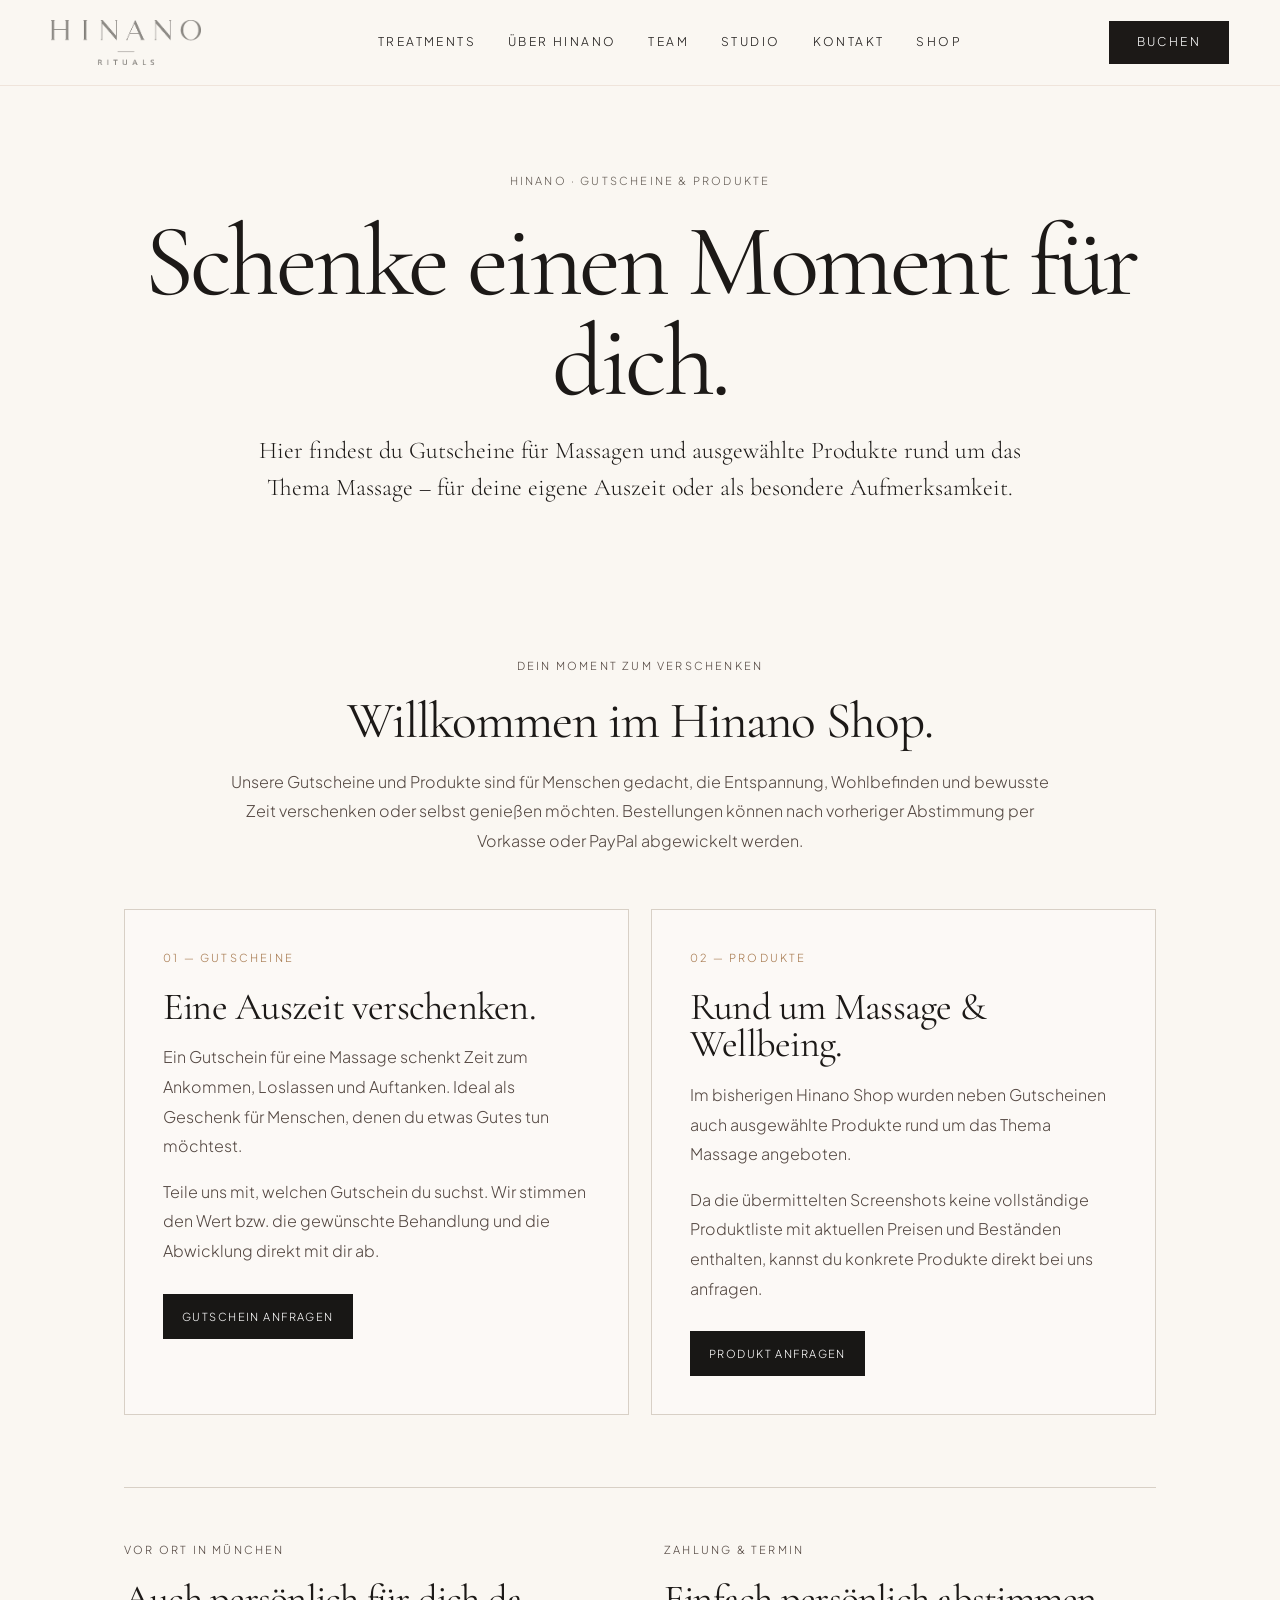
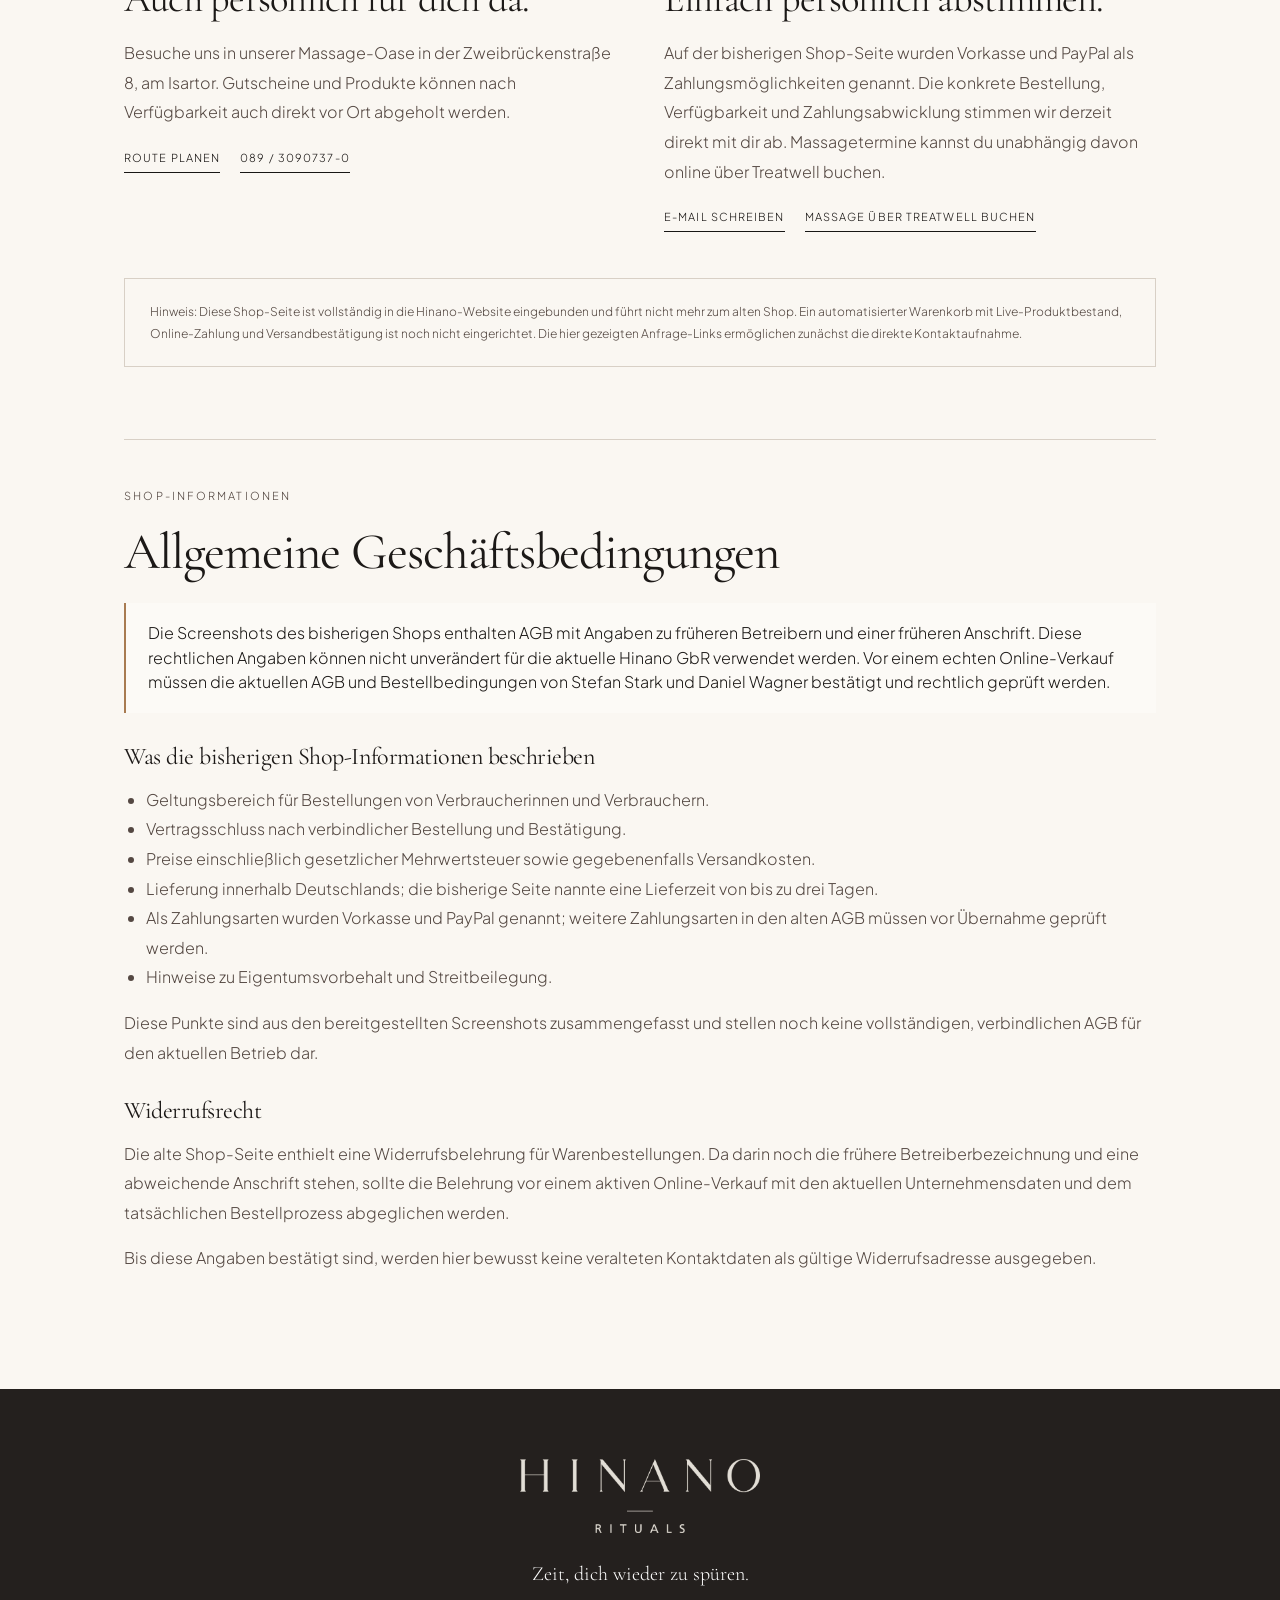
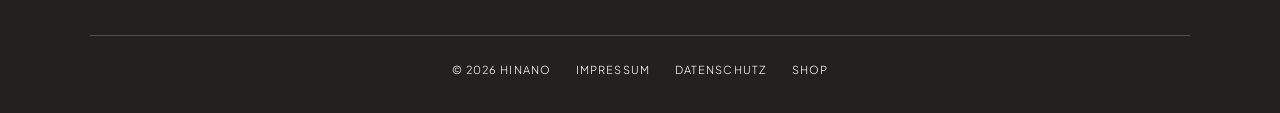
<file: shop.html>
<!doctype html>
<html lang="de">
<head>
<meta charset="utf-8">
<meta name="viewport" content="width=device-width,initial-scale=1">
<meta name="theme-color" content="#f3efe8">
<title>Hinano Shop · Gutscheine & ausgewählte Produkte</title>
<meta name="description" content="Gutscheine für Massagen und ausgewählte Produkte rund um Massage und Wellbeing direkt bei Hinano entdecken.">
<link rel="preconnect" href="https://fonts.googleapis.com">
<link rel="preconnect" href="https://fonts.gstatic.com" crossorigin>
<link href="https://fonts.googleapis.com/css2?family=Cormorant+Garamond:ital,wght@0,300;0,400;0,500;0,600;1,400&family=Plus+Jakarta+Sans:wght@300;400;500;600&display=swap" rel="stylesheet">
<link rel="stylesheet" href="styles.css">
<style>
.shop-hero{padding:86px 7vw 74px;text-align:center;background:var(--cream)}
.shop-hero .eyebrow{margin-bottom:22px}
.shop-hero h1{font-size:clamp(54px,8vw,104px);letter-spacing:-.035em;max-width:1000px;margin:0 auto 20px}
.shop-hero .lead{font-family:Georgia,serif;font-size:clamp(18px,2vw,24px);max-width:790px;margin:0 auto;line-height:1.55}
.shop-wrap{max-width:1160px;margin:0 auto;padding:76px 5vw 100px}
.shop-intro{max-width:820px;margin:0 auto 54px;text-align:center}
.shop-intro h2,.shop-details h2{font-size:clamp(34px,4vw,52px);margin:12px 0 20px}
.shop-intro p,.shop-card p,.shop-details p,.legal-copy p,.legal-copy li{color:var(--earth);line-height:1.85}
.shop-cards{display:grid;grid-template-columns:repeat(2,minmax(0,1fr));gap:22px;margin:48px 0 72px}
.shop-card{padding:38px;border:1px solid var(--line);background:rgba(255,255,255,.25)}
.shop-card .eyebrow{color:var(--cognac)}
.shop-card h3{font-size:clamp(30px,3vw,40px);margin:15px 0}
.shop-card .shop-action{display:inline-block;margin-top:12px;padding:14px 19px;background:var(--ink);color:#fff;font-size:11px;letter-spacing:.13em;text-transform:uppercase}
.shop-details{border-top:1px solid var(--line);padding-top:52px;display:grid;grid-template-columns:1fr 1fr;gap:48px}
.shop-details h2{font-size:clamp(32px,3vw,43px)}
.shop-links{display:flex;gap:20px;flex-wrap:wrap;margin-top:22px}
.shop-links a{border-bottom:1px solid var(--ink);padding-bottom:6px;font-size:11px;letter-spacing:.1em;text-transform:uppercase}
.shop-note{margin-top:46px;padding:22px 25px;border:1px solid var(--line);font-size:12px;line-height:1.8;color:var(--earth)}
.legal-copy{margin-top:72px;border-top:1px solid var(--line);padding-top:46px}
.legal-copy h2{font-size:clamp(36px,4vw,52px);margin:8px 0 26px}
.legal-copy h3{font-family:Georgia,serif;font-size:24px;font-weight:400;margin:32px 0 10px}
.legal-copy ul{padding-left:22px}
.legal-copy .legal-warning{padding:18px 22px;background:rgba(255,255,255,.3);border-left:2px solid var(--cognac);margin:26px 0}
@media(max-width:700px){
 .shop-hero{padding:64px 6vw 52px}.shop-wrap{padding:52px 6vw 70px}
 .shop-cards,.shop-details{grid-template-columns:1fr}.shop-card{padding:27px}
 .shop-details{gap:28px}.legal-copy{margin-top:52px;padding-top:34px}
}
</style>
</head>
<body>
<header class="site-header">
<a class="brand" href="index.html#top" aria-label="Hinano Startseite"><img src="assets/hinano-logo-transparent.png" alt="Hinano Rituals"></a>
<nav><a href="index.html#treatments">Treatments</a><a href="index.html#hinano">Über Hinano</a><a href="index.html#team">Team</a><a href="index.html#studio">Studio</a><a href="index.html#kontakt">Kontakt</a><a href="shop.html" aria-current="page">Shop</a></nav>
<a class="book small" href="index.html#buchen">Buchen</a><button class="menu" aria-label="Menü öffnen">Menü</button>
</header>
<div class="mobile-nav"><a href="index.html#treatments">Treatments</a><a href="index.html#hinano">Über Hinano</a><a href="index.html#team">Team</a><a href="index.html#studio">Studio</a><a href="index.html#kontakt">Kontakt</a><a href="shop.html">Shop</a><a href="index.html#buchen">Termin buchen</a></div>
<main>
<section class="shop-hero">
<p class="eyebrow">HINANO · GUTSCHEINE & PRODUKTE</p>
<h1>Schenke einen Moment für dich.</h1>
<p class="lead">Hier findest du Gutscheine für Massagen und ausgewählte Produkte rund um das Thema Massage – für deine eigene Auszeit oder als besondere Aufmerksamkeit.</p>
</section>
<section class="shop-wrap">
<div class="shop-intro">
<p class="eyebrow">Dein Moment zum Verschenken</p>
<h2>Willkommen im Hinano Shop.</h2>
<p>Unsere Gutscheine und Produkte sind für Menschen gedacht, die Entspannung, Wohlbefinden und bewusste Zeit verschenken oder selbst genießen möchten. Bestellungen können nach vorheriger Abstimmung per Vorkasse oder PayPal abgewickelt werden.</p>
</div>
<div class="shop-cards">
<article class="shop-card">
<p class="eyebrow">01 — GUTSCHEINE</p>
<h3>Eine Auszeit verschenken.</h3>
<p>Ein Gutschein für eine Massage schenkt Zeit zum Ankommen, Loslassen und Auftanken. Ideal als Geschenk für Menschen, denen du etwas Gutes tun möchtest.</p>
<p>Teile uns mit, welchen Gutschein du suchst. Wir stimmen den Wert bzw. die gewünschte Behandlung und die Abwicklung direkt mit dir ab.</p>
<a class="shop-action" href="mailto:info@hinano.de?subject=Anfrage%20Hinano-Gutschein">Gutschein anfragen</a>
</article>
<article class="shop-card">
<p class="eyebrow">02 — PRODUKTE</p>
<h3>Rund um Massage & Wellbeing.</h3>
<p>Im bisherigen Hinano Shop wurden neben Gutscheinen auch ausgewählte Produkte rund um das Thema Massage angeboten.</p>
<p>Da die übermittelten Screenshots keine vollständige Produktliste mit aktuellen Preisen und Beständen enthalten, kannst du konkrete Produkte direkt bei uns anfragen.</p>
<a class="shop-action" href="mailto:info@hinano.de?subject=Anfrage%20Hinano-Produkte">Produkt anfragen</a>
</article>
</div>
<div class="shop-details">
<div>
<p class="eyebrow">Vor Ort in München</p>
<h2>Auch persönlich für dich da.</h2>
<p>Besuche uns in unserer Massage-Oase in der Zweibrückenstraße 8, am Isartor. Gutscheine und Produkte können nach Verfügbarkeit auch direkt vor Ort abgeholt werden.</p>
<div class="shop-links"><a href="https://www.google.com/maps/search/?api=1&query=Zweibr%C3%BCckenstra%C3%9Fe+8%2C+80331+M%C3%BCnchen" target="_blank" rel="noopener">Route planen</a><a href="tel:+498930907370">089 / 3090737-0</a></div>
</div>
<div>
<p class="eyebrow">Zahlung & Termin</p>
<h2>Einfach persönlich abstimmen.</h2>
<p>Auf der bisherigen Shop-Seite wurden Vorkasse und PayPal als Zahlungsmöglichkeiten genannt. Die konkrete Bestellung, Verfügbarkeit und Zahlungsabwicklung stimmen wir derzeit direkt mit dir ab. Massagetermine kannst du unabhängig davon online über Treatwell buchen.</p>
<div class="shop-links"><a href="mailto:info@hinano.de?subject=Anfrage%20Hinano%20Shop">E-Mail schreiben</a><a href="https://buchung.treatwell.de/ort/100050481/menue/" target="_blank" rel="noopener">Massage über Treatwell buchen</a></div>
</div>
</div>
<div class="shop-note">Hinweis: Diese Shop-Seite ist vollständig in die Hinano-Website eingebunden und führt nicht mehr zum alten Shop. Ein automatisierter Warenkorb mit Live-Produktbestand, Online-Zahlung und Versandbestätigung ist noch nicht eingerichtet. Die hier gezeigten Anfrage-Links ermöglichen zunächst die direkte Kontaktaufnahme.</div>

<section class="legal-copy" id="agb">
<p class="eyebrow">Shop-Informationen</p>
<h2>Allgemeine Geschäftsbedingungen</h2>
<div class="legal-warning">Die Screenshots des bisherigen Shops enthalten AGB mit Angaben zu früheren Betreibern und einer früheren Anschrift. Diese rechtlichen Angaben können nicht unverändert für die aktuelle Hinano GbR verwendet werden. Vor einem echten Online-Verkauf müssen die aktuellen AGB und Bestellbedingungen von Stefan Stark und Daniel Wagner bestätigt und rechtlich geprüft werden.</div>
<h3>Was die bisherigen Shop-Informationen beschrieben</h3>
<ul>
<li>Geltungsbereich für Bestellungen von Verbraucherinnen und Verbrauchern.</li>
<li>Vertragsschluss nach verbindlicher Bestellung und Bestätigung.</li>
<li>Preise einschließlich gesetzlicher Mehrwertsteuer sowie gegebenenfalls Versandkosten.</li>
<li>Lieferung innerhalb Deutschlands; die bisherige Seite nannte eine Lieferzeit von bis zu drei Tagen.</li>
<li>Als Zahlungsarten wurden Vorkasse und PayPal genannt; weitere Zahlungsarten in den alten AGB müssen vor Übernahme geprüft werden.</li>
<li>Hinweise zu Eigentumsvorbehalt und Streitbeilegung.</li>
</ul>
<p>Diese Punkte sind aus den bereitgestellten Screenshots zusammengefasst und stellen noch keine vollständigen, verbindlichen AGB für den aktuellen Betrieb dar.</p>
<h3>Widerrufsrecht</h3>
<p>Die alte Shop-Seite enthielt eine Widerrufsbelehrung für Warenbestellungen. Da darin noch die frühere Betreiberbezeichnung und eine abweichende Anschrift stehen, sollte die Belehrung vor einem aktiven Online-Verkauf mit den aktuellen Unternehmensdaten und dem tatsächlichen Bestellprozess abgeglichen werden.</p>
<p>Bis diese Angaben bestätigt sind, werden hier bewusst keine veralteten Kontaktdaten als gültige Widerrufsadresse ausgegeben.</p>
</section>
</section>
</main>
<footer><img src="assets/hinano-logo-transparent.png" alt="Hinano Rituals"><p>Zeit, dich wieder zu spüren.</p><div><span>© 2026 Hinano</span><a href="impressum.html">Impressum</a><a href="datenschutz.html">Datenschutz</a><a href="shop.html">Shop</a></div></footer>
<script src="script.js"></script>
</body>
</html>
</file>
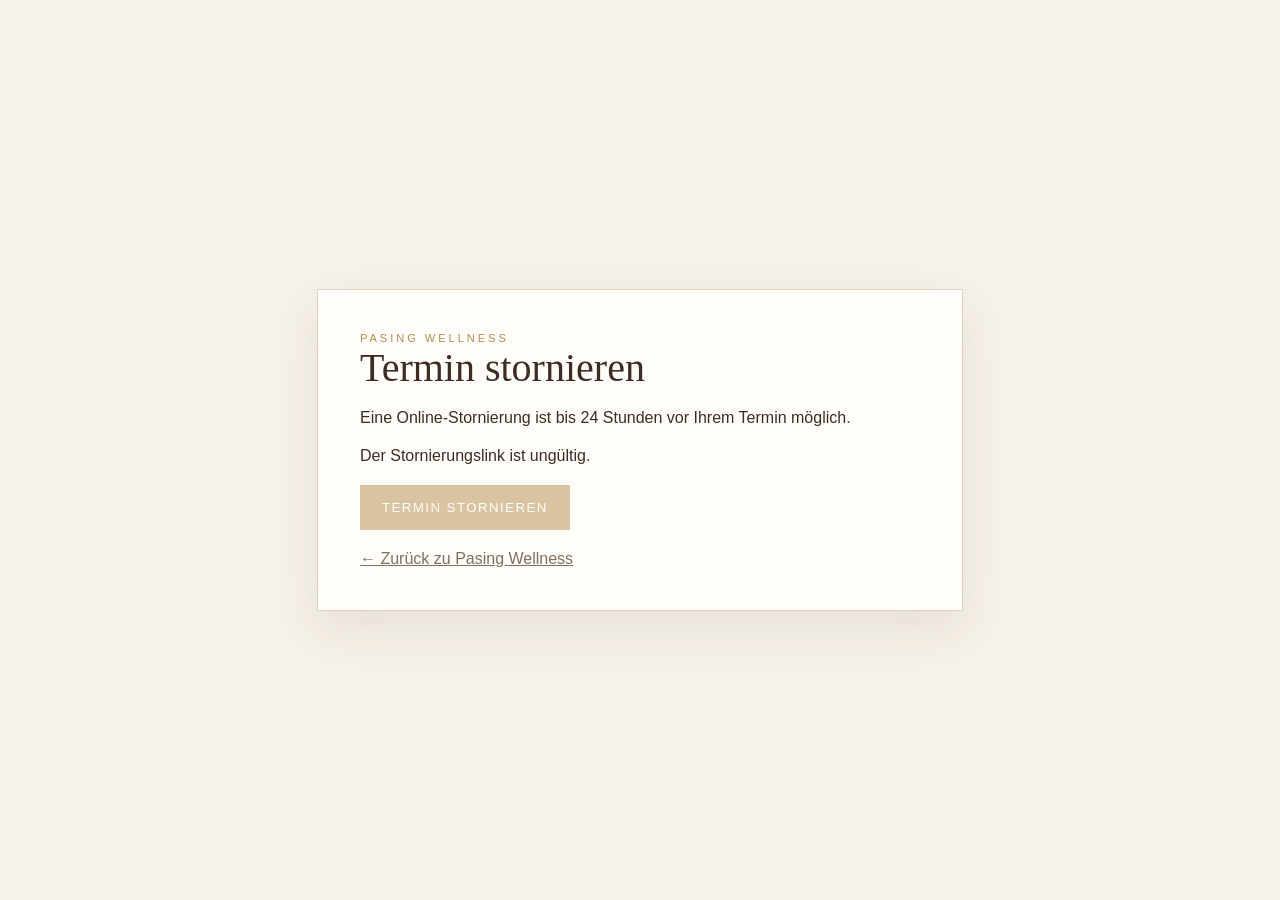
<file: stornieren.html>
<!doctype html><html lang="de"><head><meta charset="utf-8"><meta name="viewport" content="width=device-width,initial-scale=1"><title>Termin stornieren | Pasing Wellness</title><style>body{margin:0;background:#f7f2e9;color:#3e2c24;font-family:Arial,sans-serif;display:grid;min-height:100vh;place-items:center}.card{width:min(560px,90%);background:#fffdf9;border:1px solid #ded2c1;padding:42px;box-shadow:0 18px 45px rgba(55,37,28,.09)}h1{font:normal 40px Georgia,serif;margin:0 0 18px}.btn{border:0;background:#b58b4c;color:white;padding:15px 22px;text-transform:uppercase;letter-spacing:1.4px;cursor:pointer}.btn:disabled{opacity:.5}.msg{margin:20px 0}.back{display:inline-block;margin-top:20px;color:#806e61}</style></head><body><main class="card"><div style="letter-spacing:3px;text-transform:uppercase;font-size:11px;color:#b58b4c">Pasing Wellness</div><h1>Termin stornieren</h1><p>Eine Online-Stornierung ist bis 24 Stunden vor Ihrem Termin möglich.</p><div class="msg" id="msg">Möchten Sie Ihren Termin wirklich stornieren?</div><button class="btn" id="cancelBtn">Termin stornieren</button><br><a class="back" href="/">← Zurück zu Pasing Wellness</a></main><script>const token=new URLSearchParams(location.search).get('token');const btn=document.getElementById('cancelBtn'),msg=document.getElementById('msg');if(!token){msg.textContent='Der Stornierungslink ist ungültig.';btn.disabled=true}btn.onclick=async()=>{btn.disabled=true;btn.textContent='Wird storniert …';try{const r=await fetch('/api/cancel',{method:'POST',headers:{'Content-Type':'application/json'},body:JSON.stringify({token})});const d=await r.json();if(!r.ok)throw new Error(d.error||'Stornierung nicht möglich.');msg.innerHTML='<strong>Ihr Termin wurde storniert.</strong><br>Der Zeitraum ist wieder für andere Kunden freigegeben.';btn.remove()}catch(e){msg.textContent=e.message;btn.disabled=false;btn.textContent='Termin stornieren'}};</script></body></html>
</file>
<file: styles.css>
:root{--cream:#f3efe8;--paper:#faf8f4;--ink:#181715;--earth:#544842;--cognac:#9b6845;--gold:#b28b50;--line:#d8d0c6}*{box-sizing:border-box}html{scroll-behavior:smooth}body{margin:0;background:var(--paper);color:var(--ink);font-family:Arial,Helvetica,sans-serif;font-size:16px;line-height:1.55}h1,h2,h3{font-family:Georgia,'Times New Roman',serif;font-weight:400;line-height:.98;margin:0}a{color:inherit;text-decoration:none}.site-header{height:86px;display:grid;grid-template-columns:180px 1fr 120px;align-items:center;padding:0 4vw;position:sticky;top:0;z-index:20;background:rgba(250,248,244,.94);backdrop-filter:blur(14px);border-bottom:1px solid rgba(0,0,0,.06)}.brand img{width:150px;display:block}.site-header nav{display:flex;justify-content:center;gap:32px;font-size:12px;text-transform:uppercase;letter-spacing:.12em}.book{display:inline-flex;justify-content:center;align-items:center;background:var(--ink);color:white;padding:16px 24px;text-transform:uppercase;letter-spacing:.12em;font-size:12px}.book.small{padding:12px 18px}.menu,.mobile-nav{display:none}.hero{min-height:calc(100vh - 86px);display:grid;grid-template-columns:48% 52%;background:var(--cream)}.hero-copy{padding:8vh 7vw 6vh;display:flex;flex-direction:column;justify-content:center}.hero-logo{width:min(390px,80%);margin-bottom:6vh}.eyebrow{text-transform:uppercase;letter-spacing:.2em;font-size:11px;margin:0 0 20px;color:#655d56}.hero h1{font-size:clamp(56px,6.2vw,104px);letter-spacing:-.04em}.lead{font-family:Georgia,serif;font-size:20px;max-width:540px;margin:28px 0}.actions{display:flex;gap:22px;align-items:center}.quiet{display:inline-block;border-bottom:1px solid;padding:12px 0;text-transform:uppercase;letter-spacing:.12em;font-size:11px}.location{margin-top:40px;font-size:12px;letter-spacing:.08em}.hero-image{position:relative;min-height:650px;overflow:hidden}.hero-image img{width:100%;height:100%;object-fit:cover}.image-note{position:absolute;left:30px;bottom:30px;background:rgba(250,248,244,.9);padding:12px 16px;font-family:Georgia,serif}.statement{padding:130px 8vw;text-align:center;max-width:1050px;margin:auto}.statement h2,.section-title h2,.experience h2,.team h2,.contact h2{font-size:clamp(48px,6vw,86px);letter-spacing:-.035em}.statement>p:not(.eyebrow){font-family:Georgia,serif;font-size:23px;max-width:720px;margin:32px auto}.pillars{display:flex;justify-content:center;gap:0;margin-top:55px}.pillars span{padding:0 40px;border-right:1px solid var(--line);text-transform:uppercase;letter-spacing:.18em;font-size:11px}.pillars span:last-child{border:0}.treatments{padding:110px 6vw;background:var(--earth);color:#f7f3ed}.section-title{max-width:720px;margin-bottom:60px}.section-title>p:last-child{max-width:580px;font-family:Georgia,serif;font-size:19px}.treatments .eyebrow{color:#d6c9bd}.cards{display:grid;grid-template-columns:1fr 1fr;border-top:1px solid rgba(255,255,255,.25)}.cards article{padding:48px 5vw 52px 0;border-bottom:1px solid rgba(255,255,255,.25)}.cards article:nth-child(odd){border-right:1px solid rgba(255,255,255,.25)}.cards article:nth-child(even){padding-left:5vw}.cards article>span{color:#d6c9bd;font-size:11px;letter-spacing:.15em}.cards h3{font-size:38px;margin:20px 0}.cards p{max-width:520px;color:#ddd4cb}.prices{display:flex;gap:16px;flex-wrap:wrap;margin:26px 0}.prices b{font-weight:400;font-size:12px;border:1px solid rgba(255,255,255,.25);padding:8px 10px}.cards a{font-size:12px;text-transform:uppercase;letter-spacing:.14em}.offer{margin-top:60px;border:1px solid rgba(255,255,255,.35);padding:30px;display:grid;grid-template-columns:1fr 1fr 2fr;align-items:center}.offer span{text-transform:uppercase;letter-spacing:.15em;font-size:11px}.offer strong{font-family:Georgia,serif;font-size:30px;font-weight:400}.offer p{margin:0}.experience{padding:120px 7vw;display:grid;grid-template-columns:1fr 1fr;gap:80px}.experience-grid{display:grid;grid-template-columns:1fr 1fr}.experience-grid article{padding:30px;border-top:1px solid var(--line)}.experience-grid b{font-family:Georgia,serif;font-size:24px;font-weight:400}.experience-grid p{font-size:14px;color:#5c554f}.team{display:grid;grid-template-columns:48% 52%;background:#1d1b19;color:white}.team-photo img{width:100%;height:100%;min-height:720px;object-fit:cover;object-position:center 25%}.team-copy{padding:110px 8vw;display:flex;flex-direction:column;justify-content:center}.team .eyebrow{color:#bcb2a9}.team-copy>p:not(.eyebrow){font-family:Georgia,serif;font-size:19px;color:#d6d0c9;max-width:580px;margin:32px 0}.team-names{margin-top:30px;border-top:1px solid #514d48}.team-names div{display:flex;justify-content:space-between;gap:20px;padding:20px 0;border-bottom:1px solid #514d48}.team-names strong{font-family:Georgia,serif;font-size:20px;font-weight:400}.team-names span{color:#bcb2a9;font-size:13px}.studio{padding:120px 6vw}.gallery{display:grid;grid-template-columns:1fr 1.5fr 1fr;gap:14px}.gallery img{width:100%;height:560px;object-fit:cover}.gallery img:first-child,.gallery img:last-child{height:440px;margin-top:60px}.booking{padding:130px 6vw;text-align:center;background:var(--cream)}.booking img{width:300px;max-width:70%;margin-bottom:40px}.booking h2{font-size:clamp(54px,7vw,100px)}.booking>p:not(.eyebrow){font-family:Georgia,serif;font-size:20px}.booking .book{margin:24px 0 14px}.booking small{display:block;color:#706961}.contact{padding:120px 7vw}.contact>div:first-child{display:grid;grid-template-columns:1fr 1.3fr;margin-bottom:70px}.contact-grid{display:grid;grid-template-columns:repeat(3,1fr);border-top:1px solid var(--line);border-bottom:1px solid var(--line)}.contact-grid>div{padding:32px 30px 32px 0}.contact-grid b{text-transform:uppercase;letter-spacing:.16em;font-size:11px}.contact-grid p{font-family:Georgia,serif;font-size:18px}footer{background:var(--earth);color:white;padding:70px 7vw 35px;text-align:center}footer img{width:240px}footer>p{font-family:Georgia,serif;font-size:20px}footer>div{display:flex;justify-content:center;gap:25px;margin-top:45px;padding-top:25px;border-top:1px solid rgba(255,255,255,.2);font-size:11px;text-transform:uppercase;letter-spacing:.1em}.notice{position:fixed;left:50%;bottom:25px;transform:translate(-50%,120px);background:#181715;color:white;padding:14px 18px;font-size:13px;z-index:50;transition:.3s}.notice.show{transform:translate(-50%,0)}
@media(max-width:900px){.site-header{grid-template-columns:1fr auto auto;gap:16px;height:72px}.brand img{width:120px}.site-header nav{display:none}.menu{display:block;border:0;background:none;text-transform:uppercase;letter-spacing:.12em;font-size:11px}.mobile-nav{position:fixed;top:72px;left:0;right:0;z-index:19;background:var(--paper);padding:25px 5vw;border-bottom:1px solid var(--line)}.mobile-nav.open{display:grid;gap:18px}.hero{grid-template-columns:1fr}.hero-copy{padding:70px 7vw}.hero-logo{margin-bottom:45px}.hero-image{min-height:65vh}.experience,.team{grid-template-columns:1fr}.team-photo img{min-height:520px}.gallery{grid-template-columns:1fr 1fr}.gallery img,.gallery img:first-child,.gallery img:last-child{height:380px;margin:0}.gallery img:nth-child(2){grid-column:span 2}.contact>div:first-child{grid-template-columns:1fr}.contact-grid{grid-template-columns:1fr}.offer{grid-template-columns:1fr;gap:10px}.cards{grid-template-columns:1fr}.cards article:nth-child(odd){border-right:0}.cards article:nth-child(even){padding-left:0}.pillars{flex-direction:column;gap:12px}.pillars span{border:0;padding:0}.experience{gap:40px}.actions{align-items:flex-start;flex-direction:column}}@media(max-width:560px){.site-header .book.small{display:none}.site-header{grid-template-columns:1fr auto}.hero h1{font-size:52px}.statement,.treatments,.experience,.studio,.contact{padding-top:85px;padding-bottom:85px}.statement h2,.section-title h2,.experience h2,.team h2,.contact h2{font-size:46px}.cards h3{font-size:31px}.experience-grid{grid-template-columns:1fr}.team-copy{padding:80px 7vw}.team-names div{flex-direction:column}.gallery{display:block}.gallery img,.gallery img:first-child,.gallery img:last-child{height:320px;margin:0 0 12px}.contact-grid{display:block}footer>div{flex-wrap:wrap}.hero-image{min-height:500px}}

/* Neue Studiofotografie */
.gallery-new{display:grid;grid-template-columns:1.25fr .75fr;grid-template-rows:520px 430px;gap:14px}.gallery-new figure{position:relative;margin:0;overflow:hidden;background:#e8e0d6}.gallery-new figure img{width:100%;height:100%;margin:0;display:block;object-fit:cover;transition:transform .7s ease}.gallery-new figure:hover img{transform:scale(1.015)}.gallery-new figcaption{position:absolute;left:20px;bottom:18px;background:rgba(250,248,244,.9);backdrop-filter:blur(8px);padding:9px 12px;font-size:10px;text-transform:uppercase;letter-spacing:.15em}.gallery-reception{grid-column:1}.gallery-treatment{grid-column:2}.gallery-curtains{grid-column:1}.gallery-entrance{grid-column:2}.gallery-new .gallery-treatment img,.gallery-new .gallery-curtains img{object-position:center center}
@media(max-width:900px){.gallery-new{grid-template-columns:1fr 1fr;grid-template-rows:400px 400px}.gallery-new figure,.gallery-new .gallery-reception,.gallery-new .gallery-treatment,.gallery-new .gallery-curtains,.gallery-new .gallery-entrance{grid-column:auto}.gallery-new figure img{height:100%}}
@media(max-width:560px){.gallery-new{display:grid;grid-template-columns:1fr;grid-template-rows:none;gap:12px}.gallery-new figure,.gallery-new .gallery-reception,.gallery-new .gallery-treatment,.gallery-new .gallery-curtains,.gallery-new .gallery-entrance{grid-column:1;height:auto}.gallery-new figure img{height:auto;aspect-ratio:4/5;object-fit:cover}.gallery-new .gallery-reception img,.gallery-new .gallery-entrance img{aspect-ratio:4/3}}

/* Team redesign */
.team{display:block;background:#1d1b19;color:white;padding:120px 6vw}.team-intro{max-width:760px;margin-bottom:60px}.team-intro .eyebrow{color:#bcb2a9}.team-intro>p:last-child{font-family:Georgia,serif;font-size:19px;color:#d6d0c9;max-width:600px;margin:28px 0 0}.team-grid{display:grid;grid-template-columns:1fr 1fr;gap:1px;background:#514d48;border:1px solid #514d48}.team-card{background:#1d1b19;display:grid;grid-template-columns:minmax(180px,42%) 1fr;min-height:390px}.team-card img{width:100%;height:100%;object-fit:cover;aspect-ratio:1/1}.team-card>div{padding:38px 34px;display:flex;flex-direction:column;justify-content:center}.team-card h3{font-size:36px;margin:0 0 8px}.team-role{text-transform:uppercase;letter-spacing:.14em;font-size:10px;color:#bcb2a9;margin:0 0 24px}.team-card p:last-child{color:#d6d0c9;font-size:14px;line-height:1.65;margin:0}
@media(max-width:1100px){.team-grid{grid-template-columns:1fr}.team-card{grid-template-columns:38% 1fr}}
@media(max-width:650px){.team{padding:85px 7vw}.team-card{display:block}.team-card img{height:auto;aspect-ratio:1/1}.team-card>div{padding:30px 25px 36px}.team-card h3{font-size:32px}}

/* 2026 editorial luxury refinement based on approved redesign direction */
:root{--cream:#FAF7F2;--card:#F4EEE5;--sand:#EADBCE;--cognac:#A87B51;--gold:#C5A880;--dark:#1C1917;--charcoal:#24201E;--muted:#78716C}
body{background:var(--cream);color:var(--dark);font-family:"Plus Jakarta Sans",sans-serif}
h1,h2,h3,.statement h2,.experience h2,.booking h2,.contact h2,.team h2{font-family:"Cormorant Garamond",serif;font-weight:400;letter-spacing:-.02em}
.site-header{background:rgba(250,247,242,.92);backdrop-filter:blur(14px);border-bottom:1px solid rgba(234,219,206,.65)}
.site-header nav a,.site-header .small,.eyebrow{letter-spacing:.2em;text-transform:uppercase}
.hero{background:var(--cream);gap:clamp(2rem,5vw,5rem)}
.hero h1{font-size:clamp(4rem,7vw,7.6rem);line-height:.9}.hero h1 br+*{font-style:italic}
.hero-image{box-shadow:0 30px 70px rgba(28,25,23,.14)}
.statement{background:rgba(244,238,229,.62)}
.statement h2,.section-title h2,.team-intro h2{font-size:clamp(3.3rem,6vw,6rem);line-height:.94}
.cards article{background:transparent;border:1px solid var(--sand);box-shadow:none;transition:.3s ease}.cards article:hover{border-color:var(--cognac);transform:translateY(-3px)}
.cards h3{font-size:2.15rem}.offer{background:var(--card);border:1px solid var(--sand)}
.experience,.team{background:var(--charcoal);color:var(--cream)}.experience .eyebrow,.team .eyebrow,.team-role{color:var(--gold)}
.experience-grid article{border-color:rgba(197,168,128,.25)}.experience-grid b{font-family:"Cormorant Garamond",serif;color:var(--gold);font-size:1.8rem;font-weight:400}
.gallery figure{border:1px solid rgba(234,219,206,.7);box-shadow:none}.gallery img{transition:transform .7s ease}.gallery figure:hover img{transform:scale(1.025)}
.team-card{background:transparent!important;border:0!important;border-top:1px solid rgba(197,168,128,.28)!important;border-radius:0!important;padding-top:2rem!important}.team-card img{border:1px solid rgba(197,168,128,.45);box-shadow:0 18px 40px rgba(0,0,0,.18)}.team-card h3{font-size:2.35rem;color:var(--cream)}.team-card p:not(.team-role){color:#d6d3d1}
.booking{background:rgba(234,219,206,.45)}
.book{background:var(--dark);border-color:var(--dark);letter-spacing:.18em;text-transform:uppercase}.book:hover{background:var(--cognac);border-color:var(--cognac)}
.quiet{letter-spacing:.12em}.contact{background:var(--cream)}
footer{background:var(--charcoal)}
@media(min-width:900px){.team-grid{gap:4.5rem 5rem}.team-card{align-items:flex-start}.team-card img{width:180px;height:180px}.gallery-new{grid-template-columns:1.35fr .85fr}.gallery-reception{grid-row:span 2}}

/* Hero balance refinement: copy leads, photography supports */
@media(min-width:901px){
  .hero{grid-template-columns:minmax(0,62%) minmax(340px,38%);gap:0;min-height:calc(92vh - 86px);align-items:stretch}
  .hero-copy{padding:5.5vh 6vw 5vh 5vw;justify-content:center}
  .hero-logo{width:min(330px,58%);margin-bottom:3.5vh}
  .hero h1{font-size:clamp(58px,5.7vw,96px);max-width:720px}
  .lead{max-width:560px;margin:22px 0 24px}
  .location{margin-top:26px}
  .hero-image{min-height:0;height:calc(92vh - 86px);margin:2.8vh 2.8vw 2.8vh 0;box-shadow:0 24px 55px rgba(28,25,23,.12)}
  .hero-image img{object-position:center center}
  .image-note{left:22px;bottom:22px}
}
@media(min-width:1400px){
  .hero{grid-template-columns:minmax(0,64%) minmax(380px,36%)}
  .hero-copy{padding-left:5vw;padding-right:7vw}
}

/* Restored team presentation — 2026-10-04 */
.team{display:block!important;background:#1d1b19!important;color:#fff!important;padding:0!important}
.team-intro{display:none!important}
.team-grid{display:grid!important;grid-template-columns:1fr 1fr!important;gap:0!important;background:#514d48!important;border:1px solid #514d48!important}
.team-card{display:grid!important;grid-template-columns:42% 58%!important;min-height:390px!important;background:#1d1b19!important;border:0!important;border-top:0!important;padding:0!important;align-items:stretch!important}
.team-card:nth-child(1),.team-card:nth-child(2){border-bottom:1px solid #514d48!important}
.team-card:nth-child(1),.team-card:nth-child(3){border-right:1px solid #514d48!important}
.team-card img{display:block!important;width:100%!important;height:100%!important;min-height:390px!important;aspect-ratio:auto!important;object-fit:cover!important;object-position:center!important;border:0!important;box-shadow:none!important;background:#fff!important}
.team-card>div{padding:38px 34px!important;display:flex!important;flex-direction:column!important;justify-content:center!important}
.team-card h3{font-family:Georgia,'Times New Roman',serif!important;font-size:36px!important;font-weight:400!important;line-height:1!important;color:#fff!important;margin:0 0 8px!important}
.team-role{font-family:Arial,Helvetica,sans-serif!important;text-transform:uppercase!important;letter-spacing:.14em!important;font-size:10px!important;color:#c5a880!important;margin:0 0 24px!important}
.team-card p:last-child{font-family:Arial,Helvetica,sans-serif!important;color:#eee9e3!important;font-size:14px!important;line-height:1.65!important;margin:0!important}
@media(max-width:1100px){.team-grid{grid-template-columns:1fr!important}.team-card{grid-template-columns:38% 62%!important}.team-card:nth-child(1),.team-card:nth-child(2),.team-card:nth-child(3){border-right:0!important;border-bottom:1px solid #514d48!important}}
@media(max-width:650px){.team-card{display:block!important;min-height:0!important}.team-card img{height:auto!important;min-height:0!important;aspect-ratio:1/1!important}.team-card>div{padding:30px 25px 36px!important}.team-card h3{font-size:32px!important}}

/* Studio gallery correction only — keep all other sections unchanged */
@media(min-width:901px){
  .gallery-new{
    grid-template-columns:1.25fr .75fr!important;
    grid-template-rows:460px 460px!important;
    gap:14px!important;
  }
  .gallery-new .gallery-reception,
  .gallery-new .gallery-treatment,
  .gallery-new .gallery-curtains,
  .gallery-new .gallery-entrance{
    grid-row:auto!important;
  }
  .gallery-new figure{
    min-height:0!important;
  }
  .gallery-new figure img{
    width:100%!important;
    height:100%!important;
    object-fit:cover!important;
    margin:0!important;
  }
  .gallery-new .gallery-reception img{object-position:center center!important}
  .gallery-new .gallery-treatment img{object-position:center center!important}
  .gallery-new .gallery-curtains img{object-position:center center!important}
  .gallery-new .gallery-entrance img{object-position:center center!important}
}

/* Premium typography + treatment refinement — requested 2026-10-04 */
body,
.site-header nav,
.site-header .small,
.book,
.quiet,
.eyebrow,
.location,
.cards p,
.cards a,
.team-role,
.team-card p,
.gallery-new figcaption,
.contact-grid b,
footer>div,
.booking small,
.notice{
  font-family:"Plus Jakarta Sans",sans-serif!important;
}
body{font-weight:300}
h1,h2,h3,
.statement h2,.section-title h2,.experience h2,.booking h2,.contact h2,.team h2,
.lead,.statement>p:not(.eyebrow),.section-title>p:last-child,
.experience-grid b,.team-card h3,.contact-grid p,footer>p{
  font-family:"Cormorant Garamond",serif!important;
}
.hero h1 em{font-style:italic;font-weight:300}
.hero h1 br+*{font-style:normal}

/* Keep header as the single brand mark in the hero area */
.hero-logo{display:none!important}

/* Team: preserve approved 2x2 layout, harmonize typography and soften portrait integration */
.team-card h3{font-family:"Cormorant Garamond",serif!important;font-weight:400!important}
.team-role{font-family:"Plus Jakarta Sans",sans-serif!important;font-weight:400!important}
.team-card p:last-child{font-family:"Plus Jakarta Sans",sans-serif!important;font-weight:300!important}
.team-card img{background:#eee7de!important;filter:saturate(.88) contrast(.97) brightness(.96)}

/* Treatment nomenclature + quiet price typography */
.ritual-name{margin:-10px 0 20px!important;color:var(--gold)!important;text-transform:uppercase;letter-spacing:.16em;font-size:10px!important;font-weight:400}
.prices{display:block!important;margin:26px 0!important;color:#eee7de!important;font-size:12px!important;letter-spacing:.025em}
.prices i{font-style:normal;color:rgba(238,231,222,.42);padding:0 9px}
.prices b{border:0!important;padding:0!important;font-weight:300!important}

/* Reopening message: editorial, not a sales banner */
.offer{margin-top:64px!important;padding:28px 0!important;border:0!important;border-top:1px solid rgba(197,168,128,.35)!important;border-bottom:1px solid rgba(197,168,128,.35)!important;background:transparent!important;grid-template-columns:.8fr 1.25fr 2fr!important;gap:28px}
.offer span{color:var(--gold);font-weight:400}
.offer strong{font-family:"Cormorant Garamond",serif!important;font-size:28px!important;font-weight:400!important}
.offer p{font-weight:300;color:#ddd4cb}

/* Booking placeholder: guest-facing language only */
.booking small{font-weight:300;letter-spacing:.02em}

@media(max-width:900px){
  .offer{grid-template-columns:1fr!important;gap:8px!important}
}

/* Header logo visibility adjustment only */
.site-header .brand img{filter:brightness(.62) contrast(1.08);}

/* Booking logo visibility: match header logo exactly */
.booking > img{filter:brightness(.62) contrast(1.08);}

/* Mobile treatment cards only — complete frames and consistent inner spacing */
@media (max-width: 900px){
  .treatments .cards{
    border-top:0;
    gap:12px;
  }
  .treatments .cards article,
  .treatments .cards article:nth-child(odd),
  .treatments .cards article:nth-child(even){
    border:1px solid rgba(255,255,255,.25);
    padding:40px 24px 44px 24px;
  }
}

/* Mobile: prevent enlarged iPhone text from widening the treatment cards */
@media (max-width: 900px){
  .treatments .cards article{
    min-width:0;
  }
  .treatments .cards h3{
    min-width:0;
    overflow-wrap:anywhere;
    word-break:break-word;
  }
  .treatments .cards .prices{
    min-width:0;
    overflow-wrap:anywhere;
  }
}


/* Discreet service-boundary note in the booking area */
.booking-note{
  max-width: 760px;
  margin: 34px auto 0;
  text-align: left;
  border-top: 1px solid var(--line);
  border-bottom: 1px solid var(--line);
}
.booking-note summary{
  list-style: none;
  cursor: pointer;
  padding: 17px 0;
  text-align: center;
  text-transform: uppercase;
  letter-spacing: .16em;
  font-family: "Plus Jakarta Sans",sans-serif;
  font-size: 11px;
  color: #706961;
}
.booking-note summary::-webkit-details-marker{display:none}
.booking-note summary::after{
  content:"+";
  margin-left:10px;
  font-size:14px;
  letter-spacing:0;
}
.booking-note[open] summary::after{content:"−"}
.booking-note-content{
  padding: 0 10px 22px;
  color:#706961;
  font-family:"Plus Jakarta Sans",sans-serif;
  font-size:13px;
  line-height:1.7;
}
.booking-note-content p{margin:0 0 10px}
.booking-note-content p:last-child{margin-bottom:0}
.booking-note-content strong{font-weight:500;color:#514b45}
@media(max-width:900px){
  .booking-note{margin-top:30px}
  .booking-note-content{font-size:12px;line-height:1.65}
}


/* Live-site sync (2026-10-10): service-boundary notice is always visible */
.booking-note{
  display:block;
  max-width:760px;
  margin:34px auto 24px;
  padding:0 10px 22px;
  text-align:left;
  border-top:1px solid var(--line);
  border-bottom:1px solid var(--line);
}
.booking-note-title{
  margin:0;
  padding:17px 0 20px;
  text-align:center;
  text-transform:uppercase;
  letter-spacing:.16em;
  font-family:"Plus Jakarta Sans",sans-serif;
  font-size:11px;
  color:#706961;
}
.booking-note-content{
  padding:0;
  color:#706961;
  font-family:"Plus Jakarta Sans",sans-serif;
  font-size:13px;
  line-height:1.7;
}
.booking-note-content p{margin:0 0 10px}
.booking-note-content p:last-child{margin-bottom:0}
.booking-note-content strong{font-weight:500;color:#514b45}
@media(max-width:900px){
  .booking-note{margin-top:30px;padding:0 0 20px}
  .booking-note-content{font-size:12px;line-height:1.65}
}
</file>
